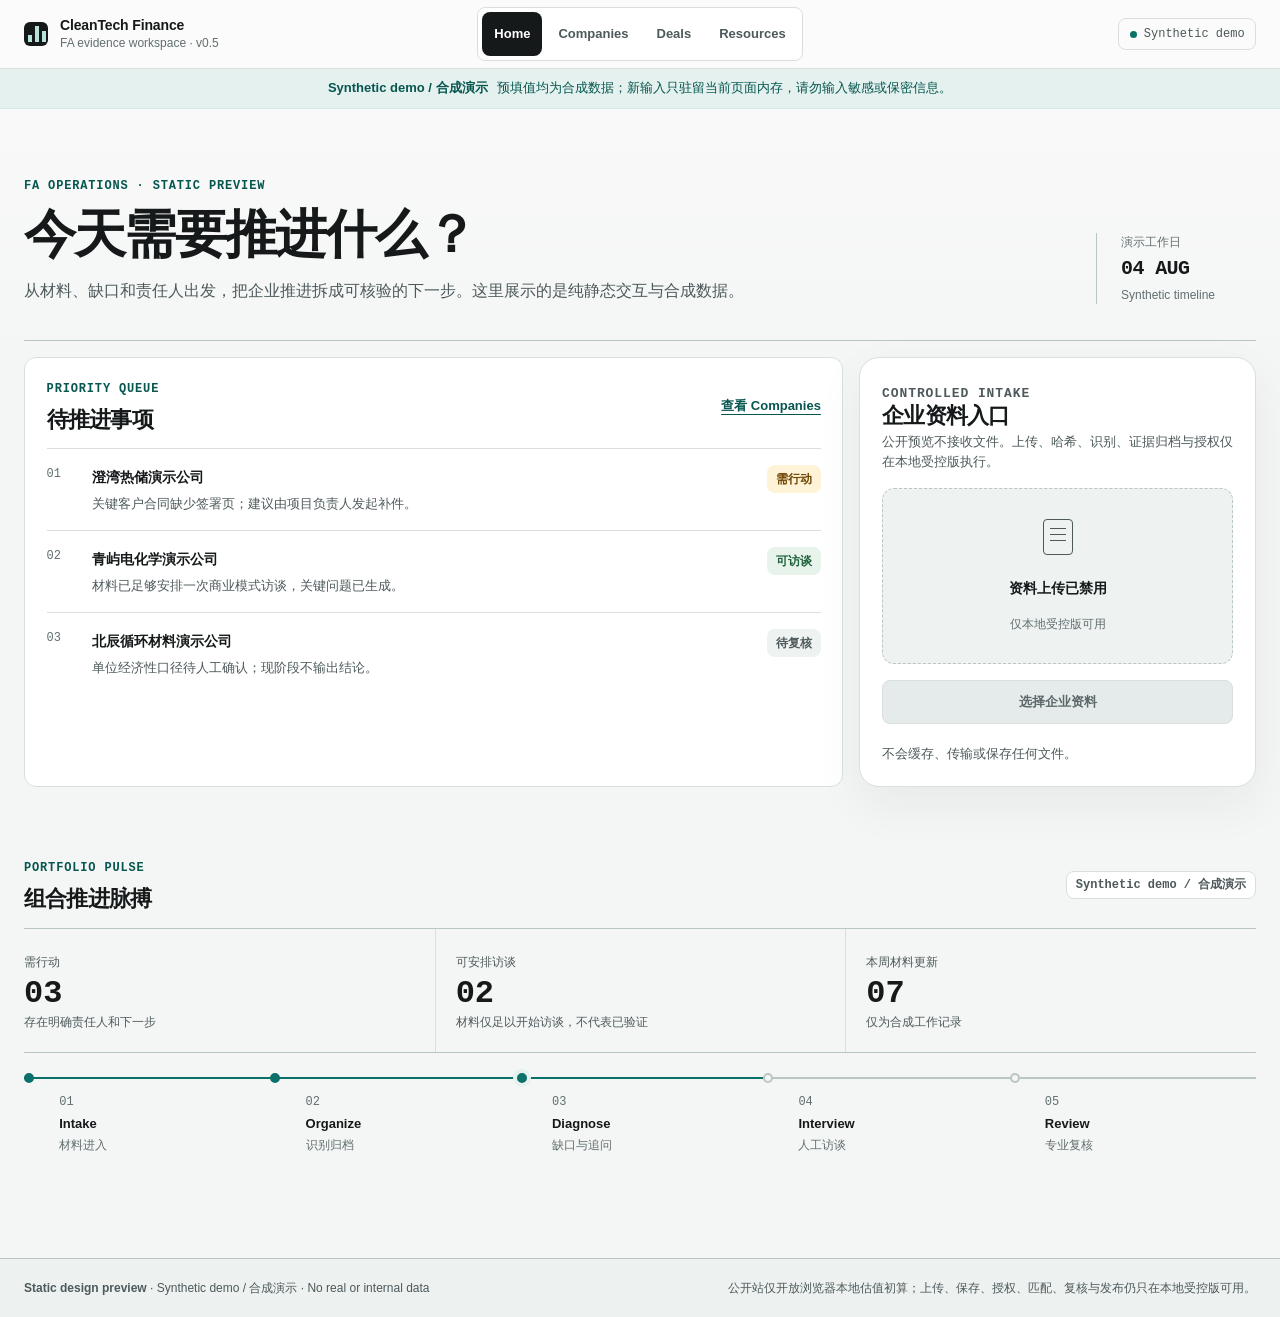
<file: public-preview/index.html>
<!doctype html>
<html lang="zh-CN">
  <head>
    <meta charset="utf-8">
    <meta name="viewport" content="width=device-width, initial-scale=1">
    <meta name="robots" content="noindex,nofollow,noarchive,nosnippet,noimageindex">
    <meta name="color-scheme" content="light">
    <meta
      name="description"
      content="CleanTech Finance 静态设计预览。页面仅包含 Synthetic demo / 合成演示数据。"
    >
    <title>CleanTech Finance · Synthetic demo</title>
    <link rel="icon" href="data:,">
    <link rel="stylesheet" href="styles.css?v=20260804-1">
    <script src="valuation-calculator.js?v=20260804-1" defer></script>
    <script src="app.js?v=20260804-1" defer></script>
  </head>
  <body>
    <a class="skip-link" href="#main-content">跳到主要内容</a>

    <header class="app-header">
      <div class="header-inner">
        <a class="brand" href="#home" data-view-link="home" aria-label="CleanTech Finance 首页">
          <span class="brand-mark" aria-hidden="true"><i></i><i></i><i></i></span>
          <span class="brand-copy">
            <strong>CleanTech Finance</strong>
            <small>FA evidence workspace · v0.5</small>
          </span>
        </a>

        <nav class="global-nav" aria-label="主导航">
          <a href="#home" data-view-link="home">Home</a>
          <a href="#companies" data-view-link="companies">Companies</a>
          <a href="#deals" data-view-link="deals">Deals</a>
          <a href="#resources" data-view-link="resources">Resources</a>
        </nav>

        <div class="demo-badge" title="页面不包含真实企业、交易、政策、课程或导师数据">
          <span aria-hidden="true"></span>
          Synthetic demo
        </div>
      </div>
    </header>

    <main id="main-content" tabindex="-1">
      <aside class="demo-disclosure" role="note" aria-label="演示数据说明">
        <strong>Synthetic demo / 合成演示</strong>
        <span>预填值均为合成数据；新输入只驻留当前页面内存，请勿输入敏感或保密信息。</span>
      </aside>

      <section class="app-view home-view" data-view="home" aria-labelledby="home-title">
        <div class="home-heading page-shell">
          <div>
            <p class="eyebrow">FA OPERATIONS · STATIC PREVIEW</p>
            <h1 id="home-title" tabindex="-1">今天需要推进什么？</h1>
            <p class="lede">
              从材料、缺口和责任人出发，把企业推进拆成可核验的下一步。这里展示的是纯静态交互与合成数据。
            </p>
          </div>
          <div class="date-block" aria-label="演示工作日">
            <span>演示工作日</span>
            <strong>04 AUG</strong>
            <small>Synthetic timeline</small>
          </div>
        </div>

        <div class="home-grid page-shell">
          <section class="priority-panel panel" aria-labelledby="priority-title">
            <div class="section-heading">
              <div>
                <p class="kicker">Priority queue</p>
                <h2 id="priority-title">待推进事项</h2>
              </div>
              <a class="text-link" href="#companies" data-view-link="companies">查看 Companies</a>
            </div>
            <ol class="priority-list">
              <li>
                <span class="priority-index">01</span>
                <div>
                  <strong>澄湾热储演示公司</strong>
                  <p>关键客户合同缺少签署页；建议由项目负责人发起补件。</p>
                </div>
                <span class="status-chip warning">需行动</span>
              </li>
              <li>
                <span class="priority-index">02</span>
                <div>
                  <strong>青屿电化学演示公司</strong>
                  <p>材料已足够安排一次商业模式访谈，关键问题已生成。</p>
                </div>
                <span class="status-chip ready">可访谈</span>
              </li>
              <li>
                <span class="priority-index">03</span>
                <div>
                  <strong>北辰循环材料演示公司</strong>
                  <p>单位经济性口径待人工确认；现阶段不输出结论。</p>
                </div>
                <span class="status-chip neutral">待复核</span>
              </li>
            </ol>
          </section>

          <section class="intake-panel panel" aria-labelledby="intake-title">
            <div>
              <p class="kicker">Controlled intake</p>
              <h2 id="intake-title">企业资料入口</h2>
              <p>公开预览不接收文件。上传、哈希、识别、证据归档与授权仅在本地受控版执行。</p>
            </div>
            <div class="disabled-drop" aria-disabled="true">
              <span class="file-glyph" aria-hidden="true"></span>
              <strong>资料上传已禁用</strong>
              <small>仅本地受控版可用</small>
            </div>
            <button class="primary-button" type="button" disabled>选择企业资料</button>
            <p class="safety-note">不会缓存、传输或保存任何文件。</p>
          </section>
        </div>

        <section class="operations-section page-shell" aria-labelledby="operations-title">
          <div class="section-heading">
            <div>
              <p class="kicker">Portfolio pulse</p>
              <h2 id="operations-title">组合推进脉搏</h2>
            </div>
            <span class="synthetic-label">Synthetic demo / 合成演示</span>
          </div>
          <div class="metric-grid">
            <article>
              <span>需行动</span>
              <strong>03</strong>
              <p>存在明确责任人和下一步</p>
            </article>
            <article>
              <span>可安排访谈</span>
              <strong>02</strong>
              <p>材料仅足以开始访谈，不代表已验证</p>
            </article>
            <article>
              <span>本周材料更新</span>
              <strong>07</strong>
              <p>仅为合成工作记录</p>
            </article>
          </div>
          <ol class="workflow-rail" aria-label="企业推进工作流">
            <li class="is-active"><span>01</span><strong>Intake</strong><small>材料进入</small></li>
            <li class="is-active"><span>02</span><strong>Organize</strong><small>识别归档</small></li>
            <li class="is-current"><span>03</span><strong>Diagnose</strong><small>缺口与追问</small></li>
            <li><span>04</span><strong>Interview</strong><small>人工访谈</small></li>
            <li><span>05</span><strong>Review</strong><small>专业复核</small></li>
          </ol>
        </section>
      </section>

      <section class="app-view" data-view="companies" aria-labelledby="companies-title" hidden>
        <div class="page-shell product-page">
          <header class="page-heading">
            <div>
              <p class="eyebrow">PORTFOLIO OPERATIONS</p>
              <h1 id="companies-title" tabindex="-1">Companies</h1>
              <p>按“需行动、负责人、下一步”推进企业，不用汇总分数替代专业判断。</p>
            </div>
            <button class="primary-button" type="button" disabled>添加企业</button>
          </header>

          <div class="compact-metrics" aria-label="企业组合概览">
            <article><span>需行动</span><strong>3</strong><small>有明确缺口</small></article>
            <article><span>可访谈</span><strong>2</strong><small>仅表示材料够开始</small></article>
            <article><span>本周更新</span><strong>4</strong><small>合成记录</small></article>
          </div>

          <section class="portfolio-panel panel" aria-labelledby="company-list-title">
            <div class="section-heading portfolio-toolbar">
              <div>
                <p class="kicker">Decision queue</p>
                <h2 id="company-list-title">企业推进清单</h2>
              </div>
              <div class="filter-controls" role="search" aria-label="筛选企业">
                <label>
                  <span>搜索</span>
                  <input id="company-search" type="search" autocomplete="off" placeholder="企业或下一步">
                </label>
                <label>
                  <span>状态</span>
                  <select id="company-status">
                    <option value="all">全部状态</option>
                    <option value="action">需行动</option>
                    <option value="interview">可访谈</option>
                    <option value="review">待复核</option>
                    <option value="organized">已整理</option>
                  </select>
                </label>
              </div>
            </div>

            <p class="filter-summary" id="company-filter-summary" role="status" aria-live="polite"></p>
            <div class="table-wrap" tabindex="0" aria-describedby="company-table-help">
              <p class="visually-hidden" id="company-table-help">窄屏设备上企业记录会转换为纵向卡片。</p>
              <table class="company-table">
                <caption>合成演示企业推进记录</caption>
                <thead>
                  <tr>
                    <th scope="col">企业</th>
                    <th scope="col">状态</th>
                    <th scope="col">关键需求</th>
                    <th scope="col">负责人</th>
                    <th scope="col">更新</th>
                    <th scope="col">下一步</th>
                  </tr>
                </thead>
                <tbody id="company-table-body"></tbody>
              </table>
            </div>
            <div class="empty-state" id="company-empty" hidden>
              <strong>没有符合条件的合成企业</strong>
              <p>调整搜索词或状态筛选。</p>
            </div>
          </section>

          <section class="company-inspector panel" id="company-inspector" aria-labelledby="company-inspector-title" aria-live="polite">
            <div class="section-heading">
              <div>
                <p class="kicker">Selected company</p>
                <h2 id="company-inspector-title">选择一条企业记录</h2>
              </div>
              <span class="synthetic-label">Synthetic demo / 合成演示</span>
            </div>
            <p id="company-inspector-copy">查看当前缺口、证据边界和建议动作。此处不会写入或保存更改。</p>
            <dl class="inspector-grid" id="company-inspector-grid"></dl>
          </section>
        </div>
      </section>

      <section class="app-view" data-view="deals" aria-labelledby="deals-title" hidden>
        <div class="page-shell product-page deals-page">
          <header class="page-heading">
            <div>
              <p class="eyebrow">TRANSACTION WORKSPACE</p>
              <h1 id="deals-title" tabindex="-1">Deals</h1>
              <p>阶段、估值、复核与审计分开推进；四类 readiness 独立呈现，绝不合并为总分。</p>
            </div>
            <button class="primary-button" type="button" disabled>新建交易</button>
          </header>

          <div class="deal-layout">
            <aside class="deal-index panel" aria-labelledby="deal-index-title">
              <div class="section-heading compact-heading">
                <div>
                  <p class="kicker">Deal index</p>
                  <h2 id="deal-index-title">交易清单</h2>
                </div>
                <span>2 条</span>
              </div>
              <label class="stacked-field">
                <span>搜索交易</span>
                <input id="deal-search" type="search" autocomplete="off" placeholder="标的或负责人">
              </label>
              <div class="deal-list" id="deal-list" aria-live="polite"></div>
            </aside>

            <section class="deal-workbench panel" aria-labelledby="deal-record-title">
              <header class="deal-record-heading">
                <div>
                  <span class="synthetic-label">Synthetic demo / 合成演示</span>
                  <h2 id="deal-record-title">澄湾热储演示交易</h2>
                  <p id="deal-record-meta">买方演示主体 · 负责人：项目经理 A · 更新于 2 小时前</p>
                </div>
                <span class="status-chip warning" id="deal-stage-chip">初步接触</span>
              </header>

              <section class="readiness-section" aria-labelledby="readiness-title">
                <div class="section-heading compact-heading">
                  <div>
                    <p class="kicker">Independent readiness</p>
                    <h3 id="readiness-title">四项独立准备状态</h3>
                  </div>
                  <span class="no-score">不加权 · 不汇总 · 无总分</span>
                </div>
                <div class="readiness-grid" id="readiness-grid"></div>
              </section>

              <div class="deal-tabs" role="tablist" aria-label="交易工作区">
                <button type="button" role="tab" id="deal-tab-overview" aria-controls="deal-panel-overview" aria-selected="true" tabindex="0" data-deal-tab="overview">Overview</button>
                <button type="button" role="tab" id="deal-tab-stage" aria-controls="deal-panel-stage" aria-selected="false" tabindex="-1" data-deal-tab="stage">Stage</button>
                <button type="button" role="tab" id="deal-tab-valuation" aria-controls="deal-panel-valuation" aria-selected="false" tabindex="-1" data-deal-tab="valuation">Valuation</button>
                <button type="button" role="tab" id="deal-tab-review" aria-controls="deal-panel-review" aria-selected="false" tabindex="-1" data-deal-tab="review">Review</button>
                <button type="button" role="tab" id="deal-tab-audit" aria-controls="deal-panel-audit" aria-selected="false" tabindex="-1" data-deal-tab="audit">Audit</button>
              </div>

              <div class="deal-panel" role="tabpanel" id="deal-panel-overview" aria-labelledby="deal-tab-overview" data-deal-panel="overview" tabindex="0">
                <div class="overview-grid">
                  <section>
                    <p class="kicker">Next action</p>
                    <h3>补齐客户合同签署页</h3>
                    <p>当前文件只能证明合同草案存在，不能证明双方已完成签署。</p>
                    <dl class="detail-list">
                      <div><dt>负责人</dt><dd>项目经理 A</dd></div>
                      <div><dt>截止</dt><dd>演示日 + 3 天</dd></div>
                      <div><dt>影响范围</dt><dd>商业与财务准备状态</dd></div>
                    </dl>
                  </section>
                  <section>
                    <p class="kicker">Evidence boundary</p>
                    <h3>现有材料能说明什么</h3>
                    <ul class="plain-list">
                      <li>管理层提供过客户合作表述。</li>
                      <li>存在一份未签署的合同草案。</li>
                      <li>不能据此确认收入、回款或客户承诺。</li>
                    </ul>
                  </section>
                </div>
              </div>

              <div class="deal-panel" role="tabpanel" id="deal-panel-stage" aria-labelledby="deal-tab-stage" data-deal-panel="stage" tabindex="0" hidden>
                <div class="panel-intro">
                  <div><p class="kicker">Human-confirmed stage</p><h3>初步接触</h3></div>
                  <p>阶段必须由交易负责人确认，系统不根据材料自动推进。</p>
                </div>
                <ol class="stage-list">
                  <li class="complete"><span>01</span><div><strong>委托与边界</strong><small>合成委托范围已记录</small></div></li>
                  <li class="current"><span>02</span><div><strong>初步接触</strong><small>当前人工确认阶段</small></div></li>
                  <li><span>03</span><div><strong>材料交换与尽调</strong><small>尚未进入</small></div></li>
                  <li><span>04</span><div><strong>条款与谈判</strong><small>尚未进入</small></div></li>
                  <li><span>05</span><div><strong>签约与交割</strong><small>尚未进入</small></div></li>
                </ol>
                <button class="secondary-button" type="button" disabled>确认阶段变更</button>
                <p class="safety-note">阶段变更仅在本地受控版可用。</p>
              </div>

              <div class="deal-panel" role="tabpanel" id="deal-panel-valuation" aria-labelledby="deal-tab-valuation" data-deal-panel="valuation" tabindex="0" hidden>
                <div class="panel-intro">
                  <div>
                    <p class="kicker">Browser-local valuation</p>
                    <h3>先把重复算数交给工作站</h3>
                  </div>
                  <span class="status-chip ready">本机计算 · 不上传</span>
                </div>

                <form class="valuation-calculator" id="valuation-calculator-form">
                  <section class="valuation-inputs" aria-labelledby="valuation-inputs-title">
                    <header class="calculator-section-heading">
                      <div>
                        <span class="section-index">01</span>
                        <div>
                          <h4 id="valuation-inputs-title">输入假设</h4>
                          <p>合成示例已预填。金额和股数使用同一数量级。</p>
                        </div>
                      </div>
                      <div class="unit-controls">
                        <label for="valuation-currency">币种</label>
                        <select id="valuation-currency">
                          <option value="CNY">CNY</option>
                          <option value="USD">USD</option>
                          <option value="EUR">EUR</option>
                        </select>
                        <label for="valuation-unit">单位</label>
                        <select id="valuation-unit">
                          <option value="million">百万</option>
                          <option value="billion">十亿</option>
                        </select>
                      </div>
                    </header>

                    <fieldset class="calculator-fieldset">
                      <legend>FCFF forecast</legend>
                      <p class="field-help">未来五年企业自由现金流；允许显性期为负，但第 5 年必须大于 0。</p>
                      <div class="forecast-input-grid">
                        <label><span>Year 1</span><input id="valuation-fcff-1" type="number" inputmode="decimal" step="any" value="4.2" required></label>
                        <label><span>Year 2</span><input id="valuation-fcff-2" type="number" inputmode="decimal" step="any" value="6.3" required></label>
                        <label><span>Year 3</span><input id="valuation-fcff-3" type="number" inputmode="decimal" step="any" value="8.9" required></label>
                        <label><span>Year 4</span><input id="valuation-fcff-4" type="number" inputmode="decimal" step="any" value="11.8" required></label>
                        <label><span>Year 5</span><input id="valuation-fcff-5" type="number" inputmode="decimal" step="any" value="14.6" required></label>
                      </div>
                    </fieldset>

                    <div class="calculator-fieldsets-row">
                      <fieldset class="calculator-fieldset">
                        <legend>Discounting</legend>
                        <div class="compact-input-grid">
                          <label><span>WACC</span><span class="input-with-suffix"><input id="valuation-wacc" type="number" inputmode="decimal" min="0.0001" max="99" step="any" value="11.5" required><i>%</i></span></label>
                          <label><span>Terminal growth</span><span class="input-with-suffix"><input id="valuation-terminal-growth" type="number" inputmode="decimal" min="-99" max="99" step="0.1" value="2.5" required><i>%</i></span></label>
                          <label><span>折现时点</span><select id="valuation-discount-convention"><option value="period_end">Period-end</option><option value="mid_year">Mid-year</option></select></label>
                        </div>
                      </fieldset>

                      <fieldset class="calculator-fieldset">
                        <legend>EV → Equity bridge</legend>
                        <p class="field-help">简化桥接；未覆盖非经营资产、租赁、养老金等专业重分类项目。</p>
                        <div class="compact-input-grid bridge-input-grid">
                          <label><span>现金及类现金</span><input id="valuation-cash" type="number" inputmode="decimal" min="0" step="any" value="12.0" required></label>
                          <label><span>债务类项目</span><input id="valuation-debt" type="number" inputmode="decimal" min="0" step="any" value="24.5" required></label>
                          <label><span>其他债权及少数股东权益</span><input id="valuation-other-claims" type="number" inputmode="decimal" min="0" step="any" value="1.5" required></label>
                          <label><span>完全摊薄股数</span><input id="valuation-diluted-shares" type="number" inputmode="decimal" min="0.000001" step="any" value="18.0"></label>
                        </div>
                      </fieldset>
                    </div>

                    <details class="comps-cross-check">
                      <summary>自填倍数交叉检查 <span>Illustrative · 独立方法，不与 DCF 加权</span></summary>
                      <div class="comps-controls">
                        <label class="check-control"><input id="valuation-comps-enabled" type="checkbox"><span>同时运行交叉检查</span></label>
                        <label><span>口径</span><select id="valuation-comps-metric"><option value="EV/EBITDA">EV / EBITDA</option><option value="EV/Revenue">EV / Revenue</option></select></label>
                        <label><span>目标 LTM 指标</span><input id="valuation-comps-target" type="number" inputmode="decimal" min="0.000001" step="any" value="13.2"></label>
                        <label><span>低位</span><span class="input-with-suffix"><input id="valuation-comps-low" type="number" inputmode="decimal" min="0.000001" step="any" value="7.0"><i>×</i></span></label>
                        <label><span>中位</span><span class="input-with-suffix"><input id="valuation-comps-base" type="number" inputmode="decimal" min="0.000001" step="any" value="8.5"><i>×</i></span></label>
                        <label><span>高位</span><span class="input-with-suffix"><input id="valuation-comps-high" type="number" inputmode="decimal" min="0.000001" step="any" value="10.0"><i>×</i></span></label>
                      </div>
                    </details>

                    <div class="calculator-actions">
                      <button class="primary-button" id="run-valuation-calculator" type="button">运行初步估值</button>
                      <button class="secondary-button" id="reset-valuation-calculator" type="button">恢复合成示例</button>
                      <span>仅在当前浏览器内计算，不发送、不保存。</span>
                    </div>
                    <div class="calculator-error" id="valuation-calculator-error" role="alert" hidden></div>
                  </section>

                  <section class="valuation-output" id="valuation-output" aria-labelledby="valuation-output-title" aria-live="polite" hidden>
                    <header class="calculator-section-heading output-heading">
                      <div>
                        <span class="section-index">02</span>
                        <div>
                          <h4 id="valuation-output-title">初算结果</h4>
                          <p>Calculation integrity 与 decision readiness 分开呈现。</p>
                        </div>
                      </div>
                      <div class="valuation-status-pair">
                        <span id="valuation-integrity-status">完整性：待运行</span>
                        <span id="valuation-readiness-status">可用性：待运行</span>
                      </div>
                    </header>

                    <div class="valuation-result-grid">
                      <article><span>DCF enterprise value</span><strong id="valuation-dcf-ev">—</strong><small>永续增长法</small></article>
                      <article><span>DCF equity value</span><strong id="valuation-dcf-equity">—</strong><small>完成 EV → Equity 桥接</small></article>
                      <article><span>DCF value / share</span><strong id="valuation-dcf-per-share">—</strong><small>仅在股数口径一致时有效</small></article>
                      <article><span>Terminal value / EV</span><strong id="valuation-terminal-share">—</strong><small>高于 75% 将触发提示</small></article>
                    </div>

                    <section class="comps-result" id="valuation-comps-result" aria-labelledby="valuation-comps-result-title">
                      <div>
                        <span>Illustrative multiple cross-check</span>
                        <h5 id="valuation-comps-result-title">—</h5>
                        <p id="valuation-comps-result-copy">运行后显示独立的市场参考区间。</p>
                      </div>
                      <dl>
                        <div><dt>Low EV</dt><dd id="valuation-comps-low-output">—</dd></div>
                        <div><dt>Base EV</dt><dd id="valuation-comps-base-output">—</dd></div>
                        <div><dt>High EV</dt><dd id="valuation-comps-high-output">—</dd></div>
                      </dl>
                    </section>

                    <section class="sensitivity-section" aria-labelledby="valuation-sensitivity-title">
                      <div class="sensitivity-heading">
                        <div><span>Control range</span><h5 id="valuation-sensitivity-title">WACC × Terminal growth</h5></div>
                        <p>单元格显示企业价值；— 表示 WACC ≤ g，禁止计算。</p>
                      </div>
                      <div class="sensitivity-scroll" tabindex="0" aria-label="估值敏感性表，可横向滚动">
                        <table class="sensitivity-table">
                          <caption>WACC 与终值增长率变化下的 DCF 企业价值敏感性</caption>
                          <thead><tr id="valuation-sensitivity-head"></tr></thead>
                          <tbody id="valuation-sensitivity-body"></tbody>
                        </table>
                      </div>
                    </section>

                    <section class="valuation-warnings" aria-labelledby="valuation-warnings-title">
                      <h5 id="valuation-warnings-title">复核提示</h5>
                      <ul id="valuation-warning-list"></ul>
                    </section>
                  </section>
                </form>

                <div class="boundary-callout">
                  <strong>这是什么，不是什么</strong>
                  <p>这是用于减轻重复算数的 screen-grade 初算，不是投资意见、正式估值意见或事实认定。正式工作流仍需来源、版本哈希、三情景、人工复核与批准。</p>
                </div>
              </div>

              <div class="deal-panel" role="tabpanel" id="deal-panel-review" aria-labelledby="deal-tab-review" data-deal-panel="review" tabindex="0" hidden>
                <div class="panel-intro">
                  <div><p class="kicker">Human review</p><h3>复核门禁</h3></div>
                  <span class="status-chip neutral">2 项待处理</span>
                </div>
                <ul class="review-list">
                  <li><span class="review-state done">已记录</span><div><strong>主体与交易范围</strong><p>合成工作区已记录边界。</p></div></li>
                  <li><span class="review-state pending">待复核</span><div><strong>关键财务口径</strong><p>单位经济性口径需由专业人员确认。</p></div></li>
                  <li><span class="review-state pending">待补件</span><div><strong>客户合同证据</strong><p>缺少签署页与回款证据。</p></div></li>
                </ul>
                <button class="primary-button" type="button" disabled>提交人工复核</button>
              </div>

              <div class="deal-panel" role="tabpanel" id="deal-panel-audit" aria-labelledby="deal-tab-audit" data-deal-panel="audit" tabindex="0" hidden>
                <div class="panel-intro">
                  <div><p class="kicker">Audit trail</p><h3>合成审计记录</h3></div>
                  <span class="synthetic-label">只读演示</span>
                </div>
                <ol class="audit-list">
                  <li><time datetime="2026-08-04T09:30:00+08:00">09:30</time><div><strong>交易工作区建立</strong><p>Actor: Demo operator · 合成事件</p></div></li>
                  <li><time datetime="2026-08-04T10:15:00+08:00">10:15</time><div><strong>阶段由人工确认</strong><p>从“委托与边界”进入“初步接触”。</p></div></li>
                  <li><time datetime="2026-08-04T11:05:00+08:00">11:05</time><div><strong>关键缺口登记</strong><p>客户合同签署页待补充。</p></div></li>
                </ol>
              </div>
            </section>
          </div>
        </div>
      </section>

      <section class="app-view" data-view="resources" aria-labelledby="resources-title" hidden>
        <div class="page-shell product-page resources-page">
          <header class="page-heading">
            <div>
              <p class="eyebrow">REFERENCE DIRECTORY</p>
              <h1 id="resources-title" tabindex="-1">Resources</h1>
              <p>政策、课程和导师分开管理；本页全部为合成目录，不提供真实匹配或官方政策结论。</p>
            </div>
            <button class="secondary-button" type="button" disabled>导入资源目录</button>
          </header>

          <div class="resource-boundary" role="note">
            <strong>政策数据说明</strong>
            <p>政策条目仅为界面结构样例，不对应任何真实文件、机构或有效政策。正式使用必须回到官方原文逐条核验。</p>
          </div>

          <section class="resource-panel panel" aria-labelledby="resource-directory-title">
            <div class="section-heading resource-toolbar">
              <div>
                <p class="kicker">Curated directory</p>
                <h2 id="resource-directory-title">资源目录</h2>
              </div>
              <div class="filter-controls" role="search" aria-label="筛选资源">
                <label>
                  <span>搜索</span>
                  <input id="resource-search" type="search" autocomplete="off" placeholder="名称或适用场景">
                </label>
              </div>
            </div>

            <div class="resource-tabs" role="tablist" aria-label="资源类型">
              <button type="button" role="tab" aria-selected="true" tabindex="0" data-resource-kind="policy">政策说明 <span>2</span></button>
              <button type="button" role="tab" aria-selected="false" tabindex="-1" data-resource-kind="course">课程 <span>2</span></button>
              <button type="button" role="tab" aria-selected="false" tabindex="-1" data-resource-kind="mentor">导师 <span>2</span></button>
            </div>
            <p class="filter-summary" id="resource-filter-summary" role="status" aria-live="polite"></p>
            <ul class="resource-list" id="resource-list"></ul>
            <div class="empty-state" id="resource-empty" hidden>
              <strong>没有符合条件的合成资源</strong>
              <p>调整搜索词或切换资源类型。</p>
            </div>
          </section>
        </div>
      </section>
    </main>

    <footer class="app-footer">
      <div class="page-shell">
        <p><strong>Static design preview</strong> · Synthetic demo / 合成演示 · No real or internal data</p>
        <p>公开站仅开放浏览器本地估值初算；上传、保存、授权、匹配、复核与发布仍只在本地受控版可用。</p>
      </div>
    </footer>

    <div class="live-region visually-hidden" id="live-region" role="status" aria-live="polite"></div>
    <noscript>
      <div class="noscript-banner">此静态预览需要 JavaScript 才能切换视图；页面仍不会发起任何网络请求。</div>
    </noscript>
  </body>
</html>
</file>
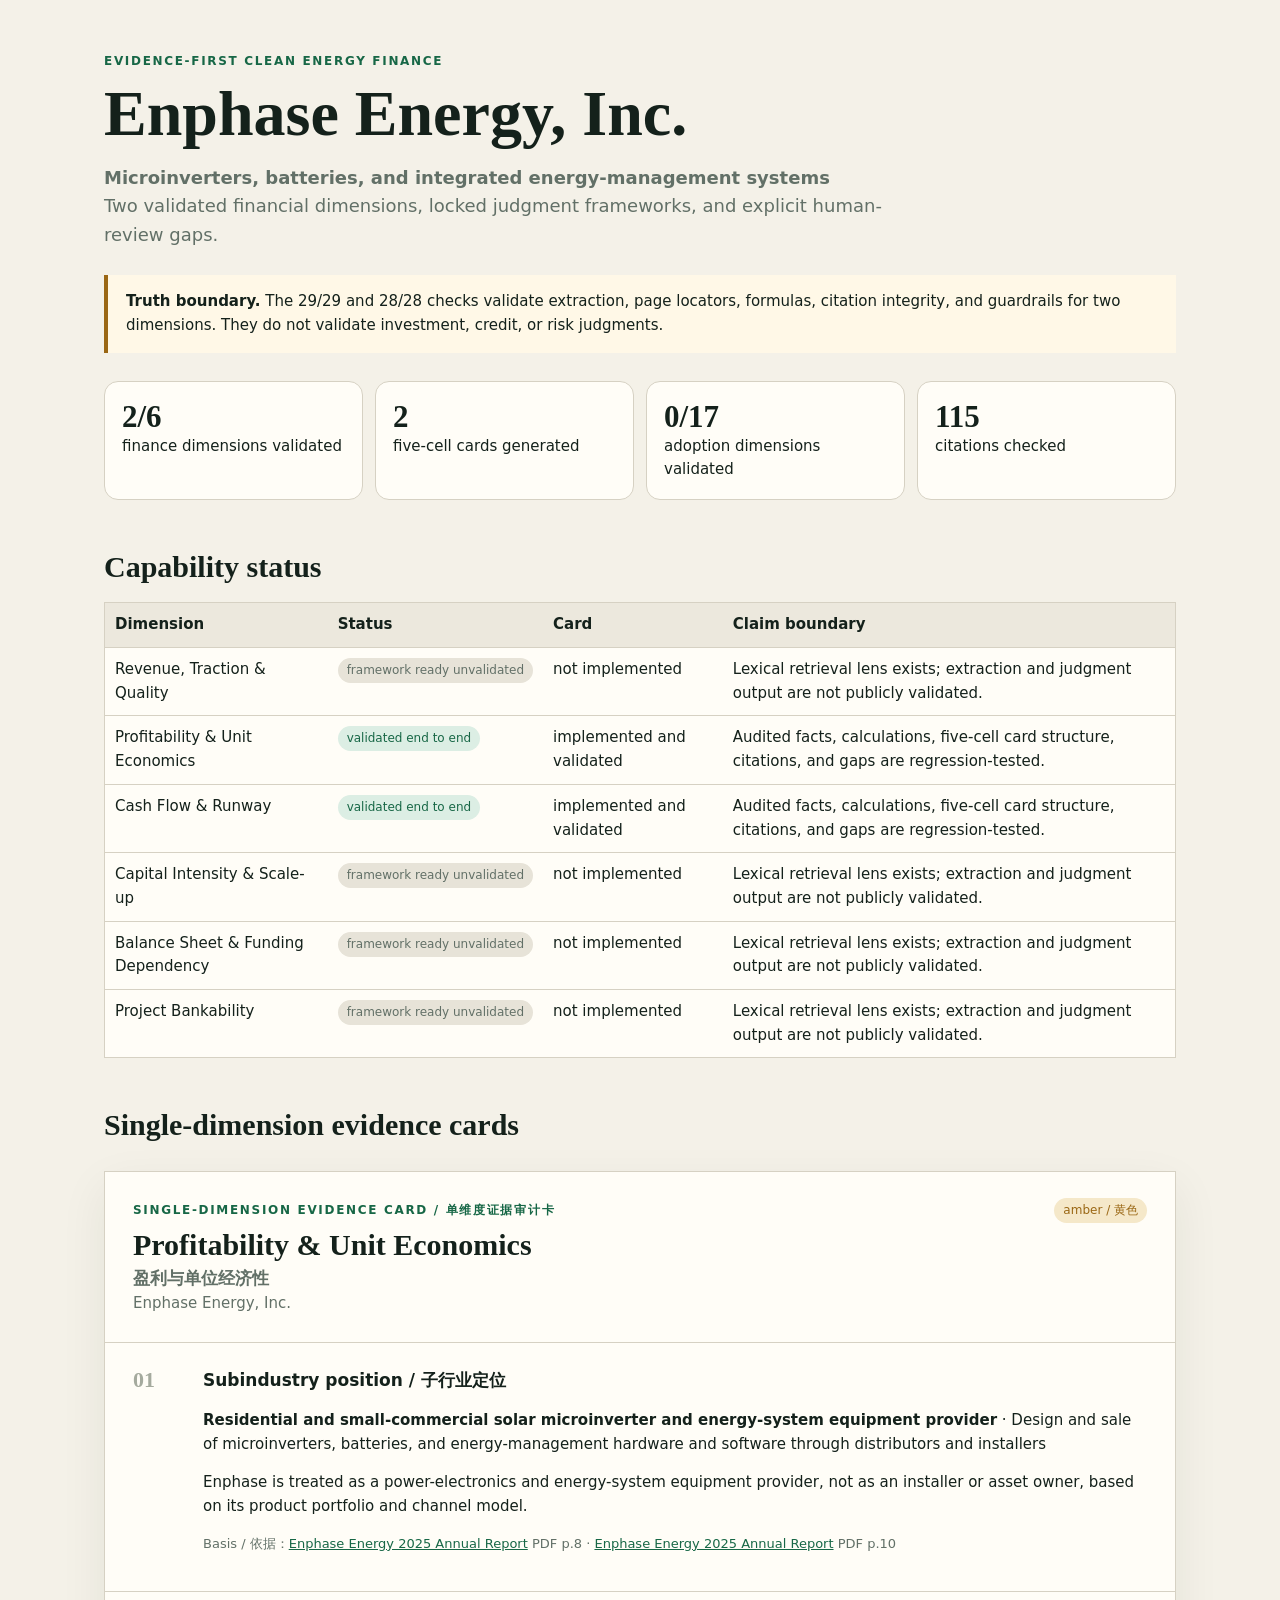
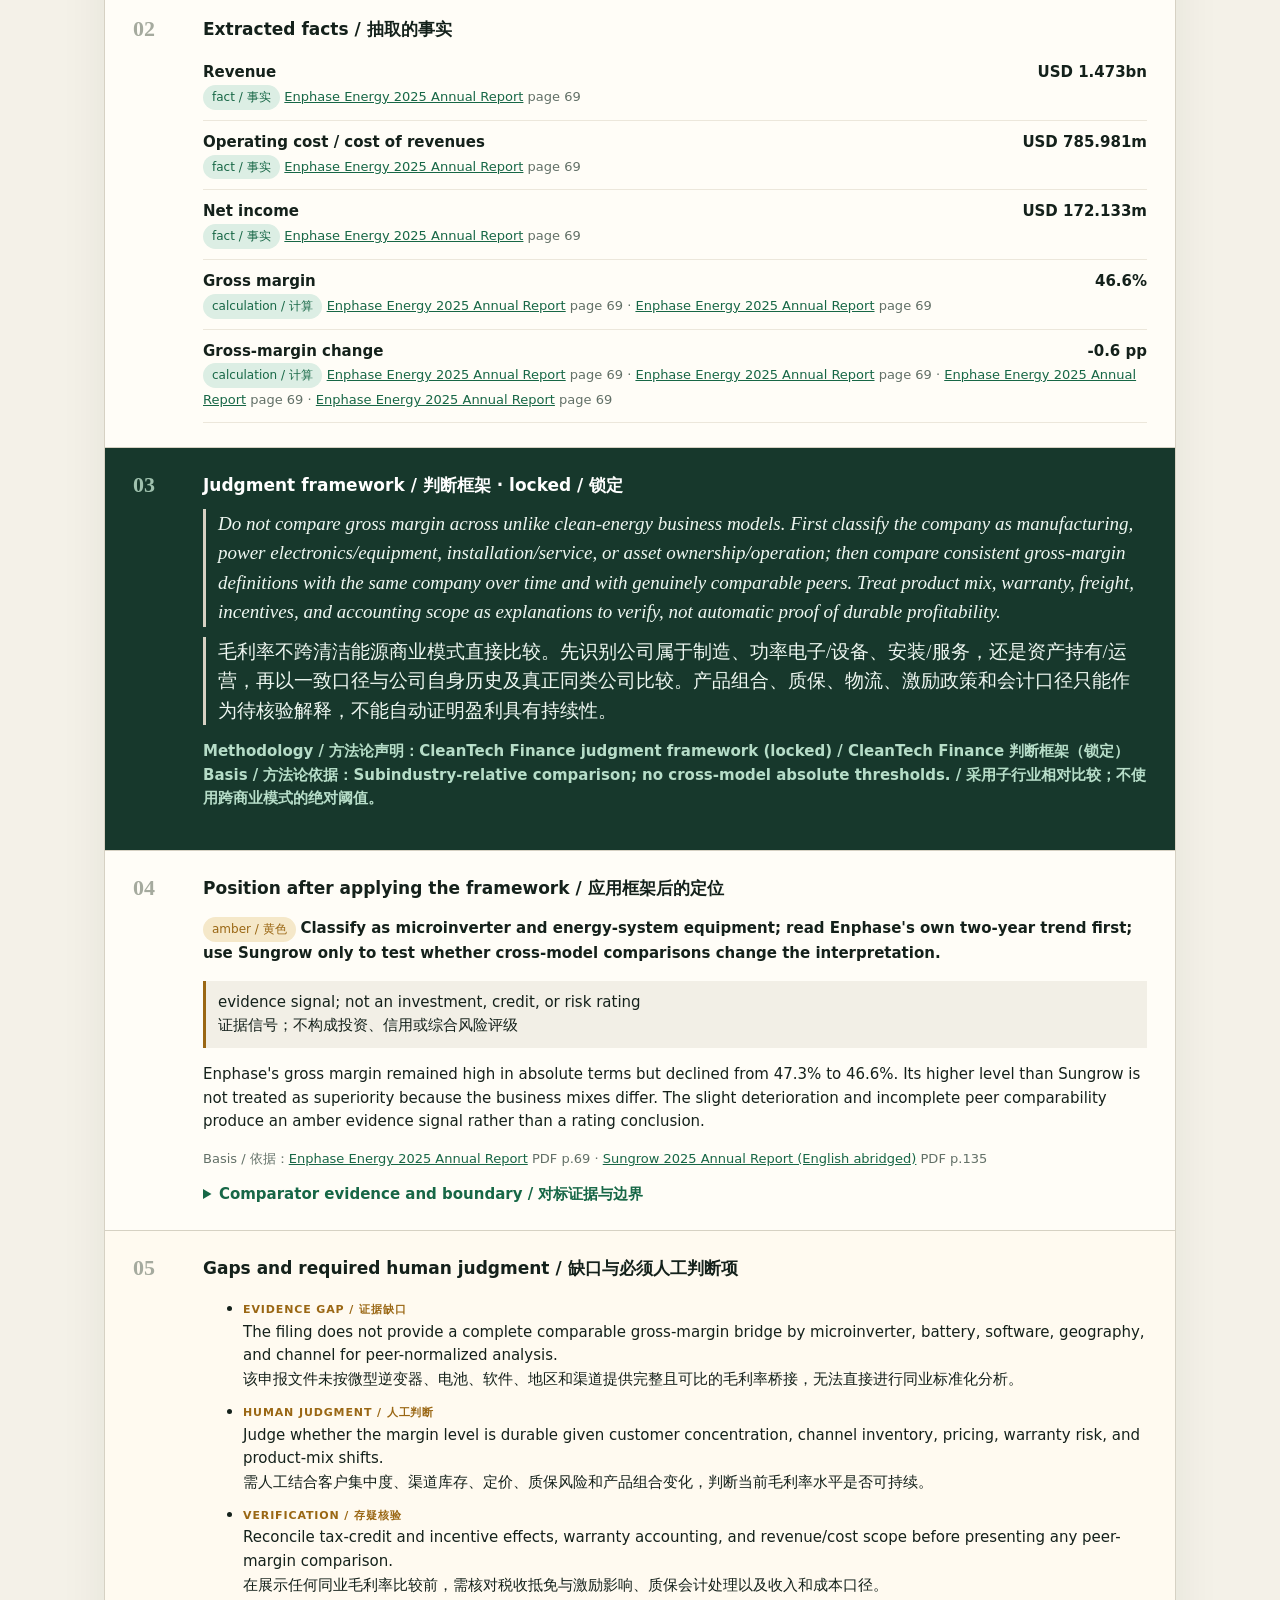
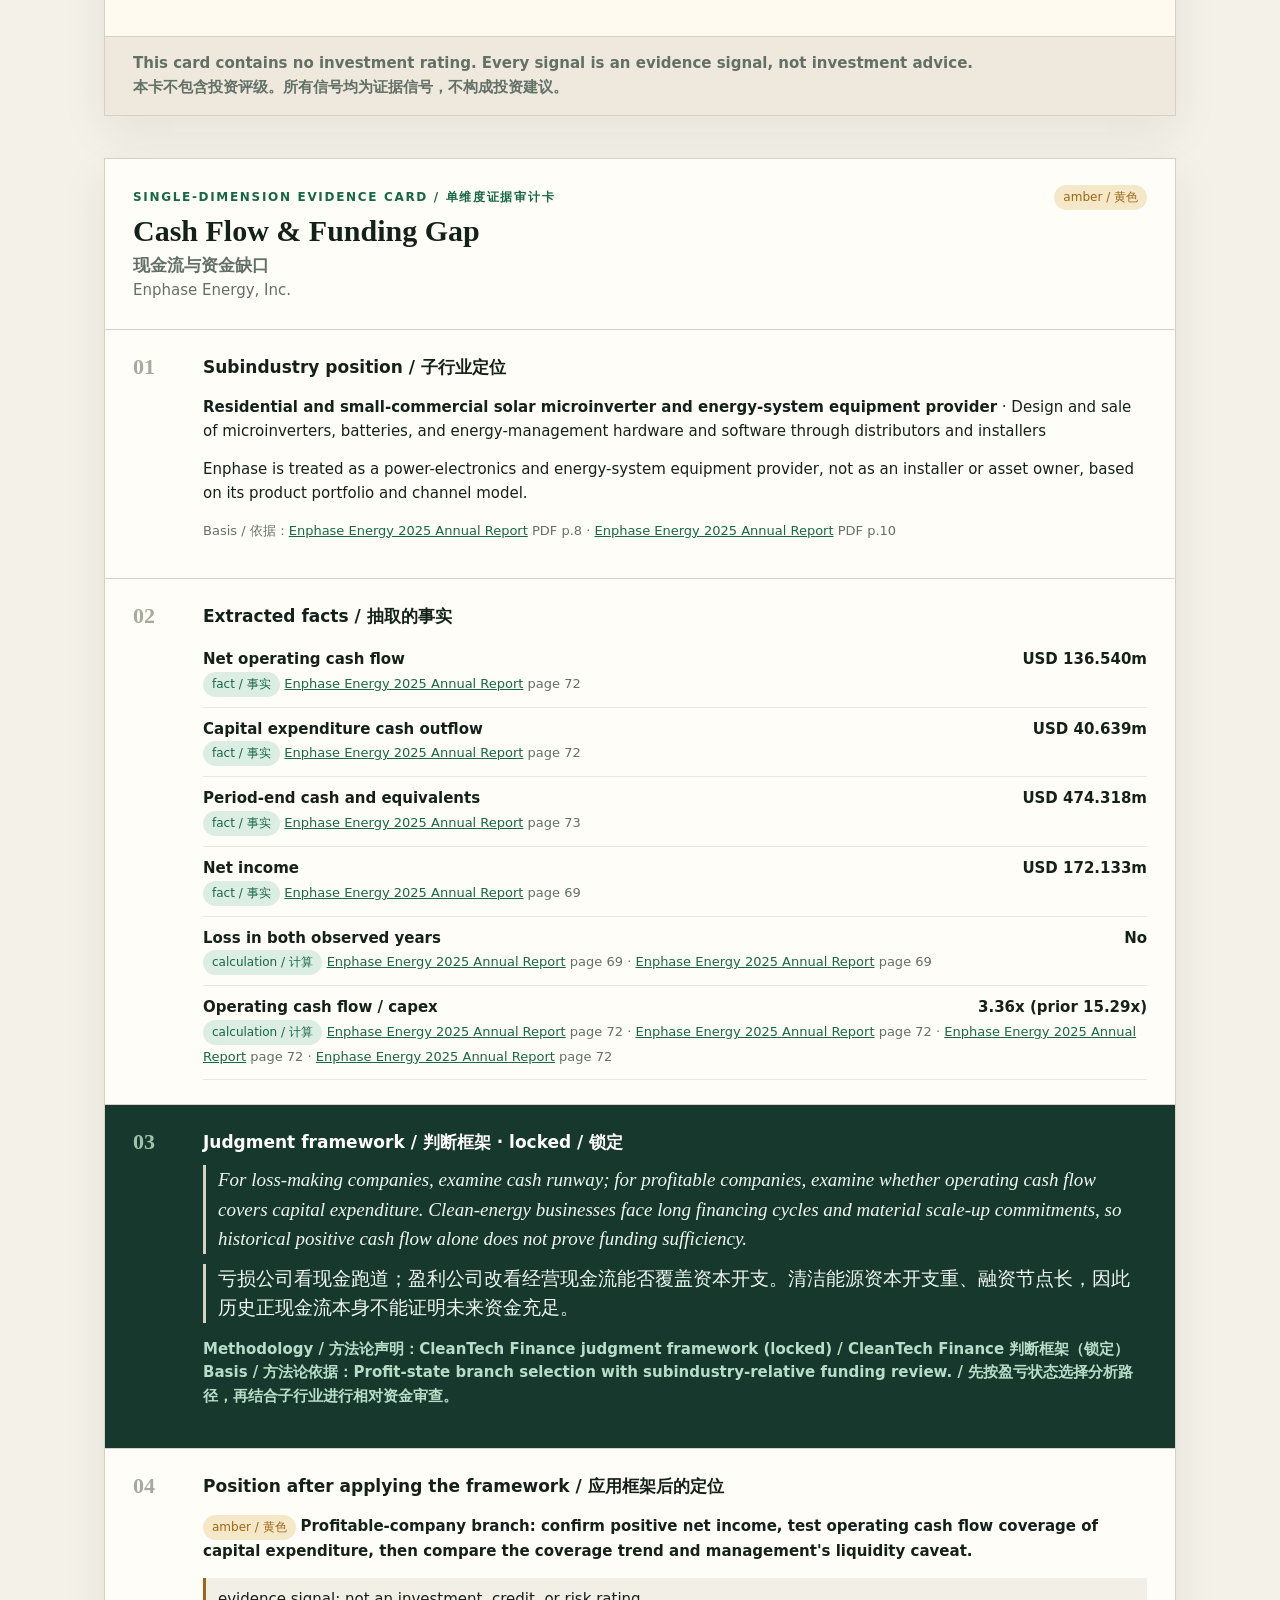
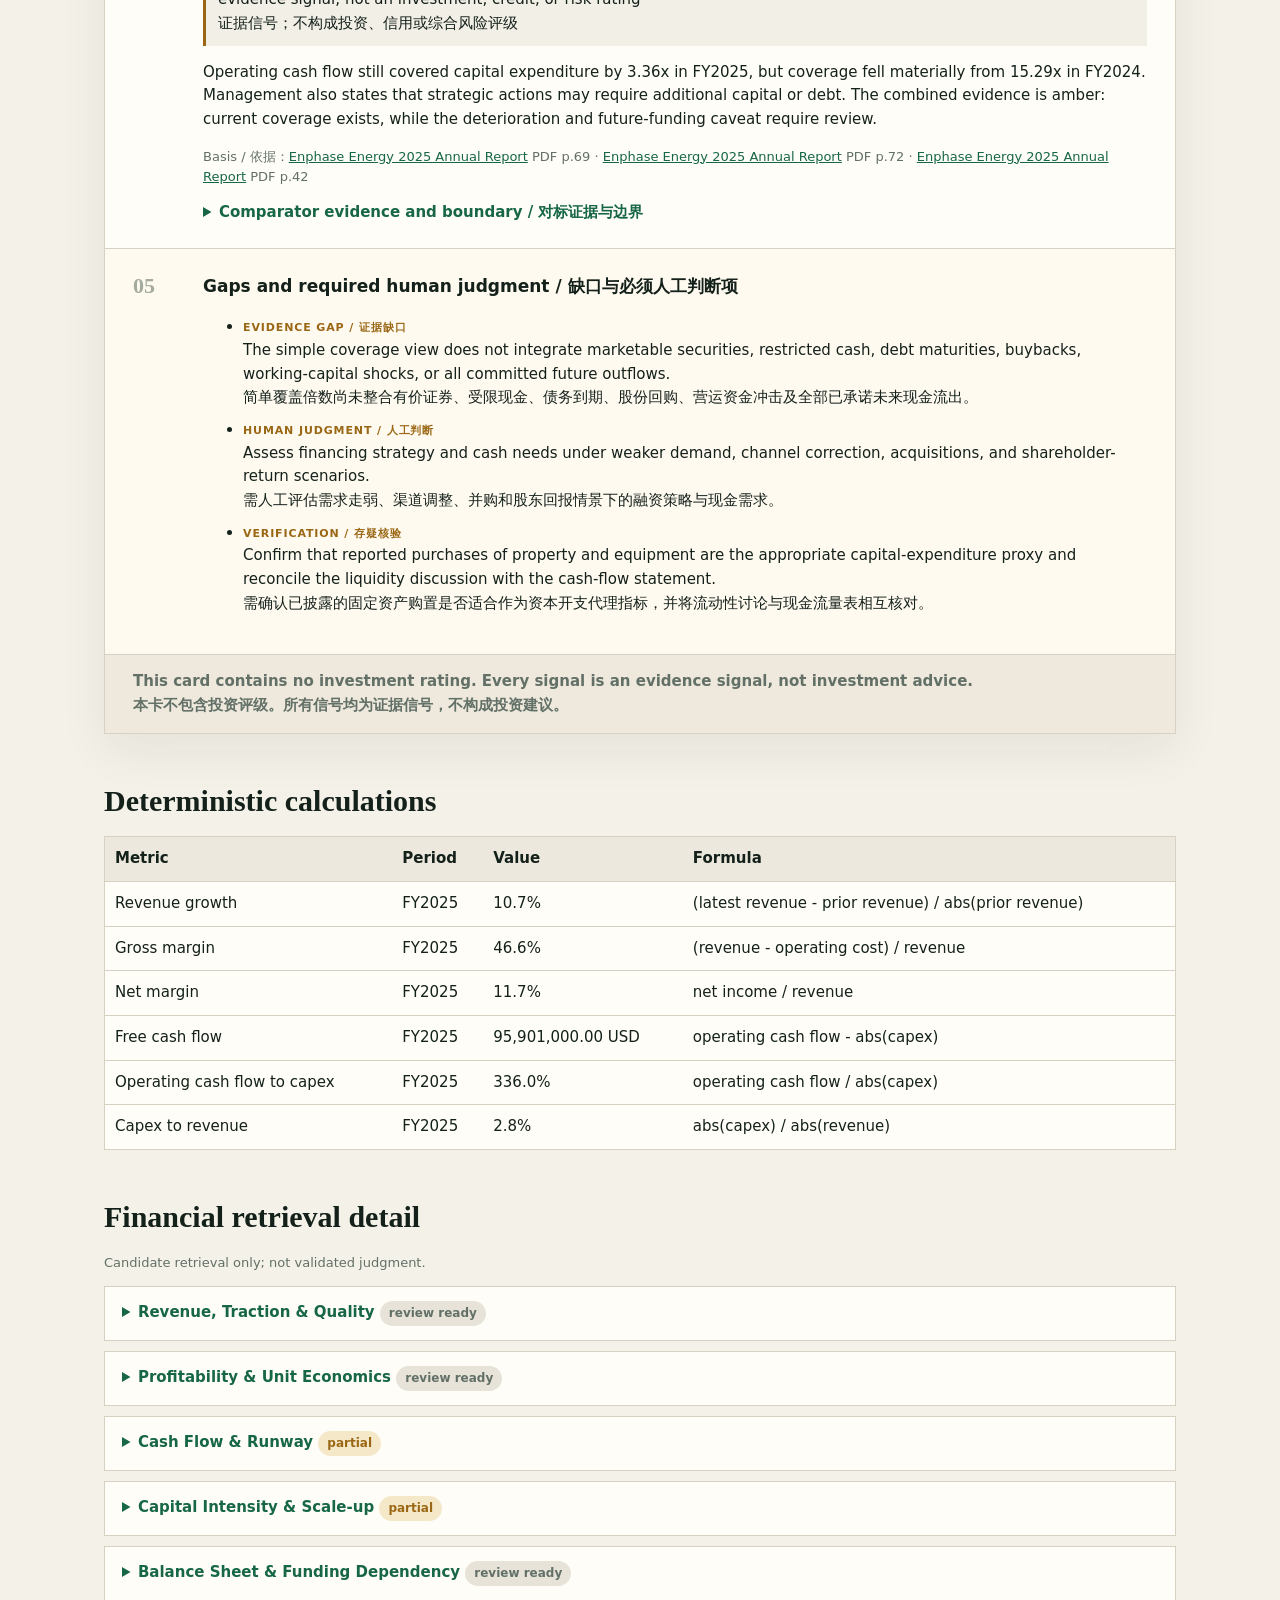
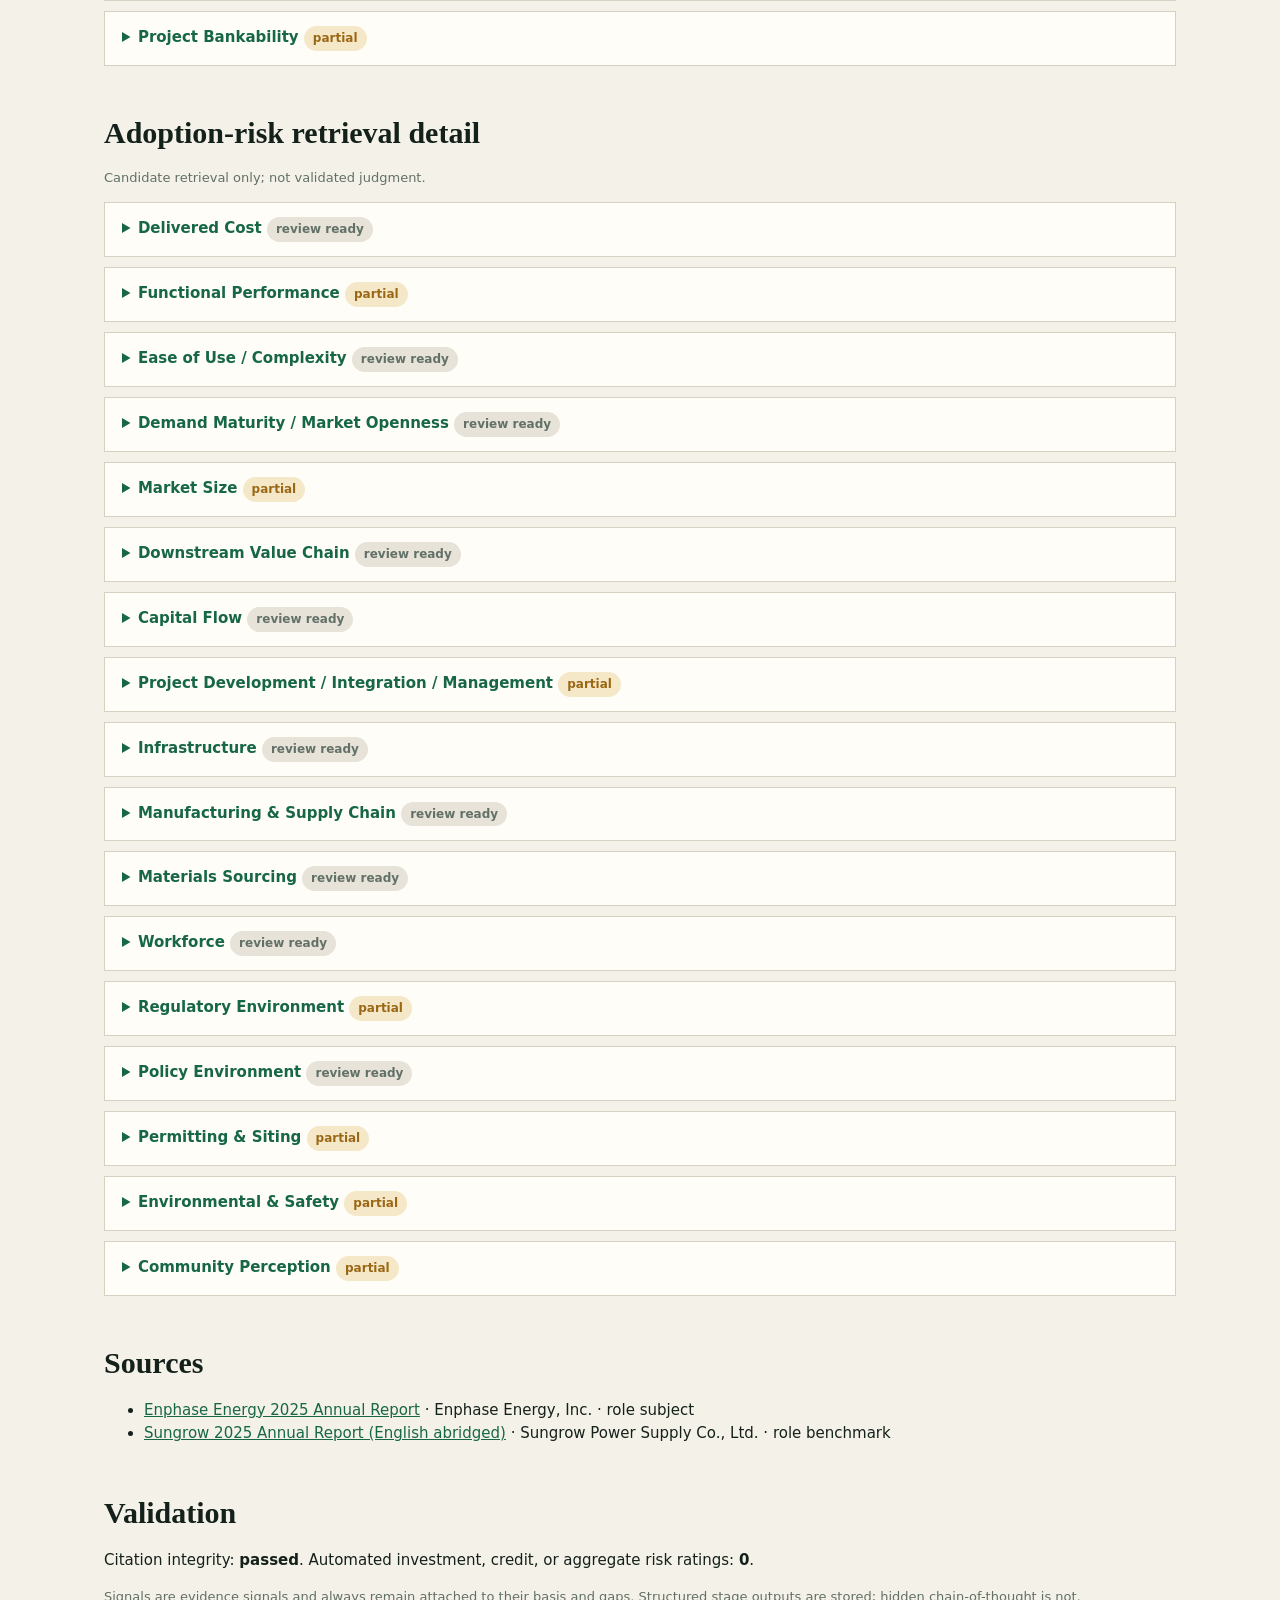
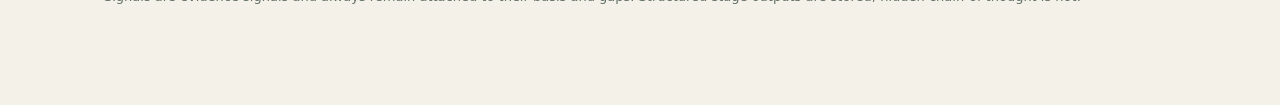
<file: outputs/release-gate-v0.2.1/enphase/report.html>
<!doctype html><html lang="en"><head><meta charset="utf-8"><meta name="viewport" content="width=device-width,initial-scale=1">
<title>Enphase Energy, Inc. — CleanTech Finance Evidence Audit</title><style>
:root{--ink:#14211b;--muted:#627067;--paper:#f4f1e8;--panel:#fffdf7;--green:#176746;--amber:#9a6714;--red:#a33d33;--line:#d6d1c3;--deep:#17382c}
*{box-sizing:border-box}body{margin:0;background:var(--paper);color:var(--ink);font:15px/1.58 system-ui,-apple-system,Segoe UI,sans-serif}
main{max-width:1120px;min-width:0;margin:auto;padding:52px 24px 84px}h1{font:700 clamp(36px,6vw,64px)/1.02 Georgia,serif;margin:.15em 0;max-width:900px}
h2{font:700 30px/1.15 Georgia,serif;margin:50px 0 18px}h3{margin:0 0 8px;font-size:17px}a{color:var(--green)}
.eyebrow,.kicker{letter-spacing:.14em;text-transform:uppercase;color:var(--green);font-weight:800;font-size:12px}.lede{font-size:18px;color:var(--muted);max-width:800px}
.notice{border-left:4px solid var(--amber);background:#fff8e7;padding:15px 18px;margin:26px 0}.stats{display:grid;grid-template-columns:repeat(4,1fr);gap:12px;margin:28px 0}
.stat{background:var(--panel);border:1px solid var(--line);border-radius:14px;padding:17px}.stat strong{display:block;font:700 31px Georgia,serif}
.badge{display:inline-block;border-radius:999px;padding:3px 9px;background:#e7e3d8;color:var(--muted);font-size:12px;white-space:nowrap}
.badge.green,.badge.validated_end_to_end,.badge.fact,.badge.calculation{background:#dceee4;color:var(--green)}.badge.amber,.badge.partial{background:#f5e8c9;color:var(--amber)}
.badge.red,.badge.gap{background:#f1d9d5;color:var(--red)}.meta{font-size:13px;color:var(--muted)}table{width:100%;border-collapse:collapse;background:var(--panel);border:1px solid var(--line)}
th,td{padding:10px;border-bottom:1px solid var(--line);text-align:left;vertical-align:top}th{background:#ece8dd}.dimension-card{margin:28px 0 42px;border:1px solid var(--line);background:var(--panel);box-shadow:0 16px 45px rgba(28,38,31,.07)}
.dimension-head{display:flex;justify-content:space-between;gap:20px;padding:26px 28px;border-bottom:1px solid var(--line);align-items:flex-start}.dimension-head h2{margin:6px 0 2px}.dimension-head p{margin:0;color:var(--muted)}
.cell{display:grid;grid-template-columns:52px 1fr;gap:18px;padding:24px 28px;border-bottom:1px solid var(--line)}.cell-no{font:700 22px Georgia,serif;color:#a5aa9e}.framework{background:var(--deep);color:#fff}
.framework .cell-no,.framework .meta{color:#9fc1ae}.framework blockquote{font:italic 19px/1.55 Georgia,serif;margin:10px 0;color:#eef7f1}.framework blockquote.zh{font-style:normal}.methodology{font-weight:700;color:#b6ddc8}.fact-list{list-style:none;padding:0;margin:0}.fact-list li{padding:10px 0;border-bottom:1px solid #ece7db}
.fact-list li>div:first-child{display:flex;justify-content:space-between;gap:18px}.fact-value{font-variant-numeric:tabular-nums;font-weight:700}.gaps{background:#fffaf0}.gaps li{margin:8px 0}.gap-kind{display:inline-block;min-width:130px;color:var(--amber);font-weight:800;text-transform:uppercase;font-size:11px;letter-spacing:.08em}
.dimension-card footer{padding:15px 28px;background:#eee9dc;color:var(--muted);font-weight:700}.zh,.title-zh{display:block}.title-zh{font:600 .58em/1.35 system-ui,-apple-system,Segoe UI,sans-serif;margin-top:5px;color:var(--muted)}.framework .title-zh{color:#b6ddc8}.signal-note{padding:10px 12px;background:#f2efe6;border-left:3px solid var(--amber)}.gap-text{display:block}.retrieval{background:var(--panel);border:1px solid var(--line);padding:14px 17px;margin:10px 0}.retrieval summary{cursor:pointer;font-weight:700}
blockquote{border-left:3px solid var(--line);padding-left:12px;color:var(--muted)}details summary{cursor:pointer;color:var(--green);font-weight:700}
section,details,li,blockquote{min-width:0}a,blockquote,.retrieval li{overflow-wrap:anywhere;word-break:break-word}
@media(max-width:760px){.stats{grid-template-columns:1fr 1fr}.cell{grid-template-columns:28px 1fr;gap:10px;padding:20px 14px}.cell-no{font-size:18px}.framework blockquote{font-size:16px;line-height:1.48}.dimension-head{padding:22px 16px}.fact-list li>div:first-child{display:block}table{display:block;max-width:100%;overflow-x:auto;font-size:12px}}
</style></head><body><main>
<div class="eyebrow">Evidence-first clean energy finance</div><h1>Enphase Energy, Inc.</h1>
<p class="lede"><strong>Microinverters, batteries, and integrated energy-management systems</strong><br>Two validated financial dimensions, locked judgment frameworks, and explicit human-review gaps.</p>
<div class="notice"><strong>Truth boundary.</strong> The 29/29 and 28/28 checks validate extraction, page locators, formulas, citation integrity, and guardrails for two dimensions. They do not validate investment, credit, or risk judgments.</div>
<div class="stats"><div class="stat"><strong>2/6</strong>finance dimensions validated</div>
<div class="stat"><strong>2</strong>five-cell cards generated</div>
<div class="stat"><strong>0/17</strong>adoption dimensions validated</div>
<div class="stat"><strong>115</strong>citations checked</div></div>
<section><h2>Capability status</h2><table><thead><tr><th>Dimension</th><th>Status</th><th>Card</th><th>Claim boundary</th></tr></thead><tbody><tr><td>Revenue, Traction &amp; Quality</td><td><span class="badge framework_ready_unvalidated">framework ready unvalidated</span></td><td>not implemented</td><td>Lexical retrieval lens exists; extraction and judgment output are not publicly validated.</td></tr><tr><td>Profitability &amp; Unit Economics</td><td><span class="badge validated_end_to_end">validated end to end</span></td><td>implemented and validated</td><td>Audited facts, calculations, five-cell card structure, citations, and gaps are regression-tested.</td></tr><tr><td>Cash Flow &amp; Runway</td><td><span class="badge validated_end_to_end">validated end to end</span></td><td>implemented and validated</td><td>Audited facts, calculations, five-cell card structure, citations, and gaps are regression-tested.</td></tr><tr><td>Capital Intensity &amp; Scale-up</td><td><span class="badge framework_ready_unvalidated">framework ready unvalidated</span></td><td>not implemented</td><td>Lexical retrieval lens exists; extraction and judgment output are not publicly validated.</td></tr><tr><td>Balance Sheet &amp; Funding Dependency</td><td><span class="badge framework_ready_unvalidated">framework ready unvalidated</span></td><td>not implemented</td><td>Lexical retrieval lens exists; extraction and judgment output are not publicly validated.</td></tr><tr><td>Project Bankability</td><td><span class="badge framework_ready_unvalidated">framework ready unvalidated</span></td><td>not implemented</td><td>Lexical retrieval lens exists; extraction and judgment output are not publicly validated.</td></tr></tbody></table></section>
<section><h2>Single-dimension evidence cards</h2>
<article class="dimension-card">
  <header class="dimension-head"><div><span class="kicker">Single-dimension evidence card / 单维度证据审计卡</span>
    <h2>Profitability &amp; Unit Economics<span class="title-zh">盈利与单位经济性</span></h2><p>Enphase Energy, Inc.</p></div>
    <span class="badge amber">amber / 黄色</span></header>
  <section class="cell"><div class="cell-no">01</div><div><h3>Subindustry position / 子行业定位</h3>
    <p><strong>Residential and small-commercial solar microinverter and energy-system equipment provider</strong> · Design and sale of microinverters, batteries, and energy-management hardware and software through distributors and installers</p>
    <p>Enphase is treated as a power-electronics and energy-system equipment provider, not as an installer or asset owner, based on its product portfolio and channel model.</p><p class="meta">Basis / 依据：<a href='https://www.sec.gov/Archives/edgar/data/1463101/000146310126000030/annualreport2025.pdf'>Enphase Energy 2025 Annual Report</a> <span class='meta'>PDF p.8</span> · <a href='https://www.sec.gov/Archives/edgar/data/1463101/000146310126000030/annualreport2025.pdf'>Enphase Energy 2025 Annual Report</a> <span class='meta'>PDF p.10</span></p></div></section>
  <section class="cell"><div class="cell-no">02</div><div><h3>Extracted facts / 抽取的事实</h3>
    <ul class="fact-list"><li><div><strong>Revenue</strong><span class='fact-value'>USD 1.473bn</span></div><div><span class="badge fact">fact / 事实</span> <span class='meta'><a href='https://www.sec.gov/Archives/edgar/data/1463101/000146310126000030/annualreport2025.pdf'>Enphase Energy 2025 Annual Report</a> <span class='meta'>page 69</span></span></div></li><li><div><strong>Operating cost / cost of revenues</strong><span class='fact-value'>USD 785.981m</span></div><div><span class="badge fact">fact / 事实</span> <span class='meta'><a href='https://www.sec.gov/Archives/edgar/data/1463101/000146310126000030/annualreport2025.pdf'>Enphase Energy 2025 Annual Report</a> <span class='meta'>page 69</span></span></div></li><li><div><strong>Net income</strong><span class='fact-value'>USD 172.133m</span></div><div><span class="badge fact">fact / 事实</span> <span class='meta'><a href='https://www.sec.gov/Archives/edgar/data/1463101/000146310126000030/annualreport2025.pdf'>Enphase Energy 2025 Annual Report</a> <span class='meta'>page 69</span></span></div></li><li><div><strong>Gross margin</strong><span class='fact-value'>46.6%</span></div><div><span class="badge calculation">calculation / 计算</span> <span class='meta'><a href='https://www.sec.gov/Archives/edgar/data/1463101/000146310126000030/annualreport2025.pdf'>Enphase Energy 2025 Annual Report</a> <span class='meta'>page 69</span> · <a href='https://www.sec.gov/Archives/edgar/data/1463101/000146310126000030/annualreport2025.pdf'>Enphase Energy 2025 Annual Report</a> <span class='meta'>page 69</span></span></div></li><li><div><strong>Gross-margin change</strong><span class='fact-value'>-0.6 pp</span></div><div><span class="badge calculation">calculation / 计算</span> <span class='meta'><a href='https://www.sec.gov/Archives/edgar/data/1463101/000146310126000030/annualreport2025.pdf'>Enphase Energy 2025 Annual Report</a> <span class='meta'>page 69</span> · <a href='https://www.sec.gov/Archives/edgar/data/1463101/000146310126000030/annualreport2025.pdf'>Enphase Energy 2025 Annual Report</a> <span class='meta'>page 69</span> · <a href='https://www.sec.gov/Archives/edgar/data/1463101/000146310126000030/annualreport2025.pdf'>Enphase Energy 2025 Annual Report</a> <span class='meta'>page 69</span> · <a href='https://www.sec.gov/Archives/edgar/data/1463101/000146310126000030/annualreport2025.pdf'>Enphase Energy 2025 Annual Report</a> <span class='meta'>page 69</span></span></div></li></ul></div></section>
  <section class="cell framework"><div class="cell-no">03</div><div><h3>Judgment framework / 判断框架 · locked / 锁定</h3>
    <blockquote>Do not compare gross margin across unlike clean-energy business models. First classify the company as manufacturing, power electronics/equipment, installation/service, or asset ownership/operation; then compare consistent gross-margin definitions with the same company over time and with genuinely comparable peers. Treat product mix, warranty, freight, incentives, and accounting scope as explanations to verify, not automatic proof of durable profitability.</blockquote>
    <blockquote class="zh">毛利率不跨清洁能源商业模式直接比较。先识别公司属于制造、功率电子/设备、安装/服务，还是资产持有/运营，再以一致口径与公司自身历史及真正同类公司比较。产品组合、质保、物流、激励政策和会计口径只能作为待核验解释，不能自动证明盈利具有持续性。</blockquote>
    <p class="methodology"><strong>Methodology / 方法论声明：</strong>CleanTech Finance judgment framework (locked) / CleanTech Finance 判断框架（锁定）<br>
    <strong>Basis / 方法论依据：</strong>Subindustry-relative comparison; no cross-model absolute thresholds. / 采用子行业相对比较；不使用跨商业模式的绝对阈值。</p></div></section>
  <section class="cell"><div class="cell-no">04</div><div><h3>Position after applying the framework / 应用框架后的定位</h3>
    <p><span class="badge amber">amber / 黄色</span> <strong>Classify as microinverter and energy-system equipment; read Enphase&#x27;s own two-year trend first; use Sungrow only to test whether cross-model comparisons change the interpretation.</strong></p>
    <p class="signal-note">evidence signal; not an investment, credit, or risk rating<span class="zh">证据信号；不构成投资、信用或综合风险评级</span></p>
    <p>Enphase&#x27;s gross margin remained high in absolute terms but declined from 47.3% to 46.6%. Its higher level than Sungrow is not treated as superiority because the business mixes differ. The slight deterioration and incomplete peer comparability produce an amber evidence signal rather than a rating conclusion.</p><p class="meta">Basis / 依据：<a href='https://www.sec.gov/Archives/edgar/data/1463101/000146310126000030/annualreport2025.pdf'>Enphase Energy 2025 Annual Report</a> <span class='meta'>PDF p.69</span> · <a href='https://static.cninfo.com.cn/finalpage/2026-06-08/1225358186.PDF'>Sungrow 2025 Annual Report (English abridged)</a> <span class='meta'>PDF p.135</span></p>
    <details><summary>Comparator evidence and boundary / 对标证据与边界</summary><p>Primary comparison is Enphase&#x27;s own FY2024 consolidated gross margin. Sungrow is used only as an adjacent power-electronics/equipment reference, not as a fully comparable peer or industry percentile.</p>
      <ul><li><strong>Enphase Energy</strong> · Gross margin · FY2025 · 46.6% · <a href='https://www.sec.gov/Archives/edgar/data/1463101/000146310126000030/annualreport2025.pdf'>Enphase Energy 2025 Annual Report</a> <span class='meta'>PDF p.69</span></li><li><strong>Enphase Energy</strong> · Gross margin · FY2024 · 47.3% · <a href='https://www.sec.gov/Archives/edgar/data/1463101/000146310126000030/annualreport2025.pdf'>Enphase Energy 2025 Annual Report</a> <span class='meta'>PDF p.69</span></li><li><strong>Sungrow</strong> · Gross margin · FY2025 · 31.8% · <a href='https://static.cninfo.com.cn/finalpage/2026-06-08/1225358186.PDF'>Sungrow 2025 Annual Report (English abridged)</a> <span class='meta'>PDF p.135</span></li></ul><p class="meta">Limitation / 对标限制：The adjacent comparison is not like-for-like because product mix, geography, channel economics, incentives, warranty exposure, and accounting scope differ. No public peer percentile was calculated; the card uses Enphase&#x27;s own trend as its primary comparator.</p></details>
  </div></section>
  <section class="cell gaps"><div class="cell-no">05</div><div><h3>Gaps and required human judgment / 缺口与必须人工判断项</h3>
    <ul><li><span class='gap-kind'>evidence gap / 证据缺口</span><span class='gap-text'>The filing does not provide a complete comparable gross-margin bridge by microinverter, battery, software, geography, and channel for peer-normalized analysis.<span class='zh'>该申报文件未按微型逆变器、电池、软件、地区和渠道提供完整且可比的毛利率桥接，无法直接进行同业标准化分析。</span></span></li><li><span class='gap-kind'>human judgment / 人工判断</span><span class='gap-text'>Judge whether the margin level is durable given customer concentration, channel inventory, pricing, warranty risk, and product-mix shifts.<span class='zh'>需人工结合客户集中度、渠道库存、定价、质保风险和产品组合变化，判断当前毛利率水平是否可持续。</span></span></li><li><span class='gap-kind'>verification / 存疑核验</span><span class='gap-text'>Reconcile tax-credit and incentive effects, warranty accounting, and revenue/cost scope before presenting any peer-margin comparison.<span class='zh'>在展示任何同业毛利率比较前，需核对税收抵免与激励影响、质保会计处理以及收入和成本口径。</span></span></li></ul></div></section>
  <footer>This card contains no investment rating. Every signal is an evidence signal, not investment advice.<span class="zh">本卡不包含投资评级。所有信号均为证据信号，不构成投资建议。</span></footer>
</article>
<article class="dimension-card">
  <header class="dimension-head"><div><span class="kicker">Single-dimension evidence card / 单维度证据审计卡</span>
    <h2>Cash Flow &amp; Funding Gap<span class="title-zh">现金流与资金缺口</span></h2><p>Enphase Energy, Inc.</p></div>
    <span class="badge amber">amber / 黄色</span></header>
  <section class="cell"><div class="cell-no">01</div><div><h3>Subindustry position / 子行业定位</h3>
    <p><strong>Residential and small-commercial solar microinverter and energy-system equipment provider</strong> · Design and sale of microinverters, batteries, and energy-management hardware and software through distributors and installers</p>
    <p>Enphase is treated as a power-electronics and energy-system equipment provider, not as an installer or asset owner, based on its product portfolio and channel model.</p><p class="meta">Basis / 依据：<a href='https://www.sec.gov/Archives/edgar/data/1463101/000146310126000030/annualreport2025.pdf'>Enphase Energy 2025 Annual Report</a> <span class='meta'>PDF p.8</span> · <a href='https://www.sec.gov/Archives/edgar/data/1463101/000146310126000030/annualreport2025.pdf'>Enphase Energy 2025 Annual Report</a> <span class='meta'>PDF p.10</span></p></div></section>
  <section class="cell"><div class="cell-no">02</div><div><h3>Extracted facts / 抽取的事实</h3>
    <ul class="fact-list"><li><div><strong>Net operating cash flow</strong><span class='fact-value'>USD 136.540m</span></div><div><span class="badge fact">fact / 事实</span> <span class='meta'><a href='https://www.sec.gov/Archives/edgar/data/1463101/000146310126000030/annualreport2025.pdf'>Enphase Energy 2025 Annual Report</a> <span class='meta'>page 72</span></span></div></li><li><div><strong>Capital expenditure cash outflow</strong><span class='fact-value'>USD 40.639m</span></div><div><span class="badge fact">fact / 事实</span> <span class='meta'><a href='https://www.sec.gov/Archives/edgar/data/1463101/000146310126000030/annualreport2025.pdf'>Enphase Energy 2025 Annual Report</a> <span class='meta'>page 72</span></span></div></li><li><div><strong>Period-end cash and equivalents</strong><span class='fact-value'>USD 474.318m</span></div><div><span class="badge fact">fact / 事实</span> <span class='meta'><a href='https://www.sec.gov/Archives/edgar/data/1463101/000146310126000030/annualreport2025.pdf'>Enphase Energy 2025 Annual Report</a> <span class='meta'>page 73</span></span></div></li><li><div><strong>Net income</strong><span class='fact-value'>USD 172.133m</span></div><div><span class="badge fact">fact / 事实</span> <span class='meta'><a href='https://www.sec.gov/Archives/edgar/data/1463101/000146310126000030/annualreport2025.pdf'>Enphase Energy 2025 Annual Report</a> <span class='meta'>page 69</span></span></div></li><li><div><strong>Loss in both observed years</strong><span class='fact-value'>No</span></div><div><span class="badge calculation">calculation / 计算</span> <span class='meta'><a href='https://www.sec.gov/Archives/edgar/data/1463101/000146310126000030/annualreport2025.pdf'>Enphase Energy 2025 Annual Report</a> <span class='meta'>page 69</span> · <a href='https://www.sec.gov/Archives/edgar/data/1463101/000146310126000030/annualreport2025.pdf'>Enphase Energy 2025 Annual Report</a> <span class='meta'>page 69</span></span></div></li><li><div><strong>Operating cash flow / capex</strong><span class='fact-value'>3.36x (prior 15.29x)</span></div><div><span class="badge calculation">calculation / 计算</span> <span class='meta'><a href='https://www.sec.gov/Archives/edgar/data/1463101/000146310126000030/annualreport2025.pdf'>Enphase Energy 2025 Annual Report</a> <span class='meta'>page 72</span> · <a href='https://www.sec.gov/Archives/edgar/data/1463101/000146310126000030/annualreport2025.pdf'>Enphase Energy 2025 Annual Report</a> <span class='meta'>page 72</span> · <a href='https://www.sec.gov/Archives/edgar/data/1463101/000146310126000030/annualreport2025.pdf'>Enphase Energy 2025 Annual Report</a> <span class='meta'>page 72</span> · <a href='https://www.sec.gov/Archives/edgar/data/1463101/000146310126000030/annualreport2025.pdf'>Enphase Energy 2025 Annual Report</a> <span class='meta'>page 72</span></span></div></li></ul></div></section>
  <section class="cell framework"><div class="cell-no">03</div><div><h3>Judgment framework / 判断框架 · locked / 锁定</h3>
    <blockquote>For loss-making companies, examine cash runway; for profitable companies, examine whether operating cash flow covers capital expenditure. Clean-energy businesses face long financing cycles and material scale-up commitments, so historical positive cash flow alone does not prove funding sufficiency.</blockquote>
    <blockquote class="zh">亏损公司看现金跑道；盈利公司改看经营现金流能否覆盖资本开支。清洁能源资本开支重、融资节点长，因此历史正现金流本身不能证明未来资金充足。</blockquote>
    <p class="methodology"><strong>Methodology / 方法论声明：</strong>CleanTech Finance judgment framework (locked) / CleanTech Finance 判断框架（锁定）<br>
    <strong>Basis / 方法论依据：</strong>Profit-state branch selection with subindustry-relative funding review. / 先按盈亏状态选择分析路径，再结合子行业进行相对资金审查。</p></div></section>
  <section class="cell"><div class="cell-no">04</div><div><h3>Position after applying the framework / 应用框架后的定位</h3>
    <p><span class="badge amber">amber / 黄色</span> <strong>Profitable-company branch: confirm positive net income, test operating cash flow coverage of capital expenditure, then compare the coverage trend and management&#x27;s liquidity caveat.</strong></p>
    <p class="signal-note">evidence signal; not an investment, credit, or risk rating<span class="zh">证据信号；不构成投资、信用或综合风险评级</span></p>
    <p>Operating cash flow still covered capital expenditure by 3.36x in FY2025, but coverage fell materially from 15.29x in FY2024. Management also states that strategic actions may require additional capital or debt. The combined evidence is amber: current coverage exists, while the deterioration and future-funding caveat require review.</p><p class="meta">Basis / 依据：<a href='https://www.sec.gov/Archives/edgar/data/1463101/000146310126000030/annualreport2025.pdf'>Enphase Energy 2025 Annual Report</a> <span class='meta'>PDF p.69</span> · <a href='https://www.sec.gov/Archives/edgar/data/1463101/000146310126000030/annualreport2025.pdf'>Enphase Energy 2025 Annual Report</a> <span class='meta'>PDF p.72</span> · <a href='https://www.sec.gov/Archives/edgar/data/1463101/000146310126000030/annualreport2025.pdf'>Enphase Energy 2025 Annual Report</a> <span class='meta'>PDF p.42</span></p>
    <details><summary>Comparator evidence and boundary / 对标证据与边界</summary><p>Because Enphase is profitable, the card follows the operating-cash-flow coverage branch. Its own FY2024 coverage is primary; Sungrow is adjacent equipment context only.</p>
      <ul><li><strong>Enphase Energy</strong> · Operating cash flow / capital expenditure · FY2025 · 3.36x · <a href='https://www.sec.gov/Archives/edgar/data/1463101/000146310126000030/annualreport2025.pdf'>Enphase Energy 2025 Annual Report</a> <span class='meta'>PDF p.72</span></li><li><strong>Enphase Energy</strong> · Operating cash flow / capital expenditure · FY2024 · 15.29x · <a href='https://www.sec.gov/Archives/edgar/data/1463101/000146310126000030/annualreport2025.pdf'>Enphase Energy 2025 Annual Report</a> <span class='meta'>PDF p.72</span></li><li><strong>Sungrow</strong> · Operating cash flow / capital expenditure · FY2025 · 5.62x · <a href='https://static.cninfo.com.cn/finalpage/2026-06-08/1225358186.PDF'>Sungrow 2025 Annual Report (English abridged)</a> <span class='meta'>PDF p.139</span></li></ul><p class="meta">Limitation / 对标限制：The coverage ratio is historical and does not by itself capture marketable securities, debt capacity, buybacks, future commitments, or stress scenarios. The Sungrow comparison is directional only because the companies have different capital intensity and operating footprints.</p></details>
  </div></section>
  <section class="cell gaps"><div class="cell-no">05</div><div><h3>Gaps and required human judgment / 缺口与必须人工判断项</h3>
    <ul><li><span class='gap-kind'>evidence gap / 证据缺口</span><span class='gap-text'>The simple coverage view does not integrate marketable securities, restricted cash, debt maturities, buybacks, working-capital shocks, or all committed future outflows.<span class='zh'>简单覆盖倍数尚未整合有价证券、受限现金、债务到期、股份回购、营运资金冲击及全部已承诺未来现金流出。</span></span></li><li><span class='gap-kind'>human judgment / 人工判断</span><span class='gap-text'>Assess financing strategy and cash needs under weaker demand, channel correction, acquisitions, and shareholder-return scenarios.<span class='zh'>需人工评估需求走弱、渠道调整、并购和股东回报情景下的融资策略与现金需求。</span></span></li><li><span class='gap-kind'>verification / 存疑核验</span><span class='gap-text'>Confirm that reported purchases of property and equipment are the appropriate capital-expenditure proxy and reconcile the liquidity discussion with the cash-flow statement.<span class='zh'>需确认已披露的固定资产购置是否适合作为资本开支代理指标，并将流动性讨论与现金流量表相互核对。</span></span></li></ul></div></section>
  <footer>This card contains no investment rating. Every signal is an evidence signal, not investment advice.<span class="zh">本卡不包含投资评级。所有信号均为证据信号，不构成投资建议。</span></footer>
</article></section>
<section><h2>Deterministic calculations</h2><table><thead><tr><th>Metric</th><th>Period</th><th>Value</th><th>Formula</th></tr></thead><tbody><tr><td>Revenue growth</td><td>FY2025</td><td>10.7%</td><td>(latest revenue - prior revenue) / abs(prior revenue)</td></tr><tr><td>Gross margin</td><td>FY2025</td><td>46.6%</td><td>(revenue - operating cost) / revenue</td></tr><tr><td>Net margin</td><td>FY2025</td><td>11.7%</td><td>net income / revenue</td></tr><tr><td>Free cash flow</td><td>FY2025</td><td>95,901,000.00 USD</td><td>operating cash flow - abs(capex)</td></tr><tr><td>Operating cash flow to capex</td><td>FY2025</td><td>336.0%</td><td>operating cash flow / abs(capex)</td></tr><tr><td>Capex to revenue</td><td>FY2025</td><td>2.8%</td><td>abs(capex) / abs(revenue)</td></tr></tbody></table></section>
<section><h2>Financial retrieval detail</h2><p class='meta'>Candidate retrieval only; not validated judgment.</p><details class='retrieval'><summary>Revenue, Traction &amp; Quality <span class="badge review_ready">review ready</span></summary><p>Enough high-quality candidate evidence was found for focused human review; no risk conclusion is automated.</p><ol><li><a href='https://www.sec.gov/Archives/edgar/data/1463101/000146310126000030/annualreport2025.pdf'>Enphase Energy 2025 Annual Report</a> <span class='meta'>page 85 · relevance 96.6</span><blockquote>…beginning of period $ 579,207 revenue recognized (233,246) increased due to billings 172,486 contract liabilities, end of period $ 518,447 remaining performance obligations estimated revenue expected to be recognized in future periods related to performance obligations that are unsatisfied or partially unsatisfied at the end of the reporting period were as follows: december 31, 2025 (in thousands) fiscal year: 2026…</blockquote></li><li><a href='https://www.sec.gov/Archives/edgar/data/1463101/000146310126000030/annualreport2025.pdf'>Enphase Energy 2025 Annual Report</a> <span class='meta'>page 60 · relevance 96.0</span><blockquote>…to the sale of monitoring hardware and services are capitalized and amortized over the period of the associated revenue. refer to note 3. “revenue recognition,” of the notes to consolidated financial statements included in part ii, item 8 of this annual report on form 10-k for additional information related to revenue recognition. inventory inventory is valued at the lower of cost or market. market is current replac…</blockquote></li><li><a href='https://www.sec.gov/Archives/edgar/data/1463101/000146310126000030/annualreport2025.pdf'>Enphase Energy 2025 Annual Report</a> <span class='meta'>page 75 · relevance 94.7</span><blockquote>…ardware and service are capitalized and amortized over the period of the associated revenue, which is 5 years to 7 years. refer to note 3. “revenue recognition,” for additional information related to revenue recognition. cost of revenues the company includes the following in cost of revenues: product costs, warranty, manufacturing and installation services personnel, logistics costs, freight costs, inventory write-do…</blockquote></li></ol></details><details class='retrieval'><summary>Profitability &amp; Unit Economics <span class="badge review_ready">review ready</span></summary><p>Enough high-quality candidate evidence was found for focused human review; no risk conclusion is automated.</p><ol><li><a href='https://www.sec.gov/Archives/edgar/data/1463101/000146310126000030/annualreport2025.pdf'>Enphase Energy 2025 Annual Report</a> <span class='meta'>page 60 · relevance 96.3</span><blockquote>…gnized as a reduction to the related cost of activities that generated the benefit. we recognized credits under the amptc as a reduction to cost of revenues in the consolidated statements of operations for the microinverters manufactured in the united states and sold to customers. such credit is also reflected as an increase to prepaid income tax within prepaid expenses and other current assets and reduction of incom…</blockquote></li><li><a href='https://www.sec.gov/Archives/edgar/data/1463101/000146310126000030/annualreport2025.pdf'>Enphase Energy 2025 Annual Report</a> <span class='meta'>page 95 · relevance 95.3</span><blockquote>…ompany implemented a restructuring plan (the “2023 restructuring plan”) designed to increase operational efficiencies and execution, reduce operating costs, and better align the company’s workforce and cost structure with current market conditions, and the company’s business needs, strategic priorities and ongoing commitment to profitable growth. the company completed its restructuring activities under the 2023 restr…</blockquote></li><li><a href='https://www.sec.gov/Archives/edgar/data/1463101/000146310126000030/annualreport2025.pdf'>Enphase Energy 2025 Annual Report</a> <span class='meta'>page 75 · relevance 94.8</span><blockquote>…ed revenue, which is 5 years to 7 years. refer to note 3. “revenue recognition,” for additional information related to revenue recognition. cost of revenues the company includes the following in cost of revenues: product costs, warranty, manufacturing and installation services personnel, logistics costs, freight costs, inventory write-downs, hosting services costs related to the company’s cloud-based services, credit…</blockquote></li></ol></details><details class='retrieval'><summary>Cash Flow &amp; Runway <span class="badge partial">partial</span></summary><p>Candidate evidence exists but needs corroboration, stronger sourcing, or closer reading.</p><ol><li><a href='https://www.sec.gov/Archives/edgar/data/1463101/000146310126000030/annualreport2025.pdf'>Enphase Energy 2025 Annual Report</a> <span class='meta'>page 58 · relevance 98.0</span><blockquote>other material cash requirements . as of december 31, 2025 , we had open purchase obligations of $252.3 million related to component inventory that we and our primary contract manufacturers procure on our behalf in accordance with our production forecast as well as other inventory related purchase commitments. the timing of purchases in future periods could differ materially from estimates presented above due to fluc…</blockquote></li><li><a href='https://www.sec.gov/Archives/edgar/data/1463101/000146310126000030/annualreport2025.pdf'>Enphase Energy 2025 Annual Report</a> <span class='meta'>page 72 · relevance 97.3</span><blockquote>enphase energy, inc. consolidated statements of cash flows (in thousands) cash flows from operating activities: net income $ 172,133 $ 102,658 $ 438,936 adjustments to reconcile net income to net cash provided by operating activities: depreciation and amortization 80,645 81,389 74,708 amortization (accretion) of investments purchased at a premium (discount) 1,047 (8,599) (15,561) provision for (recovery of) credit lo…</blockquote></li><li><a href='https://www.sec.gov/Archives/edgar/data/1463101/000146310126000030/annualreport2025.pdf'>Enphase Energy 2025 Annual Report</a> <span class='meta'>page 57 · relevance 97.0</span><blockquote>years ended december 31, change in 2025 2024 $ % (in thousands, except percentages) cash, cash equivalents and marketable securities $ 1,512,854 $ 1,717,596 $ (204,742) (12) % total debt $ 1,204,377 $ 1,302,380 $ (98,003) (8) % our cash, cash equivalents and marketable securities decreased by $204.7 million from december 31, 2024 to december 31, 2025, primarily due to repurchases of common stock pursuant to our share…</blockquote></li></ol></details><details class='retrieval'><summary>Capital Intensity &amp; Scale-up <span class="badge partial">partial</span></summary><p>Candidate evidence exists but needs corroboration, stronger sourcing, or closer reading.</p><ol><li><a href='https://www.sec.gov/Archives/edgar/data/1463101/000146310126000030/annualreport2025.pdf'>Enphase Energy 2025 Annual Report</a> <span class='meta'>page 77 · relevance 90.7</span><blockquote>…approximately normal profit margin. the company determines cost on a first-in first-out basis and include both the costs of acquisition and manufacturing in the company’s inventory costs. these costs include direct materials, direct labor, and indirect manufacturing costs, including depreciation and amortization. the capitalization of indirect costs is based on the normal utilization of the company’s manufacturing fa…</blockquote></li><li><a href='https://www.sec.gov/Archives/edgar/data/1463101/000146310126000030/annualreport2025.pdf'>Enphase Energy 2025 Annual Report</a> <span class='meta'>page 86 · relevance 90.6</span><blockquote>(1) in november 2025, the company commenced in-house manufacturing at the texas facility previously operated by salcomp manufacturing usa corp, resulting in higher raw materials and new work-in-process inventory. 5. property and equipment, net property and equipment, net, consist of the following: (years) (in thousands) equipment and machinery 3-10 $ 232,023 $ 207,300 furniture and fixtures 5-10 3,375 3,341 computer…</blockquote></li><li><a href='https://www.sec.gov/Archives/edgar/data/1463101/000146310126000030/annualreport2025.pdf'>Enphase Energy 2025 Annual Report</a> <span class='meta'>page 60 · relevance 89.7</span><blockquote>…ce for an approximately normal profit margin. we determine cost on a first-in first-out basis and include both the costs of acquisition and manufacturing in our inventory costs. these costs include direct materials, direct labor, and indirect manufacturing costs, including depreciation and amortization. the capitalization of indirect costs is based on the normal utilization of our manufacturing facility in texas. if…</blockquote></li></ol></details><details class='retrieval'><summary>Balance Sheet &amp; Funding Dependency <span class="badge review_ready">review ready</span></summary><p>Enough high-quality candidate evidence was found for focused human review; no risk conclusion is automated.</p><ol><li><a href='https://www.sec.gov/Archives/edgar/data/1463101/000146310126000030/annualreport2025.pdf'>Enphase Energy 2025 Annual Report</a> <span class='meta'>page 57 · relevance 95.8</span><blockquote>…e 14. “stockholders’ equity,” in part ii, item 8 of this annual report on form 10-k for more information on our repurchase of common stock. convertible notes . as of december 31, 2025 , our aggregate principal convertible notes obligations were $1,207.5 million , which primarily consisted of the notes due 2026 of $632.5 million and the notes due 2028 of $575.0 million. upon conversion of the notes due 2026 and notes…</blockquote></li><li><a href='https://www.sec.gov/Archives/edgar/data/1463101/000146310126000030/annualreport2025.pdf'>Enphase Energy 2025 Annual Report</a> <span class='meta'>page 99 · relevance 95.3</span><blockquote>as of december 31, 2025, the sales price of the company’s common stock was not greater than or equal to $370.33 (130% of the notes conversion price) for at least 20 trading days (whether consecutive or not) during a period of 30 consecutive trading days preceding the quarter-ended december 31, 2025. as a result, the notes due 2028 are not convertible at the holders’ option. accordingly, the company classified the net…</blockquote></li><li><a href='https://www.sec.gov/Archives/edgar/data/1463101/000146310126000030/annualreport2025.pdf'>Enphase Energy 2025 Annual Report</a> <span class='meta'>page 101 · relevance 95.3</span><blockquote>…lly, the company separately entered into privately-negotiated warrant transactions, including in connection with the issuance of additional notes due 2026 upon the initial purchasers’ exercise of their over- allotment option (the “ 2026 warrants”), whereby the company sold warrants to acquire approximately 2.1 million shares of the company’s common stock (subject to anti-dilution adjustments) at an initial strike pri…</blockquote></li></ol></details><details class='retrieval'><summary>Project Bankability <span class="badge partial">partial</span></summary><p>Candidate evidence exists but needs corroboration, stronger sourcing, or closer reading.</p><ol><li><a href='https://www.sec.gov/Archives/edgar/data/1463101/000146310126000030/annualreport2025.pdf'>Enphase Energy 2025 Annual Report</a> <span class='meta'>page 66 · relevance 94.2</span><blockquote>required in evaluating discount rates, performing audit procedures to evaluate whether the estimated return rates, repair or replacement costs and discount rate were appropriately determined as of december 31, 2025, required a high degree of auditor judgment and an increased extent of effort. how the critical audit matter was addressed in the audit our audit procedures related to the estimated warranty return rates,…</blockquote></li><li><a href='https://www.sec.gov/Archives/edgar/data/1463101/000146310126000030/annualreport2025.pdf'>Enphase Energy 2025 Annual Report</a> <span class='meta'>page 61 · relevance 92.7</span><blockquote>beginning in 2026. any modifications to the law or its effects arising, for example, through (i) technical guidance and regulations from the irs and u.s. treasury department, (ii) subsequent amendments to or interpretations of the law, and/or (iii) future laws or regulations rendering certain provisions of the ira less effective or ineffective, in whole or in part, could result in material adverse changes to the bene…</blockquote></li><li><a href='https://www.sec.gov/Archives/edgar/data/1463101/000146310126000030/annualreport2025.pdf'>Enphase Energy 2025 Annual Report</a> <span class='meta'>page 94 · relevance 92.3</span><blockquote>issuance of loan receivables the loan receivables represent financing arrangements provided to certain direct and indirect customers. these loan receivables have contractual maturities ranging from one to three years and are recorded on amortized cost basis. interest income is accrued and recognized based on the stated coupon rate, included in “other income (expense), net” in the consolidated statements of operations…</blockquote></li></ol></details></section><section><h2>Adoption-risk retrieval detail</h2><p class='meta'>Candidate retrieval only; not validated judgment.</p><details class='retrieval'><summary>Delivered Cost <span class="badge review_ready">review ready</span></summary><p>Enough high-quality candidate evidence was found for focused human review; no risk conclusion is automated.</p><ol><li><a href='https://www.sec.gov/Archives/edgar/data/1463101/000146310126000030/annualreport2025.pdf'>Enphase Energy 2025 Annual Report</a> <span class='meta'>page 8 · relevance 88.3</span><blockquote>…igher rated direct current (“dc”) modules while reducing costs per watt. • increase storage energy density and reduce installation time and cost per kwh . our engineering team is focused on increasing the energy density of our battery capacity, quality and reducing installation time and cost per kilowatt hour (“kwh”) to make solar-plus-storage resilient, sustainable and affordable for the masses. • focus on the homeo…</blockquote></li><li><a href='https://www.sec.gov/Archives/edgar/data/1463101/000146310126000030/annualreport2025.pdf'>Enphase Energy 2025 Annual Report</a> <span class='meta'>page 11 · relevance 83.1</span><blockquote>…that compete with our business. the principal areas in which we compete with other companies include: • product performance and features; • total cost of ownership; • breadth of product line; • local sales and distribution capabilities; • module compatibility and interoperability; • reliability and duration of product warranty; • technological expertise; • brand recognition; • customer service and support; • complian…</blockquote></li><li><a href='https://www.sec.gov/Archives/edgar/data/1463101/000146310126000030/annualreport2025.pdf'>Enphase Energy 2025 Annual Report</a> <span class='meta'>page 40 · relevance 77.1</span><blockquote>…ankruptcy or otherwise; • the impact of tariffs on the solar industry in general and our products in particular; • the amount and timing of operating costs and capital expenditures related to the maintenance and expansion of our business operations; • the impact of government-sponsored programs on our customers; • our ability to estimate future warranty obligations due to product failure rates, claim rates or replace…</blockquote></li></ol></details><details class='retrieval'><summary>Functional Performance <span class="badge partial">partial</span></summary><p>Candidate evidence exists but needs corroboration, stronger sourcing, or closer reading.</p><ol><li><a href='https://www.sec.gov/Archives/edgar/data/1463101/000146310126000030/annualreport2025.pdf'>Enphase Energy 2025 Annual Report</a> <span class='meta'>page 80 · relevance 71.1</span><blockquote>…sts, expected to be incurred to replace failed units over time (i.e., replacement cost). estimated return rates — the company’s quality and reliability department has primary responsibility to determine the estimated return rates for each generation of product. to establish initial return rate estimates for each generation of product, the company’s quality engineers use a combination of industry standard mean time be…</blockquote></li><li><a href='https://www.sec.gov/Archives/edgar/data/1463101/000146310126000030/annualreport2025.pdf'>Enphase Energy 2025 Annual Report</a> <span class='meta'>page 61 · relevance 62.0</span><blockquote>…d labor costs, expected to be incurred to replace failed units over time (i.e., replacement cost). estimated return rates — our quality and reliability department has primary responsibility to determine the estimated return rates for each generation of product. to establish initial return rate estimates for each generation of product, our quality engineers use a combination of industry standard mean time between fail…</blockquote></li><li><a href='https://www.sec.gov/Archives/edgar/data/1463101/000146310126000030/annualreport2025.pdf'>Enphase Energy 2025 Annual Report</a> <span class='meta'>page 90 · relevance 56.7</span><blockquote>…an increase in product replacement costs primarily for estimated additional tariff costs and $6.1 million related to continuing analysis of field performance data and diagnostic root-cause failure analysis primarily for prior generation products, partially offset by $7.3 million related to continuing analysis of field performance data and diagnostic root-cause failure analysis for enphase iq battery storage systems.…</blockquote></li></ol></details><details class='retrieval'><summary>Ease of Use / Complexity <span class="badge review_ready">review ready</span></summary><p>Enough high-quality candidate evidence was found for focused human review; no risk conclusion is automated.</p><ol><li><a href='https://www.sec.gov/Archives/edgar/data/1463101/000146310126000030/annualreport2025.pdf'>Enphase Energy 2025 Annual Report</a> <span class='meta'>page 11 · relevance 88.2</span><blockquote>…and features; • total cost of ownership; • breadth of product line; • local sales and distribution capabilities; • module compatibility and interoperability; • reliability and duration of product warranty; • technological expertise; • brand recognition; • customer service and support; • compliance with industry standards and certifications; • compliance with current and planned local electrical codes; • integration w…</blockquote></li><li><a href='https://www.sec.gov/Archives/edgar/data/1463101/000146310126000030/annualreport2025.pdf'>Enphase Energy 2025 Annual Report</a> <span class='meta'>page 8 · relevance 80.1</span><blockquote>…n order to pair with higher rated direct current (“dc”) modules while reducing costs per watt. • increase storage energy density and reduce installation time and cost per kwh . our engineering team is focused on increasing the energy density of our battery capacity, quality and reducing installation time and cost per kilowatt hour (“kwh”) to make solar-plus-storage resilient, sustainable and affordable for the masses…</blockquote></li><li><a href='https://www.sec.gov/Archives/edgar/data/1463101/000146310126000030/annualreport2025.pdf'>Enphase Energy 2025 Annual Report</a> <span class='meta'>page 23 · relevance 69.6</span><blockquote>we depend on solar distributors, installers and providers of solar financing to assist in selling our products to customers, and if they fail to perform at the expected level, or at all, our business, financial condition and results of our operations could be harmed. we primarily sell our solutions through solar distributors, as well as directly to solar equipment installers and developers of third-party solar financ…</blockquote></li></ol></details><details class='retrieval'><summary>Demand Maturity / Market Openness <span class="badge review_ready">review ready</span></summary><p>Enough high-quality candidate evidence was found for focused human review; no risk conclusion is automated.</p><ol><li><a href='https://www.sec.gov/Archives/edgar/data/1463101/000146310126000030/annualreport2025.pdf'>Enphase Energy 2025 Annual Report</a> <span class='meta'>page 22 · relevance 73.2</span><blockquote>negatively impact customer demand for our products or services, delay purchases or renewals, limit expansion opportunities with customers, limit our access to capital, or otherwise negatively impact our business and operations. ongoing tariff, trade restrictions and macroeconomic uncertainty has and may continue to contribute to volatility in the price of our common stock. we may fail to capture customers as we desig…</blockquote></li><li><a href='https://www.sec.gov/Archives/edgar/data/1463101/000146310126000030/annualreport2025.pdf'>Enphase Energy 2025 Annual Report</a> <span class='meta'>page 36 · relevance 69.9</span><blockquote>…more, we do not have long-term purchase commitments from our distributors, installers or end customers, and our sales are generally made by purchase orders that may be canceled, changed or deferred without notice to us or penalty. as a result, it is difficult to forecast future customer demand to plan our operations. if we overestimate demand for our products, or if purchase orders are canceled or shipments are delay…</blockquote></li><li><a href='https://www.sec.gov/Archives/edgar/data/1463101/000146310126000030/annualreport2025.pdf'>Enphase Energy 2025 Annual Report</a> <span class='meta'>page 12 · relevance 63.2</span><blockquote>…significant fire risks. further, due to their large size, string inverter installations can affect architectural aesthetics of the house or commercial building. several of our existing and potential competitors are significantly larger than us and may have greater financial, marketing, distribution and customer support resources and may have significantly broader brand recognition, especially in certain markets. in a…</blockquote></li></ol></details><details class='retrieval'><summary>Market Size <span class="badge partial">partial</span></summary><p>Candidate evidence exists but needs corroboration, stronger sourcing, or closer reading.</p><ol><li><a href='https://www.sec.gov/Archives/edgar/data/1463101/000146310126000030/annualreport2025.pdf'>Enphase Energy 2025 Annual Report</a> <span class='meta'>page 11 · relevance 67.6</span><blockquote>…that compete with our business. the principal areas in which we compete with other companies include: • product performance and features; • total cost of ownership; • breadth of product line; • local sales and distribution capabilities; • module compatibility and interoperability; • reliability and duration of product warranty; • technological expertise; • brand recognition; • customer service and support; • complian…</blockquote></li><li><a href='https://www.sec.gov/Archives/edgar/data/1463101/000146310126000030/annualreport2025.pdf'>Enphase Energy 2025 Annual Report</a> <span class='meta'>page 12 · relevance 61.6</span><blockquote>…and low maintenance requirements, as well as reduced fire risks. with traditional string inverters, owners often are unable to optimize the size or shape of their solar pv installations due to string design limitations. as such, they experience performance loss from shading and other obstructions, can face frequent system failures and lack the ability to effectively monitor the performance of their solar pv installat…</blockquote></li><li><a href='https://www.sec.gov/Archives/edgar/data/1463101/000146310126000030/annualreport2025.pdf'>Enphase Energy 2025 Annual Report</a> <span class='meta'>page 37 · relevance 59.7</span><blockquote>…elieve that a system owner’s decision to purchase a solar pv system is strongly influenced by the cost of electricity generated by solar pv installations relative to the retail price of electricity from the utility grid and the cost of other renewable energy sources, including electricity from solar pv installations using central inverters. decreases in the retail prices of electricity from the utility grid would mak…</blockquote></li></ol></details><details class='retrieval'><summary>Downstream Value Chain <span class="badge review_ready">review ready</span></summary><p>Enough high-quality candidate evidence was found for focused human review; no risk conclusion is automated.</p><ol><li><a href='https://www.sec.gov/Archives/edgar/data/1463101/000146310126000030/annualreport2025.pdf'>Enphase Energy 2025 Annual Report</a> <span class='meta'>page 7 · relevance 66.0</span><blockquote>…h virtually every solar panel made, and when paired with our smart technology, result in one of the industry’s best-performing clean energy systems. for the first time in the evolution of our centuries-old grid, people can get paid for the clean energy they produce and share with their communities, helping to build a new energy future that harnesses the sun. this clean, free, abundant source of energy can power our l…</blockquote></li><li><a href='https://www.sec.gov/Archives/edgar/data/1463101/000146310126000030/annualreport2025.pdf'>Enphase Energy 2025 Annual Report</a> <span class='meta'>page 15 · relevance 63.8</span><blockquote>…tate and local government bodies, as well as non-u.s. government bodies provide supportive policies and incentives to owners, distributors, system integrators and manufacturers of solar energy and battery storage systems to promote the use of these resources in the form of rebates, tax credits, lower vat rate and other financial incentives, such as system performance payments, payments for renewable energy credits as…</blockquote></li><li><a href='https://www.sec.gov/Archives/edgar/data/1463101/000146310126000030/annualreport2025.pdf'>Enphase Energy 2025 Annual Report</a> <span class='meta'>page 8 · relevance 63.8</span><blockquote>• increase power and efficiency and reduce cost per watt. our engineering team is focused on continuing to increase average power conversion efficiency and alternating current (“ac”) output power in order to pair with higher rated direct current (“dc”) modules while reducing costs per watt. • increase storage energy density and reduce installation time and cost per kwh . our engineering team is focused on increasing…</blockquote></li></ol></details><details class='retrieval'><summary>Capital Flow <span class="badge review_ready">review ready</span></summary><p>Enough high-quality candidate evidence was found for focused human review; no risk conclusion is automated.</p><ol><li><a href='https://www.sec.gov/Archives/edgar/data/1463101/000146310126000030/annualreport2025.pdf'>Enphase Energy 2025 Annual Report</a> <span class='meta'>page 58 · relevance 88.7</span><blockquote>…and information technology enhancements, including capitalized costs related to internal-use software, $9.8 million used in investment in a tax equity fund, $6.3 million used for an investment in debt security and $5.0 million used for investment in equity of a private company. for the year ended december 31, 2024, net cash provided by investing activities of $128.3 million was primarily from the sales and maturities…</blockquote></li><li><a href='https://www.sec.gov/Archives/edgar/data/1463101/000146310126000030/annualreport2025.pdf'>Enphase Energy 2025 Annual Report</a> <span class='meta'>page 72 · relevance 85.0</span><blockquote>…,639) (33,604) (110,401) investment in debt securities (6,300) — (15,000) investment in equity of private company (5,000) — — investment in tax equity fund (9,752) — — issuances of loan receivables (48,500) — — net cash provided by (used in) investing activities 106,792 128,267 (366,355) cash flows from financing activities: settlement of notes due 2025 (102,168) (7) — proceeds from issuances of common stock under em…</blockquote></li><li><a href='https://www.sec.gov/Archives/edgar/data/1463101/000146310126000030/annualreport2025.pdf'>Enphase Energy 2025 Annual Report</a> <span class='meta'>page 57 · relevance 81.3</span><blockquote>years ended december 31, change in 2025 2024 $ % (in thousands, except percentages) cash, cash equivalents and marketable securities $ 1,512,854 $ 1,717,596 $ (204,742) (12) % total debt $ 1,204,377 $ 1,302,380 $ (98,003) (8) % our cash, cash equivalents and marketable securities decreased by $204.7 million from december 31, 2024 to december 31, 2025, primarily due to repurchases of common stock pursuant to our share…</blockquote></li></ol></details><details class='retrieval'><summary>Project Development / Integration / Management <span class="badge partial">partial</span></summary><p>Candidate evidence exists but needs corroboration, stronger sourcing, or closer reading.</p><ol><li><a href='https://www.sec.gov/Archives/edgar/data/1463101/000146310126000030/annualreport2025.pdf'>Enphase Energy 2025 Annual Report</a> <span class='meta'>page 27 · relevance 52.8</span><blockquote>…aining qualified personnel in all areas of our business. in addition, integrating new employees into our team could prove disruptive to our operations, require substantial resources and management attention and ultimately prove unsuccessful. our failure to attract and retain qualified senior management and other key technical personnel could limit or delay our strategic efforts, which could have a material adverse ef…</blockquote></li><li><a href='https://www.sec.gov/Archives/edgar/data/1463101/000146310126000030/annualreport2025.pdf'>Enphase Energy 2025 Annual Report</a> <span class='meta'>page 25 · relevance 52.2</span><blockquote>we have in the past and may in the future experience delays, disruptions or quality control problems in our manufacturing operations. our product development, manufacturing and testing processes are complex and require significant technological and production process expertise. such processes involve a number of precise steps from design to production. any change in our processes could cause one or more production er…</blockquote></li><li><a href='https://www.sec.gov/Archives/edgar/data/1463101/000146310126000030/annualreport2025.pdf'>Enphase Energy 2025 Annual Report</a> <span class='meta'>page 23 · relevance 51.8</span><blockquote>…our competitors, which may reduce our sales. these customers may generally terminate their relationships with us at any time, or with short notice, and further may fail to devote the resources necessary to sell our products at the prices, in the volumes and within the time frames that we expect, or may focus their marketing and sales efforts on products of our competitors. in addition, participants in the solar indus…</blockquote></li></ol></details><details class='retrieval'><summary>Infrastructure <span class="badge review_ready">review ready</span></summary><p>Enough high-quality candidate evidence was found for focused human review; no risk conclusion is automated.</p><ol><li><a href='https://www.sec.gov/Archives/edgar/data/1463101/000146310126000030/annualreport2025.pdf'>Enphase Energy 2025 Annual Report</a> <span class='meta'>page 9 · relevance 66.6</span><blockquote>…y-dense, occupy 60% less wall space, and cost less than previous models. the iq meter collar simplifies whole-home backup by providing microgrid interconnection device functionality, while the iq ® combiner 6c further streamlines installation by consolidating interconnection equipment into one enclosure. together, these components are designed to simplify the entire backup installation process and enhance reliability…</blockquote></li><li><a href='https://www.sec.gov/Archives/edgar/data/1463101/000146310126000030/annualreport2025.pdf'>Enphase Energy 2025 Annual Report</a> <span class='meta'>page 37 · relevance 66.6</span><blockquote>a drop in the retail price of electricity derived from the utility grid or from alternative energy sources, or a change in utility pricing structures, may harm our business, financial condition and results of operations. we believe that a system owner’s decision to purchase a solar pv system is strongly influenced by the cost of electricity generated by solar pv installations relative to the retail price of electrici…</blockquote></li><li><a href='https://www.sec.gov/Archives/edgar/data/1463101/000146310126000030/annualreport2025.pdf'>Enphase Energy 2025 Annual Report</a> <span class='meta'>page 10 · relevance 57.1</span><blockquote>…e united states. we announced a new iq ® bidirectional ev charger architecture in september 2025, featuring vehicle-to- home and vehicle-to-grid capability. this charger is expected to connect to the dc port of the ev and lets homeowners charge their ev, power their home seamlessly during outages, and share energy with the grid – all managed through the enphase app. grid services or virtual power plants. grid service…</blockquote></li></ol></details><details class='retrieval'><summary>Manufacturing &amp; Supply Chain <span class="badge review_ready">review ready</span></summary><p>Enough high-quality candidate evidence was found for focused human review; no risk conclusion is automated.</p><ol><li><a href='https://www.sec.gov/Archives/edgar/data/1463101/000146310126000030/annualreport2025.pdf'>Enphase Energy 2025 Annual Report</a> <span class='meta'>page 25 · relevance 86.2</span><blockquote>…sign to production. any change in our processes could cause one or more production errors, requiring a temporary suspension or delay in our production line until the errors can be researched, identified and properly addressed and rectified. this may occur particularly as we introduce new products, modify our engineering and production techniques and expand our capacity. in addition, our failure to maintain appropriat…</blockquote></li><li><a href='https://www.sec.gov/Archives/edgar/data/1463101/000146310126000030/annualreport2025.pdf'>Enphase Energy 2025 Annual Report</a> <span class='meta'>page 22 · relevance 80.6</span><blockquote>…facturers were unable or unwilling to manufacture our products in required volumes and at high quality levels or renew existing terms under supply agreements, we would have to identify, qualify and select acceptable alternative contract manufacturers, which may not be available to us on favorable terms, if at all. an alternative contract manufacturer may not be available to us when needed or may not be in a position…</blockquote></li><li><a href='https://www.sec.gov/Archives/edgar/data/1463101/000146310126000030/annualreport2025.pdf'>Enphase Energy 2025 Annual Report</a> <span class='meta'>page 12 · relevance 75.4</span><blockquote>…ries with higher domestic content from the u.s.-based manufacturing facilities in south carolina and texas, where we have added several new production lines across the two sites. moving manufacturing to the united states allows us to benefit from certain incentives under the ira, improve service to our customers by reducing delivery times, diversifying our supply chain and supporting solar projects to qualify for the…</blockquote></li></ol></details><details class='retrieval'><summary>Materials Sourcing <span class="badge review_ready">review ready</span></summary><p>Enough high-quality candidate evidence was found for focused human review; no risk conclusion is automated.</p><ol><li><a href='https://www.sec.gov/Archives/edgar/data/1463101/000146310126000030/annualreport2025.pdf'>Enphase Energy 2025 Annual Report</a> <span class='meta'>page 22 · relevance 77.8</span><blockquote>…cts. prices for such services are agreed to by the parties on a quarterly basis, and we are obligated to purchase manufactured products and raw materials that cannot be resold upon the termination of the related agreement. as of december 31, 2025 , our related purchase obligations (including amounts related to component inventory procured by our primary contract manufacturers on our behalf) were approximately $252.3…</blockquote></li><li><a href='https://www.sec.gov/Archives/edgar/data/1463101/000146310126000030/annualreport2025.pdf'>Enphase Energy 2025 Annual Report</a> <span class='meta'>page 13 · relevance 64.7</span><blockquote>implementing inspection procedures for raw materials and finished products, and evaluating supplier performance. they also oversee the handling of customer complaints and ensure adherence to applicable laws as well as international and national standards. customer service we continue to cultivate an organizational focus on customer satisfaction and are committed to providing a best-in-class customer experience. we ma…</blockquote></li><li><a href='https://www.sec.gov/Archives/edgar/data/1463101/000146310126000030/annualreport2025.pdf'>Enphase Energy 2025 Annual Report</a> <span class='meta'>page 35 · relevance 62.4</span><blockquote>…replacement costs and warranty claim rates, as well as changes in the discount rates; • loss of cost savings due to changes in component or raw material pricing or charges incurred due to inventory holding periods if product demand is not correctly anticipated; • introduction of new products; • ordering patterns from our distributors; • price reductions on older products to sell remaining inventory; • component short…</blockquote></li></ol></details><details class='retrieval'><summary>Workforce <span class="badge review_ready">review ready</span></summary><p>Enough high-quality candidate evidence was found for focused human review; no risk conclusion is automated.</p><ol><li><a href='https://www.sec.gov/Archives/edgar/data/1463101/000146310126000030/annualreport2025.pdf'>Enphase Energy 2025 Annual Report</a> <span class='meta'>page 16 · relevance 89.7</span><blockquote>…na and 35 in other countries. none of our employees are represented by a labor union; however, our employees in france are represented by a collective bargaining agreement. we have not experienced any employment-related work stoppages, and we consider our relations with our employees to be good. culture supporting our purpose of “advancing a sustainable future for all,” all employees are expected to uphold the follow…</blockquote></li><li><a href='https://www.sec.gov/Archives/edgar/data/1463101/000146310126000030/annualreport2025.pdf'>Enphase Energy 2025 Annual Report</a> <span class='meta'>page 17 · relevance 66.1</span><blockquote>objectives through various employee engagement and talent development efforts. our employee engagement efforts include our quarterly all-employee town hall meetings, through which we aim to keep our employees well- informed and to increase transparency, and employee engagement events, through which we foster teamwork, networking, and enhance our workplace culture. we have established relationships with top universiti…</blockquote></li><li><a href='https://www.sec.gov/Archives/edgar/data/1463101/000146310126000030/annualreport2025.pdf'>Enphase Energy 2025 Annual Report</a> <span class='meta'>page 55 · relevance 57.4</span><blockquote>research and development years ended december 31, change in 2025 2024 $ % (in thousands, except percentages) research and development $ 189,075 $ 201,315 $ (12,240) (6) % percentage of net revenues 13 % 15 % research and development expense decreased by $12.2 million , or 6%, in the year ended december 31, 2025, as compared to the same period in 2024. the decrease was primarily due to actions in connection with the r…</blockquote></li></ol></details><details class='retrieval'><summary>Regulatory Environment <span class="badge partial">partial</span></summary><p>Candidate evidence exists but needs corroboration, stronger sourcing, or closer reading.</p><ol><li><a href='https://www.sec.gov/Archives/edgar/data/1463101/000146310126000030/annualreport2025.pdf'>Enphase Energy 2025 Annual Report</a> <span class='meta'>page 11 · relevance 56.6</span><blockquote>competition the markets for our products are highly competitive and we compete with central and string inverter manufacturers, storage system manufacturers and new technologies that compete with our business. the principal areas in which we compete with other companies include: • product performance and features; • total cost of ownership; • breadth of product line; • local sales and distribution capabilities; • modu…</blockquote></li><li><a href='https://www.sec.gov/Archives/edgar/data/1463101/000146310126000030/annualreport2025.pdf'>Enphase Energy 2025 Annual Report</a> <span class='meta'>page 32 · relevance 56.6</span><blockquote>…ffect our business and our ability to gain market acceptance for our products or services. in addition, we incorporate open source software code in our proprietary software. use of open source software can lead to greater risks than use of third-party commercial software, since open source licensors generally do not provide warranties or controls with respect to origin, functionality or other features of the software…</blockquote></li><li><a href='https://www.sec.gov/Archives/edgar/data/1463101/000146310126000030/annualreport2025.pdf'>Enphase Energy 2025 Annual Report</a> <span class='meta'>page 18 · relevance 52.0</span><blockquote>…orage systems expired on december 31, 2025. in addition, the obbba imposes new timing requirements for eligibility under section 48e of the code, which governs itcs for leased solar and storage systems. specifically, solar-only projects that do not commence construction within 12 months of the obbba’s enactment must be placed in service by december 31, 2027 in order to remain eligible for the credit. energy storage p…</blockquote></li></ol></details><details class='retrieval'><summary>Policy Environment <span class="badge review_ready">review ready</span></summary><p>Enough high-quality candidate evidence was found for focused human review; no risk conclusion is automated.</p><ol><li><a href='https://www.sec.gov/Archives/edgar/data/1463101/000146310126000030/annualreport2025.pdf'>Enphase Energy 2025 Annual Report</a> <span class='meta'>page 15 · relevance 94.7</span><blockquote>government incentives u.s. federal, state and local government bodies, as well as non-u.s. government bodies provide supportive policies and incentives to owners, distributors, system integrators and manufacturers of solar energy and battery storage systems to promote the use of these resources in the form of rebates, tax credits, lower vat rate and other financial incentives, such as system performance payments, pay…</blockquote></li><li><a href='https://www.sec.gov/Archives/edgar/data/1463101/000146310126000030/annualreport2025.pdf'>Enphase Energy 2025 Annual Report</a> <span class='meta'>page 50 · relevance 92.9</span><blockquote>…rs per quarter. beginning in the second half of 2024, we began shipping residential and commercial microinverters and batteries with higher domestic content from u.s. manufacturing facilities, which are expected to help certain solar and battery projects qualify for the domestic content bonus tax credit. the domestic content bonus tax credit is only available to commercial asset owners, which includes commercial busi…</blockquote></li><li><a href='https://www.sec.gov/Archives/edgar/data/1463101/000146310126000030/annualreport2025.pdf'>Enphase Energy 2025 Annual Report</a> <span class='meta'>page 18 · relevance 80.6</span><blockquote>…in key markets. for example, the ira and subsequent legislation, including the obbba, introduced significant changes to itc eligibility and domestic content requirements. the section 25d credit for residential solar and storage systems expired on december 31, 2025. in addition, the obbba imposes new timing requirements for eligibility under section 48e of the code, which governs itcs for leased solar and storage syst…</blockquote></li></ol></details><details class='retrieval'><summary>Permitting &amp; Siting <span class="badge partial">partial</span></summary><p>Candidate evidence exists but needs corroboration, stronger sourcing, or closer reading.</p><ol><li><a href='https://www.sec.gov/Archives/edgar/data/1463101/000146310126000030/annualreport2025.pdf'>Enphase Energy 2025 Annual Report</a> <span class='meta'>page 44 · relevance 56.8</span><blockquote>• authorizing our board of directors to issue, without stockholder approval, preferred stock rights senior to those of common stock, which could be used to significantly dilute the ownership of a hostile acquiror; • prohibiting stockholder action by written consent, which forces stockholder action to be taken at an annual or special meeting of our stockholders; • requiring the affirmative vote of holders of at least…</blockquote></li><li><a href='https://www.sec.gov/Archives/edgar/data/1463101/000146310126000030/annualreport2025.pdf'>Enphase Energy 2025 Annual Report</a> <span class='meta'>page 59 · relevance 53.6</span><blockquote>…reasonably could have been used, or changes in the accounting estimates that are reasonably likely to occur periodically, could materially impact the consolidated financial statements. we believe the following critical accounting policies reflect the more significant estimates and assumptions used in the preparation of our consolidated financial statements. revenue recognition we generate revenue from the sale of ou…</blockquote></li><li><a href='https://www.sec.gov/Archives/edgar/data/1463101/000146310126000030/annualreport2025.pdf'>Enphase Energy 2025 Annual Report</a> <span class='meta'>page 22 · relevance 53.5</span><blockquote>negatively impact customer demand for our products or services, delay purchases or renewals, limit expansion opportunities with customers, limit our access to capital, or otherwise negatively impact our business and operations. ongoing tariff, trade restrictions and macroeconomic uncertainty has and may continue to contribute to volatility in the price of our common stock. we may fail to capture customers as we desig…</blockquote></li></ol></details><details class='retrieval'><summary>Environmental &amp; Safety <span class="badge partial">partial</span></summary><p>Candidate evidence exists but needs corroboration, stronger sourcing, or closer reading.</p><ol><li><a href='https://www.sec.gov/Archives/edgar/data/1463101/000146310126000030/annualreport2025.pdf'>Enphase Energy 2025 Annual Report</a> <span class='meta'>page 80 · relevance 74.1</span><blockquote>chargers is 1 to 5 years depending on the product. on a quarterly basis, the company employs a consistent, systematic and rational methodology to assess the adequacy of its warranty liability. this assessment includes updating all key estimates and assumptions for each generation of product, based on historical results, trends and the most current data available as of the filing date. the key estimates and assumption…</blockquote></li><li><a href='https://www.sec.gov/Archives/edgar/data/1463101/000146310126000030/annualreport2025.pdf'>Enphase Energy 2025 Annual Report</a> <span class='meta'>page 61 · relevance 67.4</span><blockquote>…s effects arising, for example, through (i) technical guidance and regulations from the irs and u.s. treasury department, (ii) subsequent amendments to or interpretations of the law, and/or (iii) future laws or regulations rendering certain provisions of the ira less effective or ineffective, in whole or in part, could result in material adverse changes to the benefits we have recognized and expect to recognize. fair…</blockquote></li><li><a href='https://www.sec.gov/Archives/edgar/data/1463101/000146310126000030/annualreport2025.pdf'>Enphase Energy 2025 Annual Report</a> <span class='meta'>page 44 · relevance 57.8</span><blockquote>…tial data, including personal information, proprietary, and valuable data (collectively “confidential data”). accordingly, we maintain risk assessment processes designed to identify cybersecurity threats relating to such information technology and confidential data, and assess potential material impact to our business that may result from such threats. based on our assessment, we implement and maintain risk managemen…</blockquote></li></ol></details><details class='retrieval'><summary>Community Perception <span class="badge partial">partial</span></summary><p>Candidate evidence exists but needs corroboration, stronger sourcing, or closer reading.</p><ol><li><a href='https://www.sec.gov/Archives/edgar/data/1463101/000146310126000030/annualreport2025.pdf'>Enphase Energy 2025 Annual Report</a> <span class='meta'>page 13 · relevance 65.9</span><blockquote>…onal focus on customer satisfaction and are committed to providing a best-in-class customer experience. we maintain high levels of customer engagement through our global customer support group, the enphase community and the enphase app. we continue to provide 24/7 support for installers and enphase system owners worldwide through phone, online chat and email channels. we invest in ongoing training for our customer se…</blockquote></li><li><a href='https://www.sec.gov/Archives/edgar/data/1463101/000146310126000030/annualreport2025.pdf'>Enphase Energy 2025 Annual Report</a> <span class='meta'>page 118 · relevance 64.7</span><blockquote>…fees and services” and “pre-approval policies and procedures” in the proposal entitled “ratification of selection of independent registered public accounting firm” in our proxy statement. part iv item 15. exhibits and financial statement schedules consolidated financial statements the information concerning our consolidated financial statements, and report of independent registered public accounting firm required by…</blockquote></li><li><a href='https://www.sec.gov/Archives/edgar/data/1463101/000146310126000030/annualreport2025.pdf'>Enphase Energy 2025 Annual Report</a> <span class='meta'>page 119 · relevance 64.0</span><blockquote>10.7# flextronics manufacturing services agreement by and between enphase energy, inc. and flextronics industrial, ltd., dated march 1, 2009, as amended. 10-k 001-35480 10.7 2/10/2025 10.8# amendment to flextronics manufacturing services agreement by and between enphase energy, inc. and flextronics industrial, ltd., dated august 22, 2018. 10-k 001-35480 10.8 2/13/2023 10.9 amendment no. 2 to flextronics manufacturing…</blockquote></li></ol></details></section><section><h2>Sources</h2><ul><li><a href='https://www.sec.gov/Archives/edgar/data/1463101/000146310126000030/annualreport2025.pdf'>Enphase Energy 2025 Annual Report</a> · Enphase Energy, Inc. · role subject</li><li><a href='https://static.cninfo.com.cn/finalpage/2026-06-08/1225358186.PDF'>Sungrow 2025 Annual Report (English abridged)</a> · Sungrow Power Supply Co., Ltd. · role benchmark</li></ul></section>
<section><h2>Validation</h2><p>Citation integrity: <strong>passed</strong>. Automated investment, credit, or aggregate risk ratings: <strong>0</strong>.</p>
<p class="meta">Signals are evidence signals and always remain attached to their basis and gaps. Structured stage outputs are stored; hidden chain-of-thought is not.</p></section>
</main></body></html>
</file>
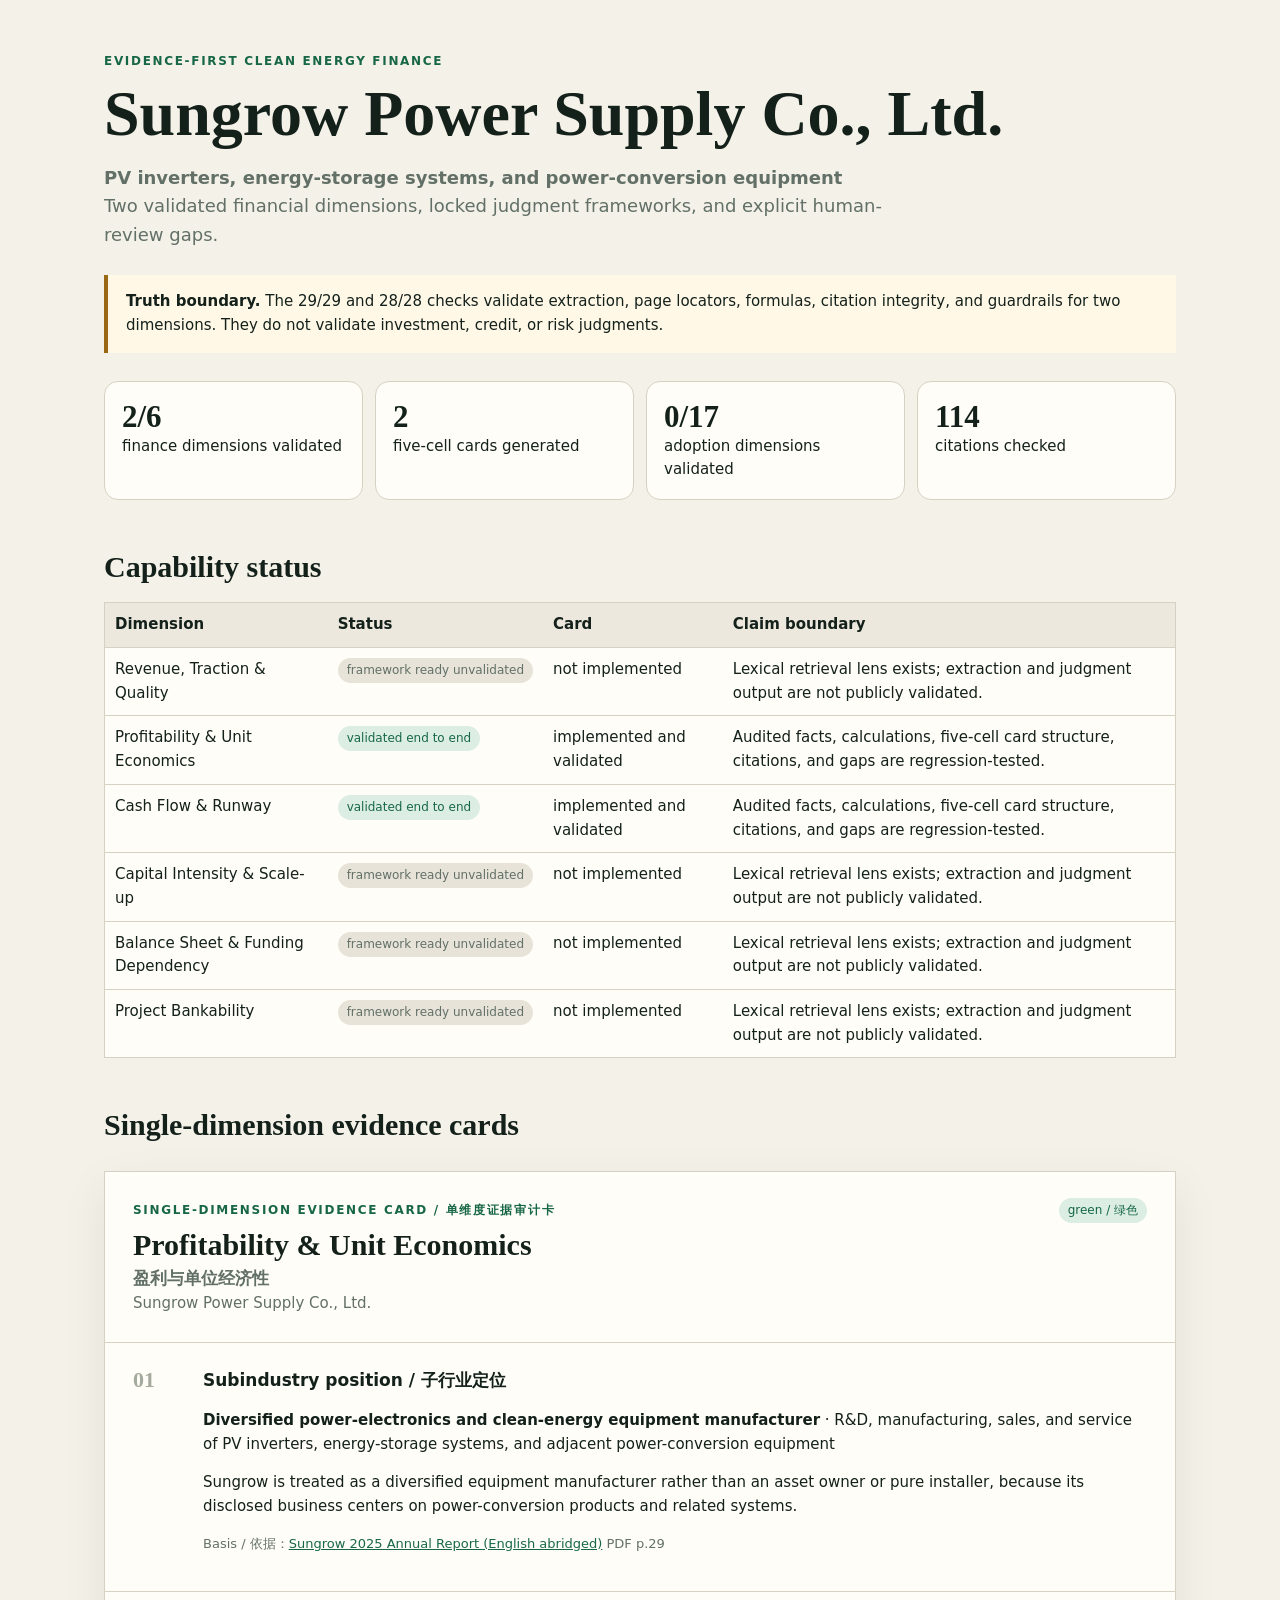
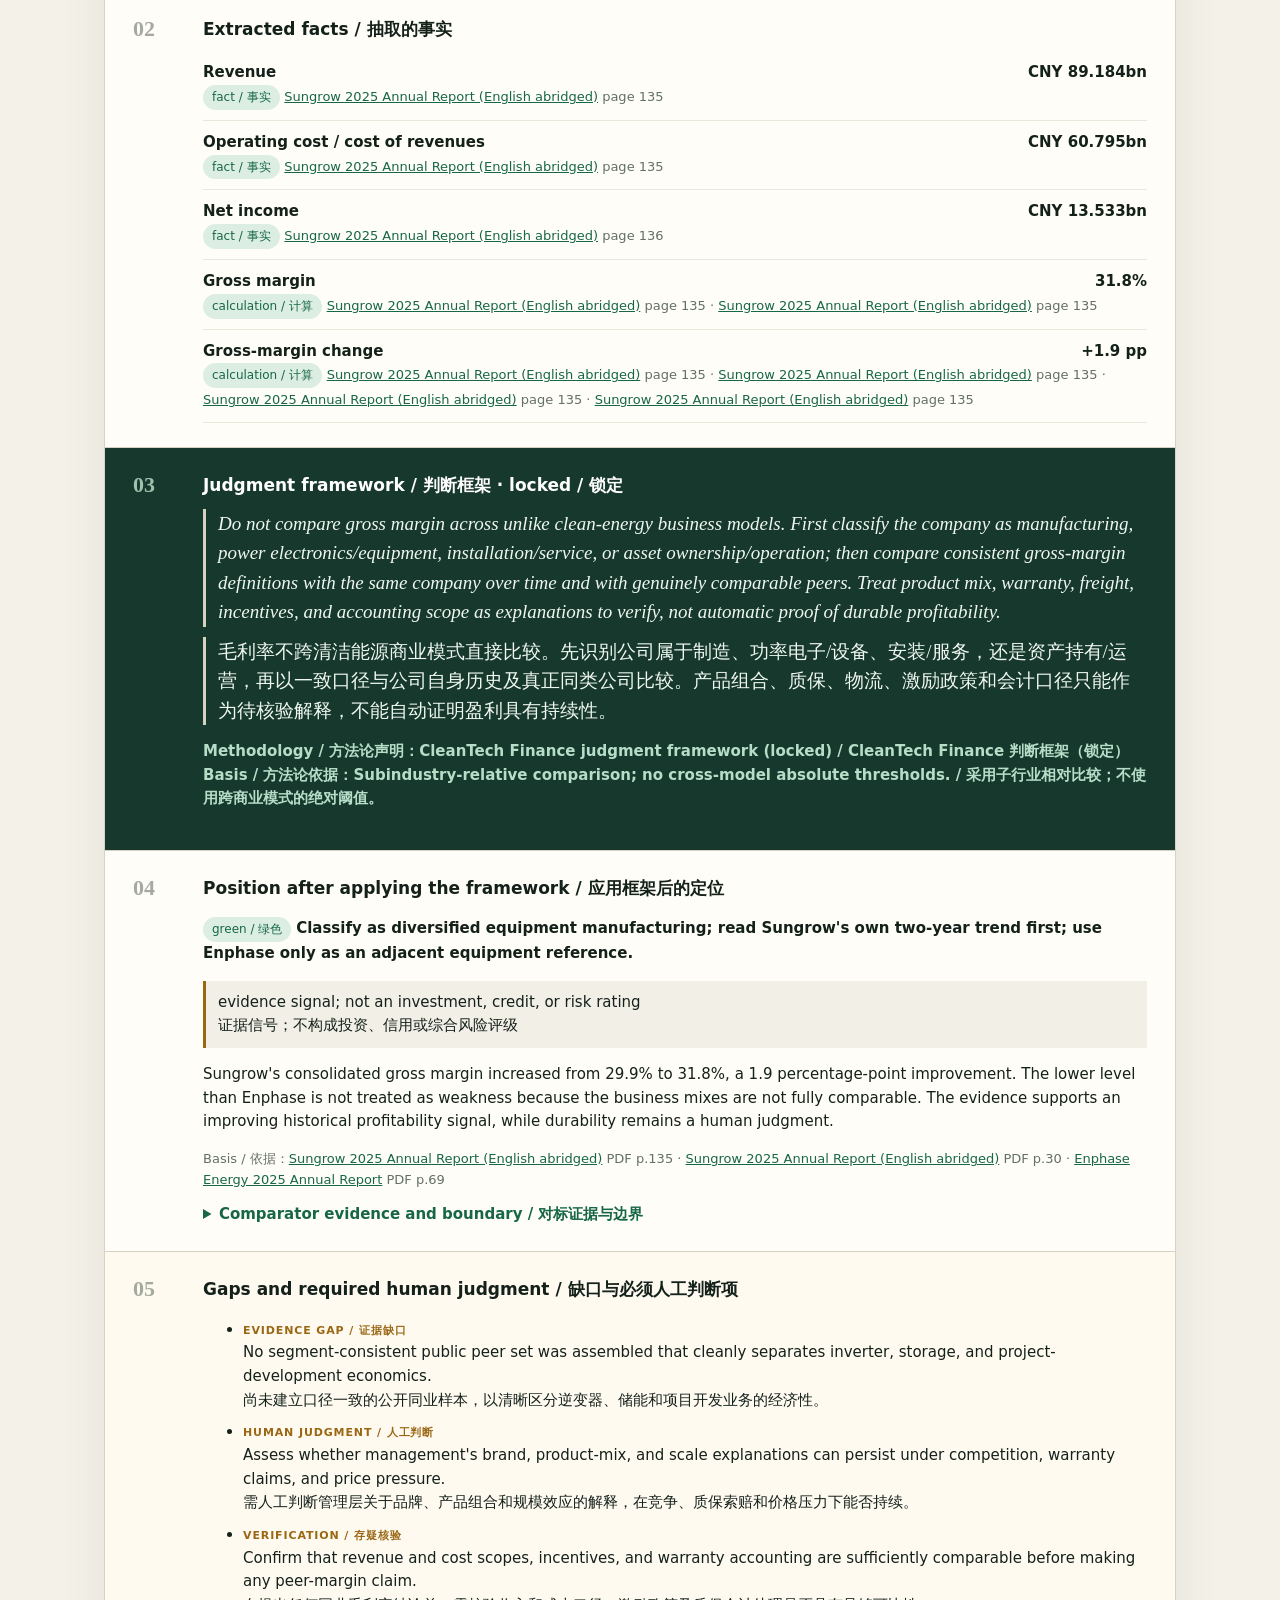
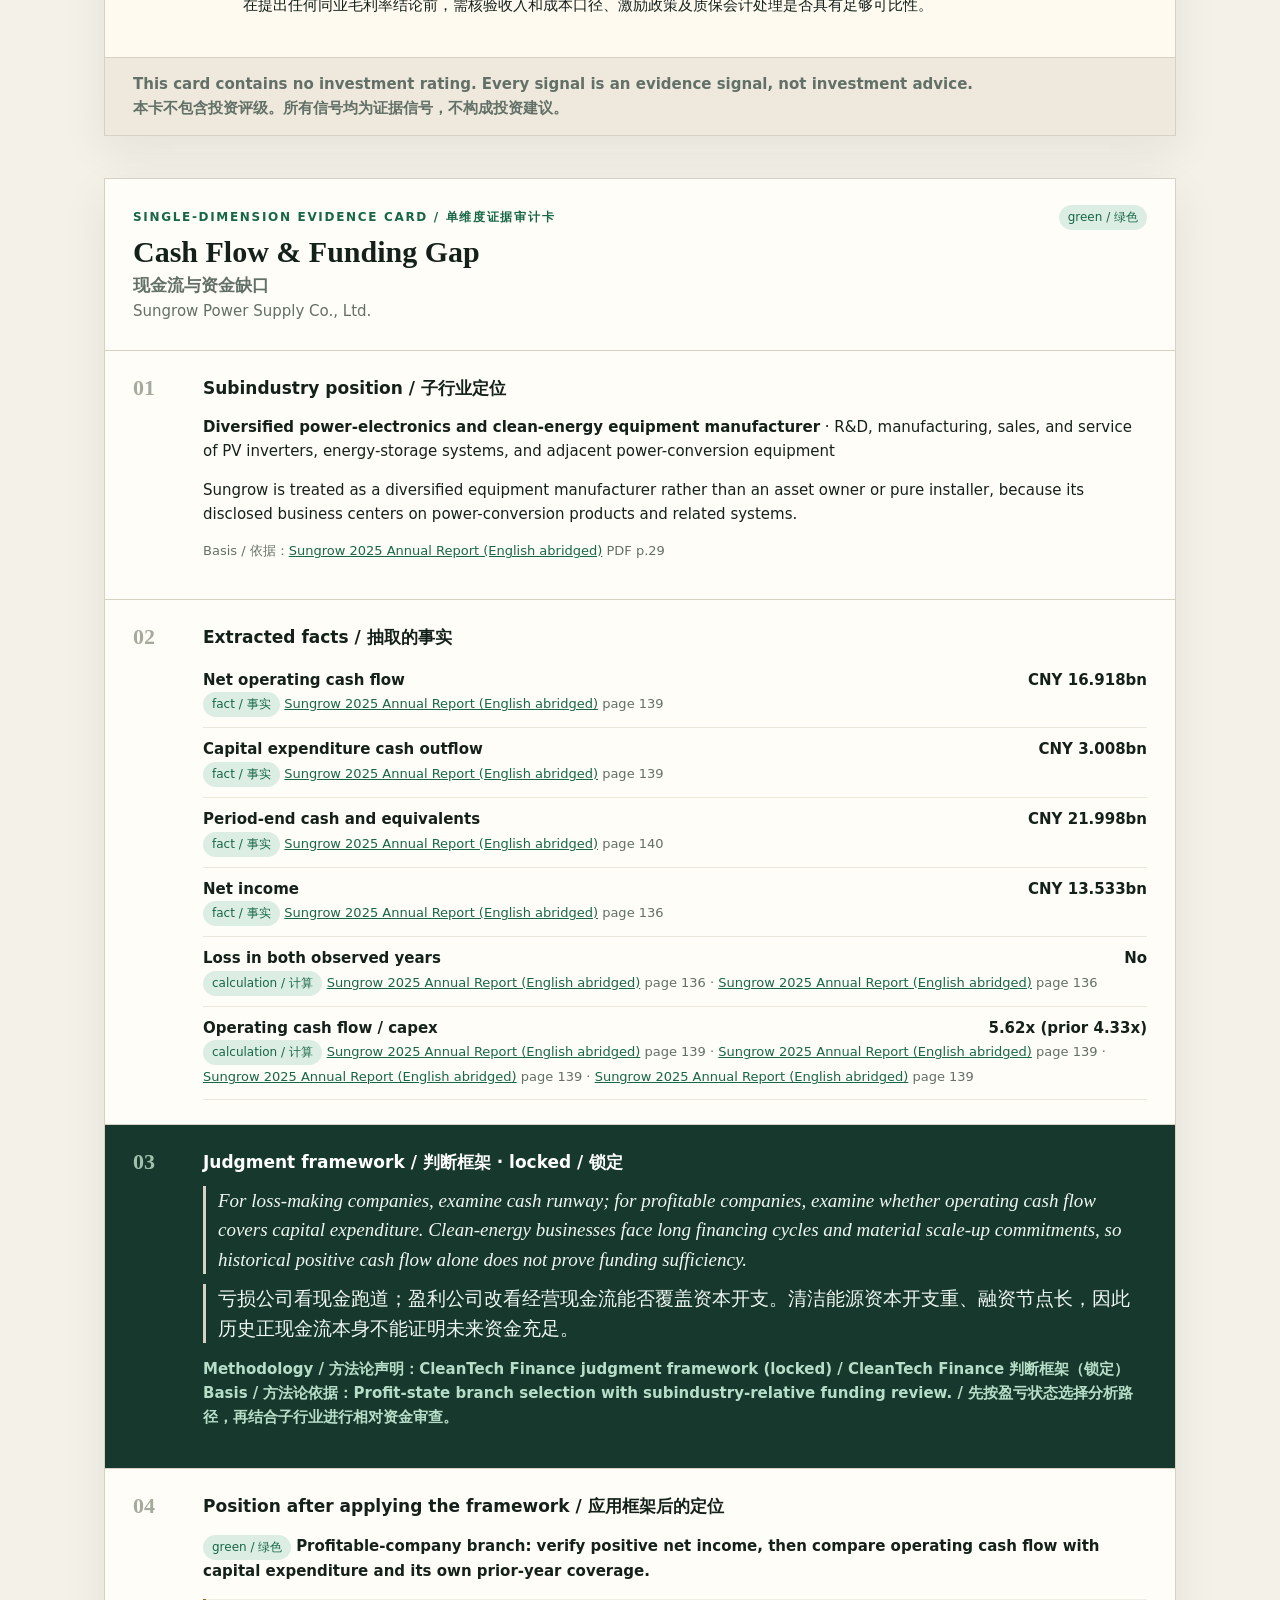
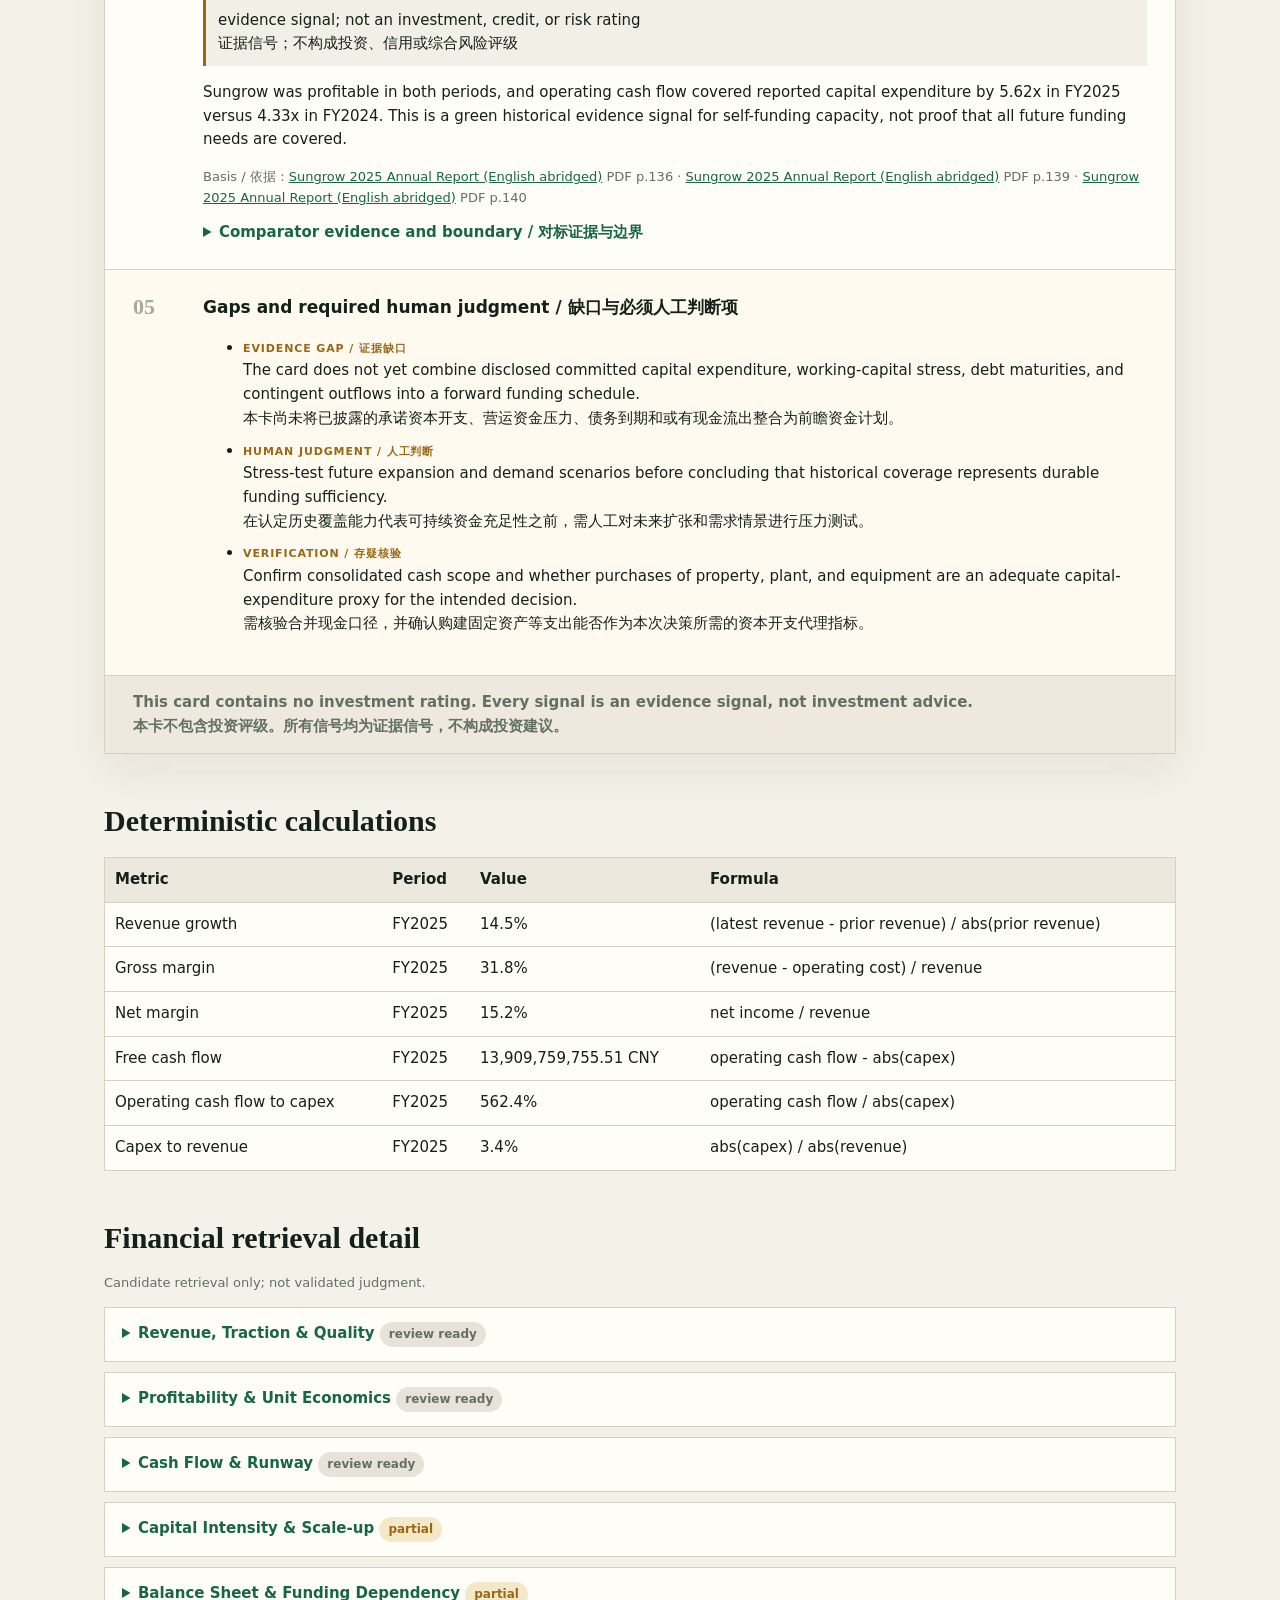
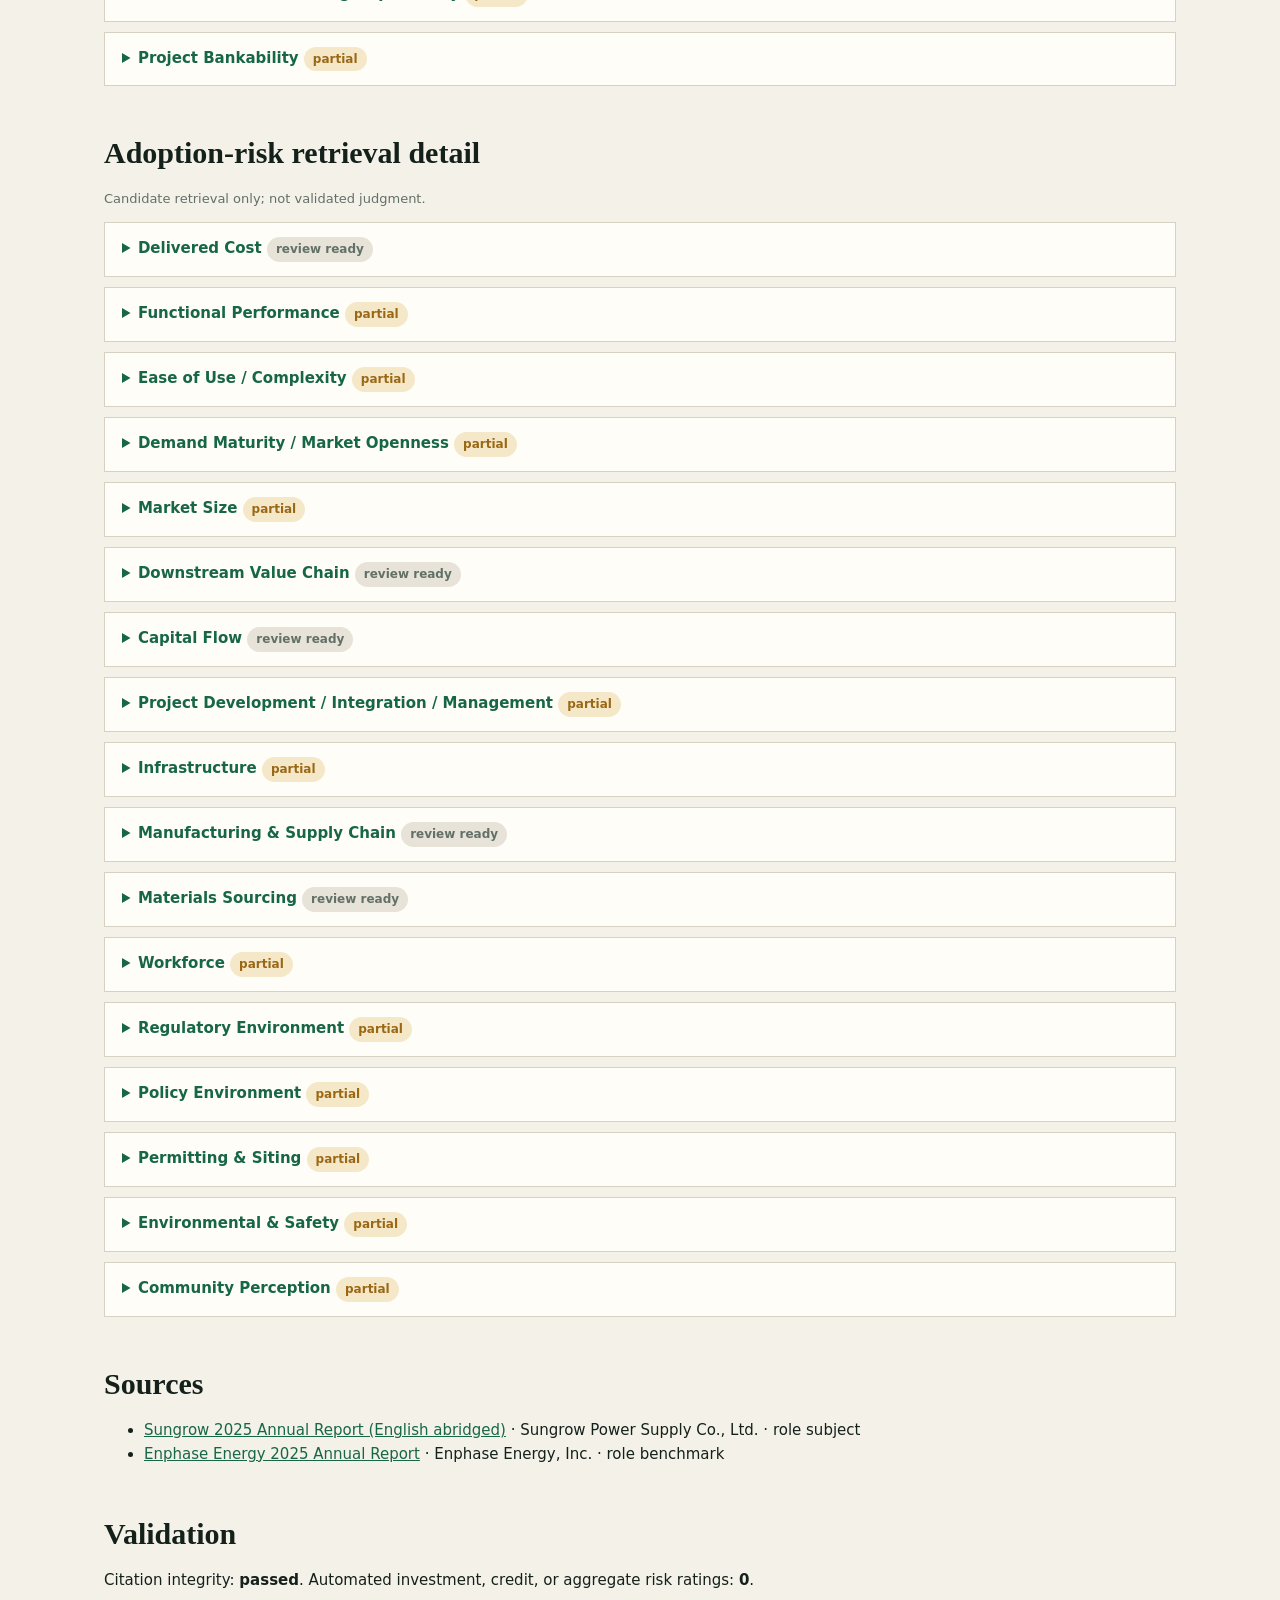
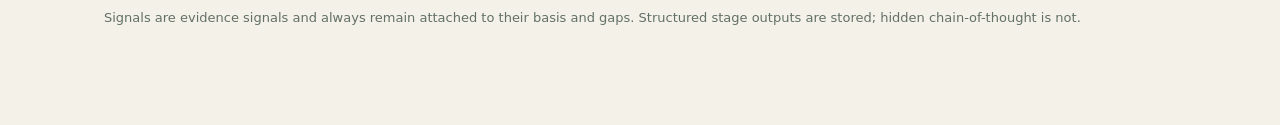
<file: outputs/release-gate-v0.2.1/sungrow/report.html>
<!doctype html><html lang="en"><head><meta charset="utf-8"><meta name="viewport" content="width=device-width,initial-scale=1">
<title>Sungrow Power Supply Co., Ltd. — CleanTech Finance Evidence Audit</title><style>
:root{--ink:#14211b;--muted:#627067;--paper:#f4f1e8;--panel:#fffdf7;--green:#176746;--amber:#9a6714;--red:#a33d33;--line:#d6d1c3;--deep:#17382c}
*{box-sizing:border-box}body{margin:0;background:var(--paper);color:var(--ink);font:15px/1.58 system-ui,-apple-system,Segoe UI,sans-serif}
main{max-width:1120px;min-width:0;margin:auto;padding:52px 24px 84px}h1{font:700 clamp(36px,6vw,64px)/1.02 Georgia,serif;margin:.15em 0;max-width:900px}
h2{font:700 30px/1.15 Georgia,serif;margin:50px 0 18px}h3{margin:0 0 8px;font-size:17px}a{color:var(--green)}
.eyebrow,.kicker{letter-spacing:.14em;text-transform:uppercase;color:var(--green);font-weight:800;font-size:12px}.lede{font-size:18px;color:var(--muted);max-width:800px}
.notice{border-left:4px solid var(--amber);background:#fff8e7;padding:15px 18px;margin:26px 0}.stats{display:grid;grid-template-columns:repeat(4,1fr);gap:12px;margin:28px 0}
.stat{background:var(--panel);border:1px solid var(--line);border-radius:14px;padding:17px}.stat strong{display:block;font:700 31px Georgia,serif}
.badge{display:inline-block;border-radius:999px;padding:3px 9px;background:#e7e3d8;color:var(--muted);font-size:12px;white-space:nowrap}
.badge.green,.badge.validated_end_to_end,.badge.fact,.badge.calculation{background:#dceee4;color:var(--green)}.badge.amber,.badge.partial{background:#f5e8c9;color:var(--amber)}
.badge.red,.badge.gap{background:#f1d9d5;color:var(--red)}.meta{font-size:13px;color:var(--muted)}table{width:100%;border-collapse:collapse;background:var(--panel);border:1px solid var(--line)}
th,td{padding:10px;border-bottom:1px solid var(--line);text-align:left;vertical-align:top}th{background:#ece8dd}.dimension-card{margin:28px 0 42px;border:1px solid var(--line);background:var(--panel);box-shadow:0 16px 45px rgba(28,38,31,.07)}
.dimension-head{display:flex;justify-content:space-between;gap:20px;padding:26px 28px;border-bottom:1px solid var(--line);align-items:flex-start}.dimension-head h2{margin:6px 0 2px}.dimension-head p{margin:0;color:var(--muted)}
.cell{display:grid;grid-template-columns:52px 1fr;gap:18px;padding:24px 28px;border-bottom:1px solid var(--line)}.cell-no{font:700 22px Georgia,serif;color:#a5aa9e}.framework{background:var(--deep);color:#fff}
.framework .cell-no,.framework .meta{color:#9fc1ae}.framework blockquote{font:italic 19px/1.55 Georgia,serif;margin:10px 0;color:#eef7f1}.framework blockquote.zh{font-style:normal}.methodology{font-weight:700;color:#b6ddc8}.fact-list{list-style:none;padding:0;margin:0}.fact-list li{padding:10px 0;border-bottom:1px solid #ece7db}
.fact-list li>div:first-child{display:flex;justify-content:space-between;gap:18px}.fact-value{font-variant-numeric:tabular-nums;font-weight:700}.gaps{background:#fffaf0}.gaps li{margin:8px 0}.gap-kind{display:inline-block;min-width:130px;color:var(--amber);font-weight:800;text-transform:uppercase;font-size:11px;letter-spacing:.08em}
.dimension-card footer{padding:15px 28px;background:#eee9dc;color:var(--muted);font-weight:700}.zh,.title-zh{display:block}.title-zh{font:600 .58em/1.35 system-ui,-apple-system,Segoe UI,sans-serif;margin-top:5px;color:var(--muted)}.framework .title-zh{color:#b6ddc8}.signal-note{padding:10px 12px;background:#f2efe6;border-left:3px solid var(--amber)}.gap-text{display:block}.retrieval{background:var(--panel);border:1px solid var(--line);padding:14px 17px;margin:10px 0}.retrieval summary{cursor:pointer;font-weight:700}
blockquote{border-left:3px solid var(--line);padding-left:12px;color:var(--muted)}details summary{cursor:pointer;color:var(--green);font-weight:700}
section,details,li,blockquote{min-width:0}a,blockquote,.retrieval li{overflow-wrap:anywhere;word-break:break-word}
@media(max-width:760px){.stats{grid-template-columns:1fr 1fr}.cell{grid-template-columns:28px 1fr;gap:10px;padding:20px 14px}.cell-no{font-size:18px}.framework blockquote{font-size:16px;line-height:1.48}.dimension-head{padding:22px 16px}.fact-list li>div:first-child{display:block}table{display:block;max-width:100%;overflow-x:auto;font-size:12px}}
</style></head><body><main>
<div class="eyebrow">Evidence-first clean energy finance</div><h1>Sungrow Power Supply Co., Ltd.</h1>
<p class="lede"><strong>PV inverters, energy-storage systems, and power-conversion equipment</strong><br>Two validated financial dimensions, locked judgment frameworks, and explicit human-review gaps.</p>
<div class="notice"><strong>Truth boundary.</strong> The 29/29 and 28/28 checks validate extraction, page locators, formulas, citation integrity, and guardrails for two dimensions. They do not validate investment, credit, or risk judgments.</div>
<div class="stats"><div class="stat"><strong>2/6</strong>finance dimensions validated</div>
<div class="stat"><strong>2</strong>five-cell cards generated</div>
<div class="stat"><strong>0/17</strong>adoption dimensions validated</div>
<div class="stat"><strong>114</strong>citations checked</div></div>
<section><h2>Capability status</h2><table><thead><tr><th>Dimension</th><th>Status</th><th>Card</th><th>Claim boundary</th></tr></thead><tbody><tr><td>Revenue, Traction &amp; Quality</td><td><span class="badge framework_ready_unvalidated">framework ready unvalidated</span></td><td>not implemented</td><td>Lexical retrieval lens exists; extraction and judgment output are not publicly validated.</td></tr><tr><td>Profitability &amp; Unit Economics</td><td><span class="badge validated_end_to_end">validated end to end</span></td><td>implemented and validated</td><td>Audited facts, calculations, five-cell card structure, citations, and gaps are regression-tested.</td></tr><tr><td>Cash Flow &amp; Runway</td><td><span class="badge validated_end_to_end">validated end to end</span></td><td>implemented and validated</td><td>Audited facts, calculations, five-cell card structure, citations, and gaps are regression-tested.</td></tr><tr><td>Capital Intensity &amp; Scale-up</td><td><span class="badge framework_ready_unvalidated">framework ready unvalidated</span></td><td>not implemented</td><td>Lexical retrieval lens exists; extraction and judgment output are not publicly validated.</td></tr><tr><td>Balance Sheet &amp; Funding Dependency</td><td><span class="badge framework_ready_unvalidated">framework ready unvalidated</span></td><td>not implemented</td><td>Lexical retrieval lens exists; extraction and judgment output are not publicly validated.</td></tr><tr><td>Project Bankability</td><td><span class="badge framework_ready_unvalidated">framework ready unvalidated</span></td><td>not implemented</td><td>Lexical retrieval lens exists; extraction and judgment output are not publicly validated.</td></tr></tbody></table></section>
<section><h2>Single-dimension evidence cards</h2>
<article class="dimension-card">
  <header class="dimension-head"><div><span class="kicker">Single-dimension evidence card / 单维度证据审计卡</span>
    <h2>Profitability &amp; Unit Economics<span class="title-zh">盈利与单位经济性</span></h2><p>Sungrow Power Supply Co., Ltd.</p></div>
    <span class="badge green">green / 绿色</span></header>
  <section class="cell"><div class="cell-no">01</div><div><h3>Subindustry position / 子行业定位</h3>
    <p><strong>Diversified power-electronics and clean-energy equipment manufacturer</strong> · R&amp;D, manufacturing, sales, and service of PV inverters, energy-storage systems, and adjacent power-conversion equipment</p>
    <p>Sungrow is treated as a diversified equipment manufacturer rather than an asset owner or pure installer, because its disclosed business centers on power-conversion products and related systems.</p><p class="meta">Basis / 依据：<a href='https://static.cninfo.com.cn/finalpage/2026-06-08/1225358186.PDF'>Sungrow 2025 Annual Report (English abridged)</a> <span class='meta'>PDF p.29</span></p></div></section>
  <section class="cell"><div class="cell-no">02</div><div><h3>Extracted facts / 抽取的事实</h3>
    <ul class="fact-list"><li><div><strong>Revenue</strong><span class='fact-value'>CNY 89.184bn</span></div><div><span class="badge fact">fact / 事实</span> <span class='meta'><a href='https://static.cninfo.com.cn/finalpage/2026-06-08/1225358186.PDF'>Sungrow 2025 Annual Report (English abridged)</a> <span class='meta'>page 135</span></span></div></li><li><div><strong>Operating cost / cost of revenues</strong><span class='fact-value'>CNY 60.795bn</span></div><div><span class="badge fact">fact / 事实</span> <span class='meta'><a href='https://static.cninfo.com.cn/finalpage/2026-06-08/1225358186.PDF'>Sungrow 2025 Annual Report (English abridged)</a> <span class='meta'>page 135</span></span></div></li><li><div><strong>Net income</strong><span class='fact-value'>CNY 13.533bn</span></div><div><span class="badge fact">fact / 事实</span> <span class='meta'><a href='https://static.cninfo.com.cn/finalpage/2026-06-08/1225358186.PDF'>Sungrow 2025 Annual Report (English abridged)</a> <span class='meta'>page 136</span></span></div></li><li><div><strong>Gross margin</strong><span class='fact-value'>31.8%</span></div><div><span class="badge calculation">calculation / 计算</span> <span class='meta'><a href='https://static.cninfo.com.cn/finalpage/2026-06-08/1225358186.PDF'>Sungrow 2025 Annual Report (English abridged)</a> <span class='meta'>page 135</span> · <a href='https://static.cninfo.com.cn/finalpage/2026-06-08/1225358186.PDF'>Sungrow 2025 Annual Report (English abridged)</a> <span class='meta'>page 135</span></span></div></li><li><div><strong>Gross-margin change</strong><span class='fact-value'>+1.9 pp</span></div><div><span class="badge calculation">calculation / 计算</span> <span class='meta'><a href='https://static.cninfo.com.cn/finalpage/2026-06-08/1225358186.PDF'>Sungrow 2025 Annual Report (English abridged)</a> <span class='meta'>page 135</span> · <a href='https://static.cninfo.com.cn/finalpage/2026-06-08/1225358186.PDF'>Sungrow 2025 Annual Report (English abridged)</a> <span class='meta'>page 135</span> · <a href='https://static.cninfo.com.cn/finalpage/2026-06-08/1225358186.PDF'>Sungrow 2025 Annual Report (English abridged)</a> <span class='meta'>page 135</span> · <a href='https://static.cninfo.com.cn/finalpage/2026-06-08/1225358186.PDF'>Sungrow 2025 Annual Report (English abridged)</a> <span class='meta'>page 135</span></span></div></li></ul></div></section>
  <section class="cell framework"><div class="cell-no">03</div><div><h3>Judgment framework / 判断框架 · locked / 锁定</h3>
    <blockquote>Do not compare gross margin across unlike clean-energy business models. First classify the company as manufacturing, power electronics/equipment, installation/service, or asset ownership/operation; then compare consistent gross-margin definitions with the same company over time and with genuinely comparable peers. Treat product mix, warranty, freight, incentives, and accounting scope as explanations to verify, not automatic proof of durable profitability.</blockquote>
    <blockquote class="zh">毛利率不跨清洁能源商业模式直接比较。先识别公司属于制造、功率电子/设备、安装/服务，还是资产持有/运营，再以一致口径与公司自身历史及真正同类公司比较。产品组合、质保、物流、激励政策和会计口径只能作为待核验解释，不能自动证明盈利具有持续性。</blockquote>
    <p class="methodology"><strong>Methodology / 方法论声明：</strong>CleanTech Finance judgment framework (locked) / CleanTech Finance 判断框架（锁定）<br>
    <strong>Basis / 方法论依据：</strong>Subindustry-relative comparison; no cross-model absolute thresholds. / 采用子行业相对比较；不使用跨商业模式的绝对阈值。</p></div></section>
  <section class="cell"><div class="cell-no">04</div><div><h3>Position after applying the framework / 应用框架后的定位</h3>
    <p><span class="badge green">green / 绿色</span> <strong>Classify as diversified equipment manufacturing; read Sungrow&#x27;s own two-year trend first; use Enphase only as an adjacent equipment reference.</strong></p>
    <p class="signal-note">evidence signal; not an investment, credit, or risk rating<span class="zh">证据信号；不构成投资、信用或综合风险评级</span></p>
    <p>Sungrow&#x27;s consolidated gross margin increased from 29.9% to 31.8%, a 1.9 percentage-point improvement. The lower level than Enphase is not treated as weakness because the business mixes are not fully comparable. The evidence supports an improving historical profitability signal, while durability remains a human judgment.</p><p class="meta">Basis / 依据：<a href='https://static.cninfo.com.cn/finalpage/2026-06-08/1225358186.PDF'>Sungrow 2025 Annual Report (English abridged)</a> <span class='meta'>PDF p.135</span> · <a href='https://static.cninfo.com.cn/finalpage/2026-06-08/1225358186.PDF'>Sungrow 2025 Annual Report (English abridged)</a> <span class='meta'>PDF p.30</span> · <a href='https://www.sec.gov/Archives/edgar/data/1463101/000146310126000030/annualreport2025.pdf'>Enphase Energy 2025 Annual Report</a> <span class='meta'>PDF p.69</span></p>
    <details><summary>Comparator evidence and boundary / 对标证据与边界</summary><p>Primary comparison is Sungrow&#x27;s own FY2024 consolidated gross margin. Enphase is used only as an adjacent inverter/equipment reference, not as a peer percentile or a like-for-like valuation benchmark.</p>
      <ul><li><strong>Sungrow</strong> · Gross margin · FY2025 · 31.8% · <a href='https://static.cninfo.com.cn/finalpage/2026-06-08/1225358186.PDF'>Sungrow 2025 Annual Report (English abridged)</a> <span class='meta'>PDF p.135</span></li><li><strong>Sungrow</strong> · Gross margin · FY2024 · 29.9% · <a href='https://static.cninfo.com.cn/finalpage/2026-06-08/1225358186.PDF'>Sungrow 2025 Annual Report (English abridged)</a> <span class='meta'>PDF p.135</span></li><li><strong>Enphase Energy</strong> · Gross margin · FY2025 · 46.6% · <a href='https://www.sec.gov/Archives/edgar/data/1463101/000146310126000030/annualreport2025.pdf'>Enphase Energy 2025 Annual Report</a> <span class='meta'>PDF p.69</span></li></ul><p class="meta">Limitation / 对标限制：Sungrow and Enphase differ in product mix, geography, route to market, incentives, warranty exposure, and accounting presentation. The comparison is an adjacent-company sense check, not a clean-energy industry percentile or a claim of full comparability.</p></details>
  </div></section>
  <section class="cell gaps"><div class="cell-no">05</div><div><h3>Gaps and required human judgment / 缺口与必须人工判断项</h3>
    <ul><li><span class='gap-kind'>evidence gap / 证据缺口</span><span class='gap-text'>No segment-consistent public peer set was assembled that cleanly separates inverter, storage, and project-development economics.<span class='zh'>尚未建立口径一致的公开同业样本，以清晰区分逆变器、储能和项目开发业务的经济性。</span></span></li><li><span class='gap-kind'>human judgment / 人工判断</span><span class='gap-text'>Assess whether management&#x27;s brand, product-mix, and scale explanations can persist under competition, warranty claims, and price pressure.<span class='zh'>需人工判断管理层关于品牌、产品组合和规模效应的解释，在竞争、质保索赔和价格压力下能否持续。</span></span></li><li><span class='gap-kind'>verification / 存疑核验</span><span class='gap-text'>Confirm that revenue and cost scopes, incentives, and warranty accounting are sufficiently comparable before making any peer-margin claim.<span class='zh'>在提出任何同业毛利率结论前，需核验收入和成本口径、激励政策及质保会计处理是否具有足够可比性。</span></span></li></ul></div></section>
  <footer>This card contains no investment rating. Every signal is an evidence signal, not investment advice.<span class="zh">本卡不包含投资评级。所有信号均为证据信号，不构成投资建议。</span></footer>
</article>
<article class="dimension-card">
  <header class="dimension-head"><div><span class="kicker">Single-dimension evidence card / 单维度证据审计卡</span>
    <h2>Cash Flow &amp; Funding Gap<span class="title-zh">现金流与资金缺口</span></h2><p>Sungrow Power Supply Co., Ltd.</p></div>
    <span class="badge green">green / 绿色</span></header>
  <section class="cell"><div class="cell-no">01</div><div><h3>Subindustry position / 子行业定位</h3>
    <p><strong>Diversified power-electronics and clean-energy equipment manufacturer</strong> · R&amp;D, manufacturing, sales, and service of PV inverters, energy-storage systems, and adjacent power-conversion equipment</p>
    <p>Sungrow is treated as a diversified equipment manufacturer rather than an asset owner or pure installer, because its disclosed business centers on power-conversion products and related systems.</p><p class="meta">Basis / 依据：<a href='https://static.cninfo.com.cn/finalpage/2026-06-08/1225358186.PDF'>Sungrow 2025 Annual Report (English abridged)</a> <span class='meta'>PDF p.29</span></p></div></section>
  <section class="cell"><div class="cell-no">02</div><div><h3>Extracted facts / 抽取的事实</h3>
    <ul class="fact-list"><li><div><strong>Net operating cash flow</strong><span class='fact-value'>CNY 16.918bn</span></div><div><span class="badge fact">fact / 事实</span> <span class='meta'><a href='https://static.cninfo.com.cn/finalpage/2026-06-08/1225358186.PDF'>Sungrow 2025 Annual Report (English abridged)</a> <span class='meta'>page 139</span></span></div></li><li><div><strong>Capital expenditure cash outflow</strong><span class='fact-value'>CNY 3.008bn</span></div><div><span class="badge fact">fact / 事实</span> <span class='meta'><a href='https://static.cninfo.com.cn/finalpage/2026-06-08/1225358186.PDF'>Sungrow 2025 Annual Report (English abridged)</a> <span class='meta'>page 139</span></span></div></li><li><div><strong>Period-end cash and equivalents</strong><span class='fact-value'>CNY 21.998bn</span></div><div><span class="badge fact">fact / 事实</span> <span class='meta'><a href='https://static.cninfo.com.cn/finalpage/2026-06-08/1225358186.PDF'>Sungrow 2025 Annual Report (English abridged)</a> <span class='meta'>page 140</span></span></div></li><li><div><strong>Net income</strong><span class='fact-value'>CNY 13.533bn</span></div><div><span class="badge fact">fact / 事实</span> <span class='meta'><a href='https://static.cninfo.com.cn/finalpage/2026-06-08/1225358186.PDF'>Sungrow 2025 Annual Report (English abridged)</a> <span class='meta'>page 136</span></span></div></li><li><div><strong>Loss in both observed years</strong><span class='fact-value'>No</span></div><div><span class="badge calculation">calculation / 计算</span> <span class='meta'><a href='https://static.cninfo.com.cn/finalpage/2026-06-08/1225358186.PDF'>Sungrow 2025 Annual Report (English abridged)</a> <span class='meta'>page 136</span> · <a href='https://static.cninfo.com.cn/finalpage/2026-06-08/1225358186.PDF'>Sungrow 2025 Annual Report (English abridged)</a> <span class='meta'>page 136</span></span></div></li><li><div><strong>Operating cash flow / capex</strong><span class='fact-value'>5.62x (prior 4.33x)</span></div><div><span class="badge calculation">calculation / 计算</span> <span class='meta'><a href='https://static.cninfo.com.cn/finalpage/2026-06-08/1225358186.PDF'>Sungrow 2025 Annual Report (English abridged)</a> <span class='meta'>page 139</span> · <a href='https://static.cninfo.com.cn/finalpage/2026-06-08/1225358186.PDF'>Sungrow 2025 Annual Report (English abridged)</a> <span class='meta'>page 139</span> · <a href='https://static.cninfo.com.cn/finalpage/2026-06-08/1225358186.PDF'>Sungrow 2025 Annual Report (English abridged)</a> <span class='meta'>page 139</span> · <a href='https://static.cninfo.com.cn/finalpage/2026-06-08/1225358186.PDF'>Sungrow 2025 Annual Report (English abridged)</a> <span class='meta'>page 139</span></span></div></li></ul></div></section>
  <section class="cell framework"><div class="cell-no">03</div><div><h3>Judgment framework / 判断框架 · locked / 锁定</h3>
    <blockquote>For loss-making companies, examine cash runway; for profitable companies, examine whether operating cash flow covers capital expenditure. Clean-energy businesses face long financing cycles and material scale-up commitments, so historical positive cash flow alone does not prove funding sufficiency.</blockquote>
    <blockquote class="zh">亏损公司看现金跑道；盈利公司改看经营现金流能否覆盖资本开支。清洁能源资本开支重、融资节点长，因此历史正现金流本身不能证明未来资金充足。</blockquote>
    <p class="methodology"><strong>Methodology / 方法论声明：</strong>CleanTech Finance judgment framework (locked) / CleanTech Finance 判断框架（锁定）<br>
    <strong>Basis / 方法论依据：</strong>Profit-state branch selection with subindustry-relative funding review. / 先按盈亏状态选择分析路径，再结合子行业进行相对资金审查。</p></div></section>
  <section class="cell"><div class="cell-no">04</div><div><h3>Position after applying the framework / 应用框架后的定位</h3>
    <p><span class="badge green">green / 绿色</span> <strong>Profitable-company branch: verify positive net income, then compare operating cash flow with capital expenditure and its own prior-year coverage.</strong></p>
    <p class="signal-note">evidence signal; not an investment, credit, or risk rating<span class="zh">证据信号；不构成投资、信用或综合风险评级</span></p>
    <p>Sungrow was profitable in both periods, and operating cash flow covered reported capital expenditure by 5.62x in FY2025 versus 4.33x in FY2024. This is a green historical evidence signal for self-funding capacity, not proof that all future funding needs are covered.</p><p class="meta">Basis / 依据：<a href='https://static.cninfo.com.cn/finalpage/2026-06-08/1225358186.PDF'>Sungrow 2025 Annual Report (English abridged)</a> <span class='meta'>PDF p.136</span> · <a href='https://static.cninfo.com.cn/finalpage/2026-06-08/1225358186.PDF'>Sungrow 2025 Annual Report (English abridged)</a> <span class='meta'>PDF p.139</span> · <a href='https://static.cninfo.com.cn/finalpage/2026-06-08/1225358186.PDF'>Sungrow 2025 Annual Report (English abridged)</a> <span class='meta'>PDF p.140</span></p>
    <details><summary>Comparator evidence and boundary / 对标证据与边界</summary><p>Because Sungrow is profitable, the primary test is operating cash flow relative to capital expenditure, using FY2024 as the first benchmark. Enphase supplies adjacent cash-conversion context only.</p>
      <ul><li><strong>Sungrow</strong> · Operating cash flow / capital expenditure · FY2025 · 5.62x · <a href='https://static.cninfo.com.cn/finalpage/2026-06-08/1225358186.PDF'>Sungrow 2025 Annual Report (English abridged)</a> <span class='meta'>PDF p.139</span></li><li><strong>Sungrow</strong> · Operating cash flow / capital expenditure · FY2024 · 4.33x · <a href='https://static.cninfo.com.cn/finalpage/2026-06-08/1225358186.PDF'>Sungrow 2025 Annual Report (English abridged)</a> <span class='meta'>PDF p.139</span></li><li><strong>Enphase Energy</strong> · Operating cash flow / capital expenditure · FY2025 · 3.36x · <a href='https://www.sec.gov/Archives/edgar/data/1463101/000146310126000030/annualreport2025.pdf'>Enphase Energy 2025 Annual Report</a> <span class='meta'>PDF p.72</span></li></ul><p class="meta">Limitation / 对标限制：Cash-flow coverage is historical and does not include every future factory, working-capital, acquisition, financing, or shareholder-return commitment. Sungrow and Enphase have different operating footprints and capital intensity, so the adjacent comparison is directional only.</p></details>
  </div></section>
  <section class="cell gaps"><div class="cell-no">05</div><div><h3>Gaps and required human judgment / 缺口与必须人工判断项</h3>
    <ul><li><span class='gap-kind'>evidence gap / 证据缺口</span><span class='gap-text'>The card does not yet combine disclosed committed capital expenditure, working-capital stress, debt maturities, and contingent outflows into a forward funding schedule.<span class='zh'>本卡尚未将已披露的承诺资本开支、营运资金压力、债务到期和或有现金流出整合为前瞻资金计划。</span></span></li><li><span class='gap-kind'>human judgment / 人工判断</span><span class='gap-text'>Stress-test future expansion and demand scenarios before concluding that historical coverage represents durable funding sufficiency.<span class='zh'>在认定历史覆盖能力代表可持续资金充足性之前，需人工对未来扩张和需求情景进行压力测试。</span></span></li><li><span class='gap-kind'>verification / 存疑核验</span><span class='gap-text'>Confirm consolidated cash scope and whether purchases of property, plant, and equipment are an adequate capital-expenditure proxy for the intended decision.<span class='zh'>需核验合并现金口径，并确认购建固定资产等支出能否作为本次决策所需的资本开支代理指标。</span></span></li></ul></div></section>
  <footer>This card contains no investment rating. Every signal is an evidence signal, not investment advice.<span class="zh">本卡不包含投资评级。所有信号均为证据信号，不构成投资建议。</span></footer>
</article></section>
<section><h2>Deterministic calculations</h2><table><thead><tr><th>Metric</th><th>Period</th><th>Value</th><th>Formula</th></tr></thead><tbody><tr><td>Revenue growth</td><td>FY2025</td><td>14.5%</td><td>(latest revenue - prior revenue) / abs(prior revenue)</td></tr><tr><td>Gross margin</td><td>FY2025</td><td>31.8%</td><td>(revenue - operating cost) / revenue</td></tr><tr><td>Net margin</td><td>FY2025</td><td>15.2%</td><td>net income / revenue</td></tr><tr><td>Free cash flow</td><td>FY2025</td><td>13,909,759,755.51 CNY</td><td>operating cash flow - abs(capex)</td></tr><tr><td>Operating cash flow to capex</td><td>FY2025</td><td>562.4%</td><td>operating cash flow / abs(capex)</td></tr><tr><td>Capex to revenue</td><td>FY2025</td><td>3.4%</td><td>abs(capex) / abs(revenue)</td></tr></tbody></table></section>
<section><h2>Financial retrieval detail</h2><p class='meta'>Candidate retrieval only; not validated judgment.</p><details class='retrieval'><summary>Revenue, Traction &amp; Quality <span class="badge review_ready">review ready</span></summary><p>Enough high-quality candidate evidence was found for focused human review; no risk conclusion is automated.</p><ol><li><a href='https://static.cninfo.com.cn/finalpage/2026-06-08/1225358186.PDF'>Sungrow 2025 Annual Report (English abridged)</a> <span class='meta'>page 129 · relevance 83.0</span><blockquote>…ionprocedures,and checked subsequentsettlementofreceivablestoevaluatethereasonablenessandsufficiencyofmanagement&#x27;sprovisionforbaddebts. ii. revenue recognition 1.descriptionofthematter as described in note &quot;v.27 revenue recognition principles and measurement methods&quot; and &quot;vii.50 revenue and cost ofsales&quot; in section viii of this report, the company recognized operating revenue of cny 89,184 million. since revenue is o…</blockquote></li><li><a href='https://static.cninfo.com.cn/finalpage/2026-06-08/1225358186.PDF'>Sungrow 2025 Annual Report (English abridged)</a> <span class='meta'>page 131 · relevance 82.7</span><blockquote>…ionalomissions,misrepresentations,ortheoverrideofinternalcontrol. (ii) obtain an understanding of internal control relevant to the audit in order to design audit procedures that are appropriate in the circumstances. (iii) evaluate the appropriateness of accounting policies used and the reasonableness of accounting estimates and related disclosuresmadebymanagement. (iv) conclude on the appropriateness of management&#x27;s…</blockquote></li><li><a href='https://static.cninfo.com.cn/finalpage/2026-06-08/1225358186.PDF'>Sungrow 2025 Annual Report (English abridged)</a> <span class='meta'>page 39 · relevance 67.0</span><blockquote>…edproject dbt 48.16 completed self-supplied othercentralizedprojectsintotal 581.50 - accountingtreatmentfordbtandepcmodels the construction contract between the company and the customer included the performance obligation for power station construction. since customer had control over the construction-in-progress during the contract performance, the company considered it a performance obligation within a certain peri…</blockquote></li></ol></details><details class='retrieval'><summary>Profitability &amp; Unit Economics <span class="badge review_ready">review ready</span></summary><p>Enough high-quality candidate evidence was found for focused human review; no risk conclusion is automated.</p><ol><li><a href='https://static.cninfo.com.cn/finalpage/2026-06-08/1225358186.PDF'>Sungrow 2025 Annual Report (English abridged)</a> <span class='meta'>page 40 · relevance 89.7</span><blockquote>…unt for more than 10% of the company&#x27;s operating income or operating profit applicable□notapplicable (incny) operatingincome operatingcost gross margin yoychanges inoperating income yoychangesin operatingcost yoychangesin grossmargin bysector pv 44,550,226,210.35 31,465,811,507.08 29.37% -7.00% -9.76% 2.16% energystorage 37,286,578,546.48 23,682,105,488.49 36.49% 49.39% 49.88% -0.20% byproduct pvinvertersand otherpo…</blockquote></li><li><a href='https://static.cninfo.com.cn/finalpage/2026-06-08/1225358186.PDF'>Sungrow 2025 Annual Report (English abridged)</a> <span class='meta'>page 30 · relevance 88.9</span><blockquote>…lobal market presence, further expandeditsleadingedge,andachievedsteadyperformancegrowth. during the reporting period, the company recorded operating revenue of cny 89.184 billion, a year-on-year increase of 14.55%; operating costs reached cny 60.795 billion, a year-on-year increase of 11.46%; the gross margin rose to 31.83%, a year-on-year increase of 1.89 percentage points, mainly driven by brand premium, product i…</blockquote></li><li><a href='https://static.cninfo.com.cn/finalpage/2026-06-08/1225358186.PDF'>Sungrow 2025 Annual Report (English abridged)</a> <span class='meta'>page 135 · relevance 85.8</span><blockquote>…14,146.28 70,638,254,270.25 3. consolidated income statement (incny) item 2025 2024 i.revenue 89,184,357,325.77 77,856,966,964.63 including:operatingrevenue 89,184,357,325.77 77,856,966,964.63 interestincome netearnedpremiums netfeeandcommissionrevenue ii.costofsales 72,065,223,064.69 63,363,036,029.28 including:operatingcosts 60,795,459,298.16 54,544,610,426.28 interestexpenses feesandcommissionexpenses surrenders n…</blockquote></li></ol></details><details class='retrieval'><summary>Cash Flow &amp; Runway <span class="badge review_ready">review ready</span></summary><p>Enough high-quality candidate evidence was found for focused human review; no risk conclusion is automated.</p><ol><li><a href='https://static.cninfo.com.cn/finalpage/2026-06-08/1225358186.PDF'>Sungrow 2025 Annual Report (English abridged)</a> <span class='meta'>page 139 · relevance 88.2</span><blockquote>…to operatingactivities 4,469,655,253.74 4,022,133,832.33 subtotalofcashoutflowsfromoperating activities 69,851,023,117.86 61,063,384,270.95 netcashflowsfromoperatingactivities 16,917,778,579.11 12,068,326,644.66 ii.cashflowsfrominvestingactivities cashreceivedfromdisposaland redemptionofinvestments 79,350,356,117.51 69,607,830,004.88 cashreceivedfromreturnson investments 503,246,608.44 404,412,407.86 netcashreceivedf…</blockquote></li><li><a href='https://static.cninfo.com.cn/finalpage/2026-06-08/1225358186.PDF'>Sungrow 2025 Annual Report (English abridged)</a> <span class='meta'>page 138 · relevance 84.9</span><blockquote>…othercomprehensiveincomearising fromthereclassificationoffinancial assets 4.provisionforcreditimpairmentin otherdebtinvestments 5.reserveforcashflowhedges 6.exchangedifferencesontranslating foreignoperations 7.others vi.totalcomprehensiveincomeforthe year 8,571,574,766.28 9,609,524,327.26 vii.earningspershare (1)basicearningspershare (2)dilutedearningspershare 5. consolidated statement of cash flows (incny) item 2025…</blockquote></li><li><a href='https://static.cninfo.com.cn/finalpage/2026-06-08/1225358186.PDF'>Sungrow 2025 Annual Report (English abridged)</a> <span class='meta'>page 46 · relevance 81.1</span><blockquote>…4,280,731,094.74 1,450,211,319.67 195.18% explanationonmaincontributorstothesignificantyoychangeinrelevantdata applicable □ notapplicable netcashflowfromoperatingactivitiesincreasedby40.18%year-on-year,mainlyduetoimprovedcollectionefficiency.; net cash flow from investing activities decreased by 69.86% year-on-year, mainly due to a significant increase in the recovery of wealthmanagementproducts; total cash outflow…</blockquote></li></ol></details><details class='retrieval'><summary>Capital Intensity &amp; Scale-up <span class="badge partial">partial</span></summary><p>Candidate evidence exists but needs corroboration, stronger sourcing, or closer reading.</p><ol><li><a href='https://static.cninfo.com.cn/finalpage/2026-06-08/1225358186.PDF'>Sungrow 2025 Annual Report (English abridged)</a> <span class='meta'>page 113 to page 114 · relevance 68.9</span><blockquote>…ort(fullcopy) 113 funds funds (2) period committedinvestmentprojects 2021 non-public offering october 22,2021 thenew energypower generation equipment manufacturing baseproject withanannual outputof100 gw production and construction no 241,787 240,343.09 26,174.34 227,507.4 105.11% june30, 2025 186,700.48 435,527.34 yes no supplement working capitalwith thesurlpusof raisedfund working capital replenishment no 25,123.0…</blockquote></li><li><a href='https://static.cninfo.com.cn/finalpage/2026-06-08/1225358186.PDF'>Sungrow 2025 Annual Report (English abridged)</a> <span class='meta'>page 19 · relevance 66.6</span><blockquote>…copy) 19 residentialbatterymgl060 a next-generation residential storage battery, pairedwiththemgrlseriesinverter,supports free and flexible expansion, allowing up to 8 inverters / 16 batteries to be connected in parallel, adapting to various scenarios from apartments to large residences and future expansion needs. using 314 ah large-format cells,itisdurablewithan8,000-cyclelifespan. itfeaturesdc/dcintelligentenergyre…</blockquote></li><li><a href='https://static.cninfo.com.cn/finalpage/2026-06-08/1225358186.PDF'>Sungrow 2025 Annual Report (English abridged)</a> <span class='meta'>page 115 · relevance 66.5</span><blockquote>…ted cny 243.14 million in fund-raising projects with self-raised funds, of which cny 143.83 million was for the new energy power generation equipment manufacturing base with an annual output of 100 gw, cny 94.74 million for the expansion of r&amp;d innovation center, andcny4.57millionfortheglobalmarketingservicesystemproject.atthe12thmeetingofthefourthboardofdirectors,the proposal on replacing self-raised funds previousl…</blockquote></li></ol></details><details class='retrieval'><summary>Balance Sheet &amp; Funding Dependency <span class="badge partial">partial</span></summary><p>Candidate evidence exists but needs corroboration, stronger sourcing, or closer reading.</p><ol><li><a href='https://static.cninfo.com.cn/finalpage/2026-06-08/1225358186.PDF'>Sungrow 2025 Annual Report (English abridged)</a> <span class='meta'>page 67 · relevance 56.1</span><blockquote>sungrowpowersupplyco.,ltd.2025annualreport(fullcopy) 67 profitdistributionandconversionofcapitalreserveintosharecapitalfortheyear numberofbonussharesper10shares(shares) 0 cashdividendper10shares(cny)(taxinclusive) 6.9 numberofsharestransferredfromcapitalreserveper10shares(shares) 0 equitybaseofthedistributionplan(shares) 0 cashdividendamount(cny)(taxinclusive) 1,416,448,050.09 cashdividendinotherways(suchassharebuyba…</blockquote></li><li><a href='https://static.cninfo.com.cn/finalpage/2026-06-08/1225358186.PDF'>Sungrow 2025 Annual Report (English abridged)</a> <span class='meta'>page 3 · relevance 52.1</span><blockquote>sungrowpowersupplyco.,ltd.2025annualreport(fullcopy) 3 2025 annual report section i important notes, contents and definitions the board of directors, directors and executives of the company hereby guarantee that the information presented in this annual report is truthful, accurate and integrate, free of any false records, misleading statements or material omissions, and assume individual and joint legal liabilities t…</blockquote></li><li><a href='https://static.cninfo.com.cn/finalpage/2026-06-08/1225358186.PDF'>Sungrow 2025 Annual Report (English abridged)</a> <span class='meta'>page 2 to page 3 · relevance 51.5</span><blockquote>…upply co., ltd. 2025 annual report march 2025 sungrowpowersupplyco.,ltd.2025annualreport(fullcopy) 3 2025 annual report section i important notes, contents and definitions the board of directors, directors and executives of the company hereby guarantee that the information presented in this annual report is truthful, accurate and integrate, free of any false records, misleading statements or material omissions, and a…</blockquote></li></ol></details><details class='retrieval'><summary>Project Bankability <span class="badge partial">partial</span></summary><p>Candidate evidence exists but needs corroboration, stronger sourcing, or closer reading.</p><ol><li><a href='https://static.cninfo.com.cn/finalpage/2026-06-08/1225358186.PDF'>Sungrow 2025 Annual Report (English abridged)</a> <span class='meta'>page 131 · relevance 81.8</span><blockquote>…powersupplyco.,ltd.2025annualreport(fullcopy) 131 asfraudmayinvolvecollusion,forgery,intentionalomissions,misrepresentations,ortheoverrideofinternalcontrol. (ii) obtain an understanding of internal control relevant to the audit in order to design audit procedures that are appropriate in the circumstances. (iii) evaluate the appropriateness of accounting policies used and the reasonableness of accounting estimates and…</blockquote></li><li><a href='https://static.cninfo.com.cn/finalpage/2026-06-08/1225358186.PDF'>Sungrow 2025 Annual Report (English abridged)</a> <span class='meta'>page 65 · relevance 65.4</span><blockquote>…efinanciallysupportedbytheparentcompanyandmajorsubsidiaries 0 professionalbackground professionsplit headcount production 6,120 sales 2,463 technical 7,625 financial 277 administration 2,521 total 19,006 educationalbackground educationlevel headcount doctor 166 master 4,742 bachelor 7,846 collegegraduateandbelow 6,252 total 19,006 2. remuneration policy competitive remuneration stimulates employees&#x27; enthusiasm and cr…</blockquote></li><li><a href='https://static.cninfo.com.cn/finalpage/2026-06-08/1225358186.PDF'>Sungrow 2025 Annual Report (English abridged)</a> <span class='meta'>page 92 · relevance 61.5</span><blockquote>sungrowpowersupplyco.,ltd.2025annualreport(fullcopy) 92 distributedprojectsand chargingstationprojects counter-guarantees ofthesame amountto sungrow renewablesby enteringinto counter-guarantee agreements. sungrow renewables requiresthatthe counter-guarantor haveactual performance capability. company&#x27;s2024 annual shareholders&#x27; meetinguntil thedatethe corresponding financing contractloans arefullyrepaid. thecompany’sgu…</blockquote></li></ol></details></section><section><h2>Adoption-risk retrieval detail</h2><p class='meta'>Candidate retrieval only; not validated judgment.</p><details class='retrieval'><summary>Delivered Cost <span class="badge review_ready">review ready</span></summary><p>Enough high-quality candidate evidence was found for focused human review; no risk conclusion is automated.</p><ol><li><a href='https://static.cninfo.com.cn/finalpage/2026-06-08/1225358186.PDF'>Sungrow 2025 Annual Report (English abridged)</a> <span class='meta'>page 40 · relevance 85.3</span><blockquote>…dels that account for more than 10% of the company&#x27;s operating income or operating profit applicable□notapplicable (incny) operatingincome operatingcost gross margin yoychanges inoperating income yoychangesin operatingcost yoychangesin grossmargin bysector pv 44,550,226,210.35 31,465,811,507.08 29.37% -7.00% -9.76% 2.16% energystorage 37,286,578,546.48 23,682,105,488.49 36.49% 49.39% 49.88% -0.20% byproduct pvinvert…</blockquote></li><li><a href='https://static.cninfo.com.cn/finalpage/2026-06-08/1225358186.PDF'>Sungrow 2025 Annual Report (English abridged)</a> <span class='meta'>page 27 · relevance 75.3</span><blockquote>…high efficiency &amp; reliability, grid friendliness, and ultimate user experience,&quot; sungrow charging provides charging solutions with optimal total cost of ownership throughout the lifecycle, connecting green energy with high charging returns. currently, its products have been sold in bulk to over 50 countries and regions worldwide, including europe, the middle east, asia-pacific, and australia, earningwidespreadacclai…</blockquote></li><li><a href='https://static.cninfo.com.cn/finalpage/2026-06-08/1225358186.PDF'>Sungrow 2025 Annual Report (English abridged)</a> <span class='meta'>page 15 · relevance 74.4</span><blockquote>…global mppt algorithm is standard, using full-curve scanning to accurately track the maximum power point, improving daytime efficiency and system powergeneration.theacoperatingvoltagerangeiswider than standard requirements, with adaptive adjustment to avoid repeated disconnection due to grid overvoltage or undervoltage, which would affect system power generation. with 2-3 mppt and more string inputs, it flexibly ada…</blockquote></li></ol></details><details class='retrieval'><summary>Functional Performance <span class="badge partial">partial</span></summary><p>Candidate evidence exists but needs corroboration, stronger sourcing, or closer reading.</p><ol><li><a href='https://static.cninfo.com.cn/finalpage/2026-06-08/1225358186.PDF'>Sungrow 2025 Annual Report (English abridged)</a> <span class='meta'>page 34 · relevance 75.7</span><blockquote>…e to develop and construct more power station products that deliver &quot;higher yield, greener impact&quot;, helping achieve higher power generation efficiencyandlowerlevelizedcostofelectricity,andleadingthehigh-qualitydevelopmentofthenewenergyindustry. d. wind power converter and transmission product during the reporting period, the company&#x27;s global shipments of wind power converters reached 63 gw, maintaining the no. 1 posi…</blockquote></li><li><a href='https://static.cninfo.com.cn/finalpage/2026-06-08/1225358186.PDF'>Sungrow 2025 Annual Report (English abridged)</a> <span class='meta'>page 32 · relevance 63.1</span><blockquote>…g county-level 100% &quot;pv + grid-forming storage&quot;isolatedgridpowersupplydemonstration.duringthereportingperiod,thecompanyalsocompletedthefull-capacitygrid connectionoftheworld&#x27;slargestgrid-formingenergystorageproject—thesaudi7.8gwhproject. to fill a gap in the industry, the company released the industry&#x27;s first battery cell management white paper, the bm²t battery management technologywhite paper, which deeply integrat…</blockquote></li><li><a href='https://static.cninfo.com.cn/finalpage/2026-06-08/1225358186.PDF'>Sungrow 2025 Annual Report (English abridged)</a> <span class='meta'>page 43 · relevance 61.1</span><blockquote>…port(fullcopy) 43 insufficient salt spray and sandstorm protection, and dc voltage derating above 4,000m altitude; improve long-term productreliability hours; inverters have automatic fault diagnosis andmaintenanceguidance capabilities; electronic enclosure effectively protects against sand and wind; significantly improved overall corrosion resistance; meets 5,000m altitude without dc voltage derating. diagnosis; imp…</blockquote></li></ol></details><details class='retrieval'><summary>Ease of Use / Complexity <span class="badge partial">partial</span></summary><p>Candidate evidence exists but needs corroboration, stronger sourcing, or closer reading.</p><ol><li><a href='https://static.cninfo.com.cn/finalpage/2026-06-08/1225358186.PDF'>Sungrow 2025 Annual Report (English abridged)</a> <span class='meta'>page 16 · relevance 53.8</span><blockquote>…ted power outputsof450w,800w,1000w, and1600wrespectively - are tailored for balcony and rooftop pv scenarios. featuring an advanced cooling system that ensures stable 2%higherenergyyieldthanindustrypeersunderlow-light orextremeheat, andmaintainingfullpoweroutputat 60° c without airflow, they enable 30% faster installation via plug-and-play design with one-click network synchronizationandsmartself-diagnosis.certifiedw…</blockquote></li><li><a href='https://static.cninfo.com.cn/finalpage/2026-06-08/1225358186.PDF'>Sungrow 2025 Annual Report (English abridged)</a> <span class='meta'>page 18 · relevance 51.9</span><blockquote>…the energy usage experience for largeindustrialusers. powerkeepersh50-125cx &amp;st050-1000cf modular industrial and commercial energy storage system powerkeeper is the company&#x27;s first modular industrial and commercial energy storage system, integrating pv inverter, storage battery, and energy management. with the theme &quot;ace 007, ace profit&quot;, its modular storage batteryhas asinglemodule capacity of 12.5 kwh, and the sys…</blockquote></li><li><a href='https://static.cninfo.com.cn/finalpage/2026-06-08/1225358186.PDF'>Sungrow 2025 Annual Report (English abridged)</a> <span class='meta'>page 33 · relevance 51.4</span><blockquote>…d technological progress in the pv field&quot; award at the 21st china photovoltaicacademic conference. the powmart integrated energy management system increased revenue for industrial and commercial users by 15%. the hems 2.0homeenergymanagementsystemfurtherreducedhouseholdenergycostsbyanadditional8%. focusing on the new energy development track, guided by the value proposition of &quot;higher yield, greener impact&quot;, sungrow…</blockquote></li></ol></details><details class='retrieval'><summary>Demand Maturity / Market Openness <span class="badge partial">partial</span></summary><p>Candidate evidence exists but needs corroboration, stronger sourcing, or closer reading.</p><ol><li><a href='https://static.cninfo.com.cn/finalpage/2026-06-08/1225358186.PDF'>Sungrow 2025 Annual Report (English abridged)</a> <span class='meta'>page 14 · relevance 54.9</span><blockquote>…ersupplyco.,ltd.2025annualreport(fullcopy) 14 technology,providingcomprehensivegridsecurity. sg30~125cx-p2 stringinverter (for industrial &amp; commercial scenarios) basedonprecisemarketinsights,sungrowtooktheleadin launchinga125 kwhigh-powerindustrialand commercial inverter. featuring higher power, 1+ii lightning protection, and afci 2.0, the products continuously safeguard the safety of industrial and commercial power…</blockquote></li><li><a href='https://static.cninfo.com.cn/finalpage/2026-06-08/1225358186.PDF'>Sungrow 2025 Annual Report (English abridged)</a> <span class='meta'>page 39 · relevance 47.6</span><blockquote>…edproject dbt 48.16 completed self-supplied othercentralizedprojectsintotal 581.50 - accountingtreatmentfordbtandepcmodels the construction contract between the company and the customer included the performance obligation for power station construction. since customer had control over the construction-in-progress during the contract performance, the company considered it a performance obligation within a certain peri…</blockquote></li><li><a href='https://static.cninfo.com.cn/finalpage/2026-06-08/1225358186.PDF'>Sungrow 2025 Annual Report (English abridged)</a> <span class='meta'>page 43 · relevance 43.8</span><blockquote>…mwh for 2h systems and 30 mwh for 4h systems; further expand capacity limits, rapidly iterate for extreme cost reduction, support domestic order acquisition. further reduce customer investment, increase market share of large-scale energy storageproducts. powertitan 2.0 full-series grid-forming project enhance competitiveness of grid-formingsystemproducts mass shipment phase based on the pt2.0 platform, global system…</blockquote></li></ol></details><details class='retrieval'><summary>Market Size <span class="badge partial">partial</span></summary><p>Candidate evidence exists but needs corroboration, stronger sourcing, or closer reading.</p><ol><li><a href='https://static.cninfo.com.cn/finalpage/2026-06-08/1225358186.PDF'>Sungrow 2025 Annual Report (English abridged)</a> <span class='meta'>page 12 · relevance 53.3</span><blockquote>…for the pv industry, in 2025, under the guidance of global low-carbon goals and driven by factors such as improved economics and continued growth in electricity demand, the pv industry continued its growth momentum. according to third-party data, during the reportingperiod,newlyaddedglobalpvinstallationsreached513gwac,representingayear-on-yearincreaseofapproximately12%. ofthistotal,domesticnewinstallationsstoodat317…</blockquote></li><li><a href='https://static.cninfo.com.cn/finalpage/2026-06-08/1225358186.PDF'>Sungrow 2025 Annual Report (English abridged)</a> <span class='meta'>page 52 · relevance 46.8</span><blockquote>…wmaterialpurchaseswouldbeimpacted. in response, the company will continue to enhanceits supplychain insight and itscapability toanalyze and forecast bulk material market trends. it will improve cost projection models formaterials strongly correlated with commodities, provide timely warnings of raw material price fluctuation risks, and hedge against cost increases through long-term agreements and hedging instruments,…</blockquote></li><li><a href='https://static.cninfo.com.cn/finalpage/2026-06-08/1225358186.PDF'>Sungrow 2025 Annual Report (English abridged)</a> <span class='meta'>page 65 · relevance 44.8</span><blockquote>sungrowpowersupplyco.,ltd.2025annualreport(fullcopy) 65 totalnumberofemployeesreceivingremunerationinthecurrentperiod 19,006 retireestobefinanciallysupportedbytheparentcompanyandmajorsubsidiaries 0 professionalbackground professionsplit headcount production 6,120 sales 2,463 technical 7,625 financial 277 administration 2,521 total 19,006 educationalbackground educationlevel headcount doctor 166 master 4,742 bachelor…</blockquote></li></ol></details><details class='retrieval'><summary>Downstream Value Chain <span class="badge review_ready">review ready</span></summary><p>Enough high-quality candidate evidence was found for focused human review; no risk conclusion is automated.</p><ol><li><a href='https://static.cninfo.com.cn/finalpage/2026-06-08/1225358186.PDF'>Sungrow 2025 Annual Report (English abridged)</a> <span class='meta'>page 75 · relevance 75.1</span><blockquote>…o support the university&#x27;s discipline development and talent cultivation. in september 2025, the sungrow power foundation signed a donation agreement withanhui university of science andtechnology, donating rmb 1million to sponsor a totalof200undergraduateandgraduatestudents,supportingtheuniversity&#x27;s&quot;doublefirst-class&quot;construction. 4. emergency disaster relief in november 2025, a sudden fire broke out in tai po, hong…</blockquote></li><li><a href='https://static.cninfo.com.cn/finalpage/2026-06-08/1225358186.PDF'>Sungrow 2025 Annual Report (English abridged)</a> <span class='meta'>page 33 · relevance 69.9</span><blockquote>…powerandintelligentsoftwarefromitstechnologybase.isolarbp2.0,as mentioned, pioneered pv-storage capacity and economic assessment, providing channel partners with intelligent, information-based services throughout the entire lifecycle. during the reporting period, sungrow renewables actively explored innovative provincial-level zero-carbon park projects using a &quot;centralized development, unified planning, unified const…</blockquote></li><li><a href='https://static.cninfo.com.cn/finalpage/2026-06-08/1225358186.PDF'>Sungrow 2025 Annual Report (English abridged)</a> <span class='meta'>page 30 · relevance 59.8</span><blockquote>…s from multiple internationally authoritativecertificationbodiessuchasul,tüv,csa,vde,dnv,dekra,bv,andsgs. 3. global marketing, channels and service network at the very beginning, the company has identified a global development strategy, the company has established seven r&amp;d centers and four manufacturing bases worldwide, with current overseas pv inverter capacity reaching 50 gw. the company has over 20 overseas subsi…</blockquote></li></ol></details><details class='retrieval'><summary>Capital Flow <span class="badge review_ready">review ready</span></summary><p>Enough high-quality candidate evidence was found for focused human review; no risk conclusion is automated.</p><ol><li><a href='https://static.cninfo.com.cn/finalpage/2026-06-08/1225358186.PDF'>Sungrow 2025 Annual Report (English abridged)</a> <span class='meta'>page 130 · relevance 73.4</span><blockquote>…herduetofraudorerror. in preparing the financial statements, management is responsible for assessing the company&#x27;s ability to continue as a going concern, disclosing, as applicable, matters related to going concern and using the going concern basis of accounting unless managementeitherintendstoliquidatethecompanyortoceaseoperations,orhasnorealisticalternativebuttodoso. thosechargedwithgovernanceareresponsibleforovers…</blockquote></li><li><a href='https://static.cninfo.com.cn/finalpage/2026-06-08/1225358186.PDF'>Sungrow 2025 Annual Report (English abridged)</a> <span class='meta'>page 131 · relevance 72.0</span><blockquote>…onableness of accounting estimates and related disclosuresmadebymanagement. (iv) conclude on the appropriateness of management&#x27;s use of the going concern basis of accounting and, based on the audit evidence obtained, whether a material uncertainty exists related to events or conditions that may cast significant doubt on the company&#x27;s ability to continue as a going concern. if we conclude that a material uncertainty e…</blockquote></li><li><a href='https://static.cninfo.com.cn/finalpage/2026-06-08/1225358186.PDF'>Sungrow 2025 Annual Report (English abridged)</a> <span class='meta'>page 13 · relevance 69.3</span><blockquote>…nt returns, guaranteeing asset safety, standardizing operation and management,andassistingthecompany&#x27;sdecision-making. in the 2026 inverter bankability survey report released by bloomberg new energy finance (bnef), sungrow was awarded the world&#x27;s no. 1 in inverter bankability rankings, and has become the world&#x27;s only new energy brand that has been ranked top in the inverterlistforsixtimes. product picture brief intro…</blockquote></li></ol></details><details class='retrieval'><summary>Project Development / Integration / Management <span class="badge partial">partial</span></summary><p>Candidate evidence exists but needs corroboration, stronger sourcing, or closer reading.</p><ol><li><a href='https://static.cninfo.com.cn/finalpage/2026-06-08/1225358186.PDF'>Sungrow 2025 Annual Report (English abridged)</a> <span class='meta'>page 18 · relevance 71.7</span><blockquote>…free, and safer, reshaping the energy usage experience for largeindustrialusers. powerkeepersh50-125cx &amp;st050-1000cf modular industrial and commercial energy storage system powerkeeper is the company&#x27;s first modular industrial and commercial energy storage system, integrating pv inverter, storage battery, and energy management. with the theme &quot;ace 007, ace profit&quot;, its modular storage batteryhas asinglemodule capacit…</blockquote></li><li><a href='https://static.cninfo.com.cn/finalpage/2026-06-08/1225358186.PDF'>Sungrow 2025 Annual Report (English abridged)</a> <span class='meta'>page 33 · relevance 71.7</span><blockquote>…ard at the 21st china photovoltaicacademic conference. the powmart integrated energy management system increased revenue for industrial and commercial users by 15%. the hems 2.0homeenergymanagementsystemfurtherreducedhouseholdenergycostsbyanadditional8%. focusing on the new energy development track, guided by the value proposition of &quot;higher yield, greener impact&quot;, sungrow renewables continuously strengthened project…</blockquote></li><li><a href='https://static.cninfo.com.cn/finalpage/2026-06-08/1225358186.PDF'>Sungrow 2025 Annual Report (English abridged)</a> <span class='meta'>page 20 · relevance 71.5</span><blockquote>sungrowpowersupplyco.,ltd.2025annualreport(fullcopy) 20 stations and innovative, efficient industrial and commercial energy products, sungrow renewables provides enterprises with full lifecycle new energy solutions covering consulting, development, investment, and delivery. it deeply explores industry energy consumption scenarios and characteristics, innovatively developing zero-carbon solutions for sectors such as a…</blockquote></li></ol></details><details class='retrieval'><summary>Infrastructure <span class="badge partial">partial</span></summary><p>Candidate evidence exists but needs corroboration, stronger sourcing, or closer reading.</p><ol><li><a href='https://static.cninfo.com.cn/finalpage/2026-06-08/1225358186.PDF'>Sungrow 2025 Annual Report (English abridged)</a> <span class='meta'>page 21 · relevance 69.8</span><blockquote>…rs, combining support and fixation functions. the standardized, modular design and installation improve module coverage, increase installed capacity, and significantlyshortentheconstructionperiod. ibuilding yangguangding bipv powerstation ibuilding yangguangding bipv power station features optimized module-tile design and innovative patented tileprofiles for faster installation and more power generation. the innovati…</blockquote></li><li><a href='https://static.cninfo.com.cn/finalpage/2026-06-08/1225358186.PDF'>Sungrow 2025 Annual Report (English abridged)</a> <span class='meta'>page 24 · relevance 68.2</span><blockquote>sungrowpowersupplyco.,ltd.2025annualreport(fullcopy) 24 drivefrequency converter low-voltage transmission products cover 380v/690v/1140v/1380v/1800v, while medium- to high-voltage transmission products cover 3.3kv/6kv/10kv/35kv. the products are widely used in industrial transmission and new energy fields, suitable for various load types such as fans, pumps, water turbines, physical energy storage, and motor soft sta…</blockquote></li><li><a href='https://static.cninfo.com.cn/finalpage/2026-06-08/1225358186.PDF'>Sungrow 2025 Annual Report (English abridged)</a> <span class='meta'>page 20 · relevance 66.8</span><blockquote>…orm&quot; dual drive to build a multi-win development landscapeinvolvingthebrand,channelpartners,associates,andindustrial/commercialenterprises. charging stations: sungrow charging stations provides a one-stop solution from scientific site selection to intelligent design and construction, and then to smart operation optimization. the upgraded pv-storage-charging integrated charging station leverages core algorithms to ach…</blockquote></li></ol></details><details class='retrieval'><summary>Manufacturing &amp; Supply Chain <span class="badge review_ready">review ready</span></summary><p>Enough high-quality candidate evidence was found for focused human review; no risk conclusion is automated.</p><ol><li><a href='https://static.cninfo.com.cn/finalpage/2026-06-08/1225358186.PDF'>Sungrow 2025 Annual Report (English abridged)</a> <span class='meta'>page 35 · relevance 80.1</span><blockquote>….,ltd.2025annualreport(fullcopy) 35 secured pem hydrogen production projects in italy, brazil, and other locations, and was included in the qualified supplier list for severallarge-scaleoverseasgreenhydrogendemonstrationprojects,highlightingitsinternationalcompetitiveness. during the reporting period, sungrow hydrogen directly addressed pain points in overseas green hydrogen projects by launching the megaflex &quot;plant-…</blockquote></li><li><a href='https://static.cninfo.com.cn/finalpage/2026-06-08/1225358186.PDF'>Sungrow 2025 Annual Report (English abridged)</a> <span class='meta'>page 30 · relevance 69.5</span><blockquote>sungrowpowersupplyco.,ltd.2025annualreport(fullcopy) 30 duringthereportingperiod,thecompanyfiled2,293newpatentapplications,including271overseasapplications(252inventions and 19 designs) and 2,022 domestic applications (883 inventions, 1,034 utility models, and 105 designs). as of the end of the reportingperiod,thecompanyhad cumulativelyfiled 11,504patentapplications,including 6,115inventions,4,597utilitymodels, and 7…</blockquote></li><li><a href='https://static.cninfo.com.cn/finalpage/2026-06-08/1225358186.PDF'>Sungrow 2025 Annual Report (English abridged)</a> <span class='meta'>page 33 · relevance 65.6</span><blockquote>…ientific and technological progress in the pv field&quot; award at the 21st china photovoltaicacademic conference. the powmart integrated energy management system increased revenue for industrial and commercial users by 15%. the hems 2.0homeenergymanagementsystemfurtherreducedhouseholdenergycostsbyanadditional8%. focusing on the new energy development track, guided by the value proposition of &quot;higher yield, greener impact…</blockquote></li></ol></details><details class='retrieval'><summary>Materials Sourcing <span class="badge review_ready">review ready</span></summary><p>Enough high-quality candidate evidence was found for focused human review; no risk conclusion is automated.</p><ol><li><a href='https://static.cninfo.com.cn/finalpage/2026-06-08/1225358186.PDF'>Sungrow 2025 Annual Report (English abridged)</a> <span class='meta'>page 52 · relevance 83.5</span><blockquote>…t(fullcopy) 52 the company&#x27;s major purchases include battery cells, reactors, radiators, containers, and similar items. the prices of these raw materials are significantly affected by commodity prices such as lithium, copper, and aluminum. if related commodity prices face continuedupwardpressure,thepriceandscaleofthecompany&#x27;srawmaterialpurchaseswouldbeimpacted. in response, the company will continue to enhanceits sup…</blockquote></li><li><a href='https://static.cninfo.com.cn/finalpage/2026-06-08/1225358186.PDF'>Sungrow 2025 Annual Report (English abridged)</a> <span class='meta'>page 50 · relevance 64.0</span><blockquote>…nal trade barriers and geopolitical risks are intensifying, global supply chains remain fragmented, the rmb faces passive appreciation, and commodity prices are under upward pressure. large enterprises are increasingly entering the market, intensifying competition. domestic electricity marketization has reduced returns on new energy projects, and export tax rebates are being gradually phased out. guided by the annual…</blockquote></li><li><a href='https://static.cninfo.com.cn/finalpage/2026-06-08/1225358186.PDF'>Sungrow 2025 Annual Report (English abridged)</a> <span class='meta'>page 12 · relevance 45.5</span><blockquote>sungrowpowersupplyco.,ltd.2025annualreport(fullcopy) 12 section iii management’s discussion and analysis i. industry situation in the reporting period for the pv industry, in 2025, under the guidance of global low-carbon goals and driven by factors such as improved economics and continued growth in electricity demand, the pv industry continued its growth momentum. according to third-party data, during the reportingpe…</blockquote></li></ol></details><details class='retrieval'><summary>Workforce <span class="badge partial">partial</span></summary><p>Candidate evidence exists but needs corroboration, stronger sourcing, or closer reading.</p><ol><li><a href='https://static.cninfo.com.cn/finalpage/2026-06-08/1225358186.PDF'>Sungrow 2025 Annual Report (English abridged)</a> <span class='meta'>page 65 · relevance 87.9</span><blockquote>sungrowpowersupplyco.,ltd.2025annualreport(fullcopy) 65 totalnumberofemployeesreceivingremunerationinthecurrentperiod 19,006 retireestobefinanciallysupportedbytheparentcompanyandmajorsubsidiaries 0 professionalbackground professionsplit headcount production 6,120 sales 2,463 technical 7,625 financial 277 administration 2,521 total 19,006 educationalbackground educationlevel headcount doctor 166 master 4,742 bachelor…</blockquote></li><li><a href='https://static.cninfo.com.cn/finalpage/2026-06-08/1225358186.PDF'>Sungrow 2025 Annual Report (English abridged)</a> <span class='meta'>page 74 · relevance 70.1</span><blockquote>…rint data for 142 materials and organizational carbon inventories for 182 suppliers during the year, launching the &quot;green power leadership&quot; program for suppliers, and advancing towards the goal of supply chain carbon neutrality by2038. the company cares about the rights and interests of its employees and partners, ensuring that the development of clean energy benefits more stakeholders. the company is deeply committe…</blockquote></li><li><a href='https://static.cninfo.com.cn/finalpage/2026-06-08/1225358186.PDF'>Sungrow 2025 Annual Report (English abridged)</a> <span class='meta'>page 75 · relevance 45.9</span><blockquote>…nxian donated rmb 100 million to hefei university of technology through the sungrow power foundation to support the university&#x27;s discipline development and talent cultivation. in september 2025, the sungrow power foundation signed a donation agreement withanhui university of science andtechnology, donating rmb 1million to sponsor a totalof200undergraduateandgraduatestudents,supportingtheuniversity&#x27;s&quot;doublefirst-class…</blockquote></li></ol></details><details class='retrieval'><summary>Regulatory Environment <span class="badge partial">partial</span></summary><p>Candidate evidence exists but needs corroboration, stronger sourcing, or closer reading.</p><ol><li><a href='https://static.cninfo.com.cn/finalpage/2026-06-08/1225358186.PDF'>Sungrow 2025 Annual Report (English abridged)</a> <span class='meta'>page 6 · relevance 64.7</span><blockquote>…fromseveralkilowattsto50mwthatareenvironment-compatible energystorage storageofelectricalenergy ul one of the globally renowned testing and certification bodies and standard development bodies tüv a safety certification mark granted by the tüv group to products, which is widely recognizedaroundtheworld csa canadian standards association, the largest non-profit organization for defining industrial standardsincanada dn…</blockquote></li><li><a href='https://static.cninfo.com.cn/finalpage/2026-06-08/1225358186.PDF'>Sungrow 2025 Annual Report (English abridged)</a> <span class='meta'>page 5 to page 6 · relevance 63.6</span><blockquote>…fromseveralkilowattsto50mwthatareenvironment-compatible energystorage storageofelectricalenergy ul one of the globally renowned testing and certification bodies and standard development bodies tüv a safety certification mark granted by the tüv group to products, which is widely recognizedaroundtheworld csa canadian standards association, the largest non-profit organization for defining industrial standardsincanada dn…</blockquote></li><li><a href='https://static.cninfo.com.cn/finalpage/2026-06-08/1225358186.PDF'>Sungrow 2025 Annual Report (English abridged)</a> <span class='meta'>page 15 · relevance 60.1</span><blockquote>…ing high-power bifacial module applications. the heat dissipation is upgraded with no power derating at 45 °c. the global mppt algorithm is standard, using full-curve scanning to accurately track the maximum power point, improving daytime efficiency and system powergeneration.theacoperatingvoltagerangeiswider than standard requirements, with adaptive adjustment to avoid repeated disconnection due to grid overvoltage…</blockquote></li></ol></details><details class='retrieval'><summary>Policy Environment <span class="badge partial">partial</span></summary><p>Candidate evidence exists but needs corroboration, stronger sourcing, or closer reading.</p><ol><li><a href='https://static.cninfo.com.cn/finalpage/2026-06-08/1225358186.PDF'>Sungrow 2025 Annual Report (English abridged)</a> <span class='meta'>page 51 · relevance 56.3</span><blockquote>…sg andthemarketingsystem,empowerhigh-qualitydevelopment,andcontinuouslyenhancecorecompetitiveness. (3) possible risks and countermeasures a.policy-relatedrisks thegeneraltrendofglobalgreenandlow-carbontransformationremainsunchanged.however,themarketspaceanddevelopment pace of the new energy industry are significantly influenced by the intensity and continuity of government support policies. if certain countries subst…</blockquote></li><li><a href='https://static.cninfo.com.cn/finalpage/2026-06-08/1225358186.PDF'>Sungrow 2025 Annual Report (English abridged)</a> <span class='meta'>page 65 · relevance 55.7</span><blockquote>…rentperiod 19,006 retireestobefinanciallysupportedbytheparentcompanyandmajorsubsidiaries 0 professionalbackground professionsplit headcount production 6,120 sales 2,463 technical 7,625 financial 277 administration 2,521 total 19,006 educationalbackground educationlevel headcount doctor 166 master 4,742 bachelor 7,846 collegegraduateandbelow 6,252 total 19,006 2. remuneration policy competitive remuneration stimulates…</blockquote></li><li><a href='https://static.cninfo.com.cn/finalpage/2026-06-08/1225358186.PDF'>Sungrow 2025 Annual Report (English abridged)</a> <span class='meta'>page 77 · relevance 55.5</span><blockquote>sungrowpowersupplyco.,ltd.2025annualreport(fullcopy) 77 originofundertaking undertaker typeof undertaking content dateof undertaking duration statusof fulfillment withthecompanyintermsoftheexpandedproductsor business.intheeventofcompetitionwiththeexpanded productsorbusinessofthecompany,iorthecompaniesihave interestsin,willstopproducingthecompetingproductor operatingthecompetingbusiness,orincorporatethecompeting busin…</blockquote></li></ol></details><details class='retrieval'><summary>Permitting &amp; Siting <span class="badge partial">partial</span></summary><p>Candidate evidence exists but needs corroboration, stronger sourcing, or closer reading.</p><ol><li><a href='https://static.cninfo.com.cn/finalpage/2026-06-08/1225358186.PDF'>Sungrow 2025 Annual Report (English abridged)</a> <span class='meta'>page 20 · relevance 63.9</span><blockquote>…s,associates,andindustrial/commercialenterprises. charging stations: sungrow charging stations provides a one-stop solution from scientific site selection to intelligent design and construction, and then to smart operation optimization. the upgraded pv-storage-charging integrated charging station leverages core algorithms to achieve smooth green power linkage among pv, storage, charging, and the grid. sungrow&#x27;s intel…</blockquote></li><li><a href='https://static.cninfo.com.cn/finalpage/2026-06-08/1225358186.PDF'>Sungrow 2025 Annual Report (English abridged)</a> <span class='meta'>page 23 · relevance 60.8</span><blockquote>…ncy and product stability. it adopts a high power density design with integrated components for a compact structure, and an integrated main control and converter design for stronger load-carrying capacity. it also offers strong environmental adaptability for customizedapplicationscenarios. full-power5.x mw-30mwwind powerconverter this product offersthe highest single-unit power among domestic wind power converters. i…</blockquote></li><li><a href='https://static.cninfo.com.cn/finalpage/2026-06-08/1225358186.PDF'>Sungrow 2025 Annual Report (English abridged)</a> <span class='meta'>page 73 · relevance 60.4</span><blockquote>…ousyear yes□no xvi. rectification of problems found in dedicated self-examination initiatives on corporate governance notapplicable. xvii. environmental information disclosure whetherthelistedcompanyanditsmajorsubsidiariesareincludedinthelistofkeypollutantdischargeorganizationsidentifiedby theenvironmentalauthority yes□no number of enterprises included in the list of enterprises required to discloseenvironmentalinf…</blockquote></li></ol></details><details class='retrieval'><summary>Environmental &amp; Safety <span class="badge partial">partial</span></summary><p>Candidate evidence exists but needs corroboration, stronger sourcing, or closer reading.</p><ol><li><a href='https://static.cninfo.com.cn/finalpage/2026-06-08/1225358186.PDF'>Sungrow 2025 Annual Report (English abridged)</a> <span class='meta'>page 32 · relevance 57.2</span><blockquote>…e and flexibly deployable&quot; energystoragesolutions. the global residential energy storage market is growing rapidly, and residential storage safety concerns millions of households. thecompany&#x27;ssbhseriesresidentialstoragesystemshavesuccessivelypassedtheul9540blarge-scalefiretestandtheworld&#x27;s first active fire protection independent test for residential storage batteries, verifying comprehensive, end-to-end safety prote…</blockquote></li><li><a href='https://static.cninfo.com.cn/finalpage/2026-06-08/1225358186.PDF'>Sungrow 2025 Annual Report (English abridged)</a> <span class='meta'>page 73 · relevance 55.5</span><blockquote>…ousyear yes□no xvi. rectification of problems found in dedicated self-examination initiatives on corporate governance notapplicable. xvii. environmental information disclosure whetherthelistedcompanyanditsmajorsubsidiariesareincludedinthelistofkeypollutantdischargeorganizationsidentifiedby theenvironmentalauthority yes□no number of enterprises included in the list of enterprises required to discloseenvironmentalinf…</blockquote></li><li><a href='https://static.cninfo.com.cn/finalpage/2026-06-08/1225358186.PDF'>Sungrow 2025 Annual Report (English abridged)</a> <span class='meta'>page 30 · relevance 53.1</span><blockquote>…plications(252inventions and 19 designs) and 2,022 domestic applications (883 inventions, 1,034 utility models, and 105 designs). as of the end of the reportingperiod,thecompanyhad cumulativelyfiled 11,504patentapplications,including 6,115inventions,4,597utilitymodels, and 792 designs. the company achieved a significant breakthrough in the intellectual property field —its cumulative patent applications exceeded the 1…</blockquote></li></ol></details><details class='retrieval'><summary>Community Perception <span class="badge partial">partial</span></summary><p>Candidate evidence exists but needs corroboration, stronger sourcing, or closer reading.</p><ol><li><a href='https://static.cninfo.com.cn/finalpage/2026-06-08/1225358186.PDF'>Sungrow 2025 Annual Report (English abridged)</a> <span class='meta'>page 74 · relevance 69.8</span><blockquote>…during the global partner conference, exchanging cutting-edge sustainabilitytrendsandbestpracticeswithpartners.thecompanyactivelyfulfillsitssocialresponsibilities,donatingnearlycny 20 million in 2025, of which approximately cny 15 million was donated to the sungrow power foundation, for public welfare areas such asecological improvement, community development, science education and student assistance, and emergencydi…</blockquote></li><li><a href='https://static.cninfo.com.cn/finalpage/2026-06-08/1225358186.PDF'>Sungrow 2025 Annual Report (English abridged)</a> <span class='meta'>page 73 · relevance 65.4</span><blockquote>…ousyear yes□no xvi. rectification of problems found in dedicated self-examination initiatives on corporate governance notapplicable. xvii. environmental information disclosure whetherthelistedcompanyanditsmajorsubsidiariesareincludedinthelistofkeypollutantdischargeorganizationsidentifiedby theenvironmentalauthority yes□no number of enterprises included in the list of enterprises required to discloseenvironmentalinf…</blockquote></li><li><a href='https://static.cninfo.com.cn/finalpage/2026-06-08/1225358186.PDF'>Sungrow 2025 Annual Report (English abridged)</a> <span class='meta'>page 36 · relevance 41.7</span><blockquote>…areas including r&amp;d, production, sales, service, and general management, accelerating the company&#x27;s digitalandintelligenttransformation. c. social responsibility and sustainability in 2025,thecompany&#x27;ssustainabilityperformancecontinuedtoreceiverecognitionfrominternationallyauthoritativeinstitutions. the company was awarded an msci esg rating ofaaa, an ecovadis gold medal for corporate social responsibility, and a win…</blockquote></li></ol></details></section><section><h2>Sources</h2><ul><li><a href='https://static.cninfo.com.cn/finalpage/2026-06-08/1225358186.PDF'>Sungrow 2025 Annual Report (English abridged)</a> · Sungrow Power Supply Co., Ltd. · role subject</li><li><a href='https://www.sec.gov/Archives/edgar/data/1463101/000146310126000030/annualreport2025.pdf'>Enphase Energy 2025 Annual Report</a> · Enphase Energy, Inc. · role benchmark</li></ul></section>
<section><h2>Validation</h2><p>Citation integrity: <strong>passed</strong>. Automated investment, credit, or aggregate risk ratings: <strong>0</strong>.</p>
<p class="meta">Signals are evidence signals and always remain attached to their basis and gaps. Structured stage outputs are stored; hidden chain-of-thought is not.</p></section>
</main></body></html>
</file>
<file: public-preview/styles.css>
:root {
  --page: #f4f6f5;
  --surface: #ffffff;
  --surface-subtle: #eef2f1;
  --surface-strong: #e5ebea;
  --ink: #15191a;
  --ink-soft: #4d595b;
  --ink-faint: #626e70;
  --line: #d8dfde;
  --line-strong: #bac6c4;
  --accent: #0a716a;
  --accent-strong: #07564f;
  --accent-soft: #e4f1ef;
  --warning: #8a5a0a;
  --warning-soft: #fff3d7;
  --danger: #9a342b;
  --danger-soft: #fbe9e6;
  --ready: #21623e;
  --ready-soft: #e7f3eb;
  --radius-control: 8px;
  --radius-panel: 12px;
  --radius-hero: 20px;
  --shadow-panel: 0 18px 50px rgb(19 32 30 / 6%);
  --font-sans: -apple-system, BlinkMacSystemFont, "Segoe UI", "PingFang SC", "Hiragino Sans GB", "Microsoft YaHei", sans-serif;
  --font-mono: "SFMono-Regular", Consolas, "Liberation Mono", monospace;
  --shell: 1360px;
}

*,
*::before,
*::after {
  box-sizing: border-box;
}

html {
  min-width: 0;
  background: var(--page);
  color: var(--ink);
  scroll-behavior: smooth;
}

body {
  min-width: 0;
  min-height: 100vh;
  margin: 0;
  background:
    linear-gradient(180deg, #fafbfa 0, var(--page) 23rem),
    var(--page);
  color: var(--ink);
  font-family: var(--font-sans);
  font-size: 16px;
  line-height: 1.55;
  text-rendering: optimizeLegibility;
}

button,
input,
select {
  font: inherit;
}

button,
a,
input,
select,
[tabindex="0"] {
  -webkit-tap-highlight-color: transparent;
}

:focus-visible {
  outline: 3px solid var(--accent);
  outline-offset: 3px;
}

a {
  color: inherit;
}

button {
  color: inherit;
}

button:disabled {
  cursor: not-allowed;
}

[hidden] {
  display: none !important;
}

.visually-hidden {
  position: absolute !important;
  width: 1px !important;
  height: 1px !important;
  padding: 0 !important;
  margin: -1px !important;
  overflow: hidden !important;
  clip: rect(0 0 0 0) !important;
  clip-path: inset(50%) !important;
  border: 0 !important;
  white-space: nowrap !important;
}

.skip-link {
  position: fixed;
  z-index: 100;
  top: 0.75rem;
  left: 0.75rem;
  min-height: 44px;
  padding: 0.65rem 0.9rem;
  border-radius: var(--radius-control);
  background: var(--ink);
  color: var(--surface);
  font-size: 0.875rem;
  font-weight: 700;
  text-decoration: none;
  transform: translateY(-150%);
  transition: transform 160ms ease;
}

.skip-link:focus {
  transform: translateY(0);
}

.page-shell {
  width: min(calc(100% - 3rem), var(--shell));
  margin-inline: auto;
}

.app-header {
  position: sticky;
  z-index: 20;
  top: 0;
  border-bottom: 1px solid rgb(216 223 222 / 90%);
  background: rgb(250 251 250 / 96%);
}

.header-inner {
  display: grid;
  grid-template-columns: minmax(14rem, 1fr) auto minmax(14rem, 1fr);
  align-items: center;
  width: min(calc(100% - 3rem), var(--shell));
  min-height: 68px;
  margin-inline: auto;
  gap: 1.5rem;
}

.brand {
  display: inline-flex;
  align-items: center;
  width: max-content;
  min-height: 44px;
  gap: 0.75rem;
  text-decoration: none;
}

.brand-mark {
  display: grid;
  grid-template-columns: repeat(3, 4px);
  align-items: end;
  width: 24px;
  height: 24px;
  gap: 3px;
  padding: 4px;
  border-radius: 6px;
  background: var(--ink);
}

.brand-mark i {
  display: block;
  background: #b9e2db;
}

.brand-mark i:nth-child(1) {
  height: 45%;
}

.brand-mark i:nth-child(2) {
  height: 100%;
}

.brand-mark i:nth-child(3) {
  height: 68%;
}

.brand-copy {
  display: grid;
  line-height: 1.15;
}

.brand-copy strong {
  font-size: 0.875rem;
  font-weight: 720;
  letter-spacing: -0.01em;
}

.brand-copy small {
  margin-top: 0.2rem;
  color: var(--ink-faint);
  font-size: 0.75rem;
}

.global-nav {
  display: flex;
  align-items: center;
  gap: 0.25rem;
  padding: 0.25rem;
  border: 1px solid var(--line);
  border-radius: var(--radius-control);
  background: var(--surface);
}

.global-nav a {
  display: inline-flex;
  align-items: center;
  justify-content: center;
  min-height: 44px;
  padding: 0.45rem 0.75rem;
  border-radius: var(--radius-control);
  color: var(--ink-soft);
  font-size: 0.8125rem;
  font-weight: 650;
  text-decoration: none;
}

.global-nav a:hover {
  color: var(--ink);
  background: var(--surface-subtle);
}

.global-nav a[aria-current="page"] {
  background: var(--ink);
  color: var(--surface);
}

.demo-badge {
  display: inline-flex;
  align-items: center;
  justify-self: end;
  min-height: 32px;
  gap: 0.45rem;
  padding: 0.35rem 0.65rem;
  border: 1px solid var(--line);
  border-radius: var(--radius-control);
  color: var(--ink-soft);
  font-family: var(--font-mono);
  font-size: 0.75rem;
  white-space: nowrap;
}

.demo-badge span {
  width: 7px;
  height: 7px;
  border-radius: 50%;
  background: var(--accent);
}

.demo-disclosure {
  display: flex;
  align-items: center;
  justify-content: center;
  min-height: 40px;
  gap: 0.6rem;
  padding: 0.55rem 1.5rem;
  border-bottom: 1px solid #d7e8e4;
  background: var(--accent-soft);
  color: var(--accent-strong);
  font-size: 0.8125rem;
  text-align: center;
}

.demo-disclosure strong {
  white-space: nowrap;
}

.home-view {
  padding: 4.25rem 0 5.5rem;
}

.home-heading {
  display: flex;
  align-items: end;
  justify-content: space-between;
  gap: 3rem;
  padding-bottom: 2.25rem;
  border-bottom: 1px solid var(--line-strong);
}

.eyebrow,
.kicker {
  margin: 0 0 0.6rem;
  color: var(--accent-strong);
  font-family: var(--font-mono);
  font-size: 0.75rem;
  font-weight: 700;
  letter-spacing: 0.07em;
  text-transform: uppercase;
}

h1,
h2,
h3,
p {
  text-wrap: pretty;
}

h1,
h2,
h3 {
  margin: 0;
  letter-spacing: -0.035em;
  line-height: 1.12;
}

.home-heading h1 {
  font-size: clamp(2.35rem, 4.6vw, 3.25rem);
  font-weight: 690;
}

.lede {
  max-width: 48rem;
  margin: 1rem 0 0;
  color: var(--ink-soft);
  font-size: 1rem;
}

.date-block {
  display: grid;
  flex: 0 0 auto;
  min-width: 10rem;
  padding-left: 1.5rem;
  border-left: 1px solid var(--line-strong);
}

.date-block span,
.date-block small {
  color: var(--ink-faint);
  font-size: 0.75rem;
}

.date-block strong {
  margin: 0.1rem 0;
  font-family: var(--font-mono);
  font-size: 1.25rem;
  letter-spacing: -0.03em;
}

.home-grid {
  display: grid;
  grid-template-columns: minmax(0, 1.55fr) minmax(19rem, 0.75fr);
  align-items: stretch;
  gap: 1rem;
  margin-top: 1rem;
}

.panel {
  border: 1px solid var(--line);
  border-radius: var(--radius-panel);
  background: var(--surface);
}

.priority-panel,
.intake-panel,
.portfolio-panel,
.company-inspector,
.resource-panel {
  padding: 1.35rem;
}

.section-heading {
  display: flex;
  align-items: center;
  justify-content: space-between;
  gap: 1.5rem;
}

.section-heading h2 {
  font-size: 1.35rem;
}

.section-heading h3 {
  font-size: 1.1rem;
}

.text-link {
  display: inline-flex;
  align-items: center;
  min-height: 44px;
  color: var(--accent-strong);
  font-size: 0.8125rem;
  font-weight: 700;
  text-underline-offset: 0.25rem;
}

.priority-list,
.plain-list,
.review-list,
.audit-list,
.stage-list,
.resource-list {
  margin: 0;
  padding: 0;
  list-style: none;
}

.priority-list {
  margin-top: 1rem;
  border-top: 1px solid var(--line);
}

.priority-list li {
  display: grid;
  grid-template-columns: 2rem minmax(0, 1fr) auto;
  align-items: start;
  gap: 0.85rem;
  padding: 1rem 0;
  border-bottom: 1px solid var(--line);
}

.priority-list li:last-child {
  padding-bottom: 0;
  border-bottom: 0;
}

.priority-index {
  color: var(--ink-faint);
  font-family: var(--font-mono);
  font-size: 0.75rem;
}

.priority-list strong {
  font-size: 0.875rem;
}

.priority-list p,
.intake-panel p,
.safety-note,
.panel-intro p,
.boundary-callout p,
.review-list p,
.audit-list p,
.resource-item p {
  margin: 0.25rem 0 0;
  color: var(--ink-soft);
  font-size: 0.8125rem;
}

.status-chip,
.synthetic-label,
.no-score,
.review-state {
  display: inline-flex;
  align-items: center;
  width: max-content;
  min-height: 28px;
  padding: 0.25rem 0.55rem;
  border-radius: var(--radius-control);
  font-size: 0.75rem;
  font-weight: 700;
  line-height: 1.2;
  white-space: nowrap;
}

.status-chip.warning,
.review-state.pending {
  background: var(--warning-soft);
  color: #714806;
}

.status-chip.ready,
.review-state.done {
  background: var(--ready-soft);
  color: var(--ready);
}

.status-chip.neutral {
  background: var(--surface-subtle);
  color: var(--ink-soft);
}

.synthetic-label,
.no-score {
  border: 1px solid var(--line);
  background: var(--surface);
  color: var(--ink-soft);
  font-family: var(--font-mono);
  font-weight: 600;
}

.intake-panel {
  display: flex;
  flex-direction: column;
  justify-content: space-between;
  gap: 1rem;
  border-radius: var(--radius-hero);
  box-shadow: var(--shadow-panel);
}

.intake-panel h2 {
  font-size: 1.35rem;
}

.disabled-drop {
  display: grid;
  place-items: center;
  min-height: 11rem;
  padding: 1.5rem;
  border: 1px dashed var(--line-strong);
  border-radius: var(--radius-panel);
  background: var(--surface-subtle);
  text-align: center;
}

.disabled-drop strong {
  margin-top: 0.65rem;
  font-size: 0.875rem;
}

.disabled-drop small {
  margin-top: 0.2rem;
  color: var(--ink-faint);
  font-size: 0.75rem;
}

.file-glyph {
  position: relative;
  width: 30px;
  height: 36px;
  border: 1.5px solid var(--ink-soft);
  border-radius: 4px;
}

.file-glyph::before,
.file-glyph::after {
  position: absolute;
  content: "";
}

.file-glyph::before {
  top: 8px;
  right: 6px;
  left: 6px;
  height: 1px;
  background: var(--ink-soft);
  box-shadow: 0 6px 0 var(--ink-soft), 0 12px 0 var(--ink-soft);
}

.primary-button,
.secondary-button {
  display: inline-flex;
  align-items: center;
  justify-content: center;
  min-height: 44px;
  padding: 0.65rem 0.9rem;
  border-radius: var(--radius-control);
  font-size: 0.8125rem;
  font-weight: 700;
}

.primary-button {
  border: 1px solid var(--ink);
  background: var(--ink);
  color: var(--surface);
}

.secondary-button {
  border: 1px solid var(--line-strong);
  background: var(--surface);
  color: var(--ink);
}

.primary-button:not(:disabled):hover {
  background: #2a3031;
}

.secondary-button:not(:disabled):hover {
  background: var(--surface-subtle);
}

.primary-button:disabled,
.secondary-button:disabled {
  border-color: var(--line);
  background: var(--surface-strong);
  color: #5d686a;
}

.safety-note {
  color: var(--ink-faint);
}

.operations-section {
  margin-top: 4.5rem;
}

.metric-grid {
  display: grid;
  grid-template-columns: repeat(3, minmax(0, 1fr));
  margin-top: 1rem;
  border-top: 1px solid var(--line-strong);
  border-bottom: 1px solid var(--line-strong);
}

.metric-grid article {
  padding: 1.25rem;
}

.metric-grid article:first-child {
  padding-left: 0;
}

.metric-grid article + article {
  border-left: 1px solid var(--line);
}

.metric-grid span,
.metric-grid p {
  color: var(--ink-soft);
  font-size: 0.75rem;
}

.metric-grid strong {
  display: block;
  margin: 0.15rem 0;
  font-family: var(--font-mono);
  font-size: 2rem;
  line-height: 1.1;
}

.metric-grid p {
  margin: 0;
}

.workflow-rail {
  display: grid;
  grid-template-columns: repeat(5, minmax(0, 1fr));
  margin: 1.5rem 0 0;
  padding: 0;
  list-style: none;
}

.workflow-rail li {
  position: relative;
  display: grid;
  gap: 0.15rem;
  padding: 0.9rem 1rem 0.9rem 2.2rem;
  border-top: 2px solid var(--line-strong);
}

.workflow-rail li::before {
  position: absolute;
  top: -6px;
  left: 0;
  width: 10px;
  height: 10px;
  border: 2px solid var(--line-strong);
  border-radius: 50%;
  background: var(--page);
  content: "";
}

.workflow-rail li.is-active,
.workflow-rail li.is-current {
  border-top-color: var(--accent);
}

.workflow-rail li.is-active::before,
.workflow-rail li.is-current::before {
  border-color: var(--accent);
  background: var(--accent);
}

.workflow-rail li.is-current::before {
  box-shadow: 0 0 0 4px var(--accent-soft);
}

.workflow-rail span,
.workflow-rail small {
  color: var(--ink-faint);
  font-family: var(--font-mono);
  font-size: 0.75rem;
}

.workflow-rail strong {
  font-size: 0.8125rem;
}

.product-page {
  padding: 3.5rem 0 5.5rem;
}

.page-heading {
  display: flex;
  align-items: end;
  justify-content: space-between;
  gap: 2rem;
}

.page-heading h1 {
  font-size: clamp(2rem, 3.5vw, 2.5rem);
  font-weight: 690;
}

.page-heading > div > p:last-child {
  max-width: 48rem;
  margin: 0.75rem 0 0;
  color: var(--ink-soft);
  font-size: 0.9375rem;
}

.compact-metrics {
  display: grid;
  grid-template-columns: repeat(3, minmax(0, 1fr));
  margin: 2rem 0;
  border-top: 1px solid var(--line-strong);
  border-bottom: 1px solid var(--line-strong);
}

.compact-metrics article {
  display: grid;
  grid-template-columns: minmax(0, 1fr) auto;
  align-items: center;
  gap: 0.2rem 1rem;
  padding: 1rem 1.25rem;
}

.compact-metrics article:first-child {
  padding-left: 0;
}

.compact-metrics article + article {
  border-left: 1px solid var(--line);
}

.compact-metrics span,
.compact-metrics small {
  font-size: 0.75rem;
}

.compact-metrics span {
  color: var(--ink-soft);
  font-weight: 700;
}

.compact-metrics strong {
  grid-row: 1 / 3;
  grid-column: 2;
  font-family: var(--font-mono);
  font-size: 1.75rem;
}

.compact-metrics small {
  color: var(--ink-faint);
}

.portfolio-toolbar,
.resource-toolbar {
  align-items: end;
}

.filter-controls {
  display: flex;
  align-items: end;
  gap: 0.65rem;
}

.filter-controls label,
.stacked-field {
  display: grid;
  gap: 0.3rem;
}

.filter-controls label > span,
.stacked-field > span {
  color: var(--ink-soft);
  font-size: 0.75rem;
  font-weight: 700;
}

input,
select {
  min-height: 44px;
  padding: 0.6rem 0.7rem;
  border: 1px solid var(--line-strong);
  border-radius: var(--radius-control);
  background: var(--surface);
  color: var(--ink);
  font-size: 0.8125rem;
}

input::placeholder {
  color: var(--ink-faint);
}

.filter-controls input {
  width: 15rem;
}

.filter-controls select {
  width: 10rem;
}

.filter-summary {
  min-height: 1.3rem;
  margin: 1rem 0 0.25rem;
  color: var(--ink-faint);
  font-size: 0.75rem;
}

.table-wrap {
  overflow-x: auto;
  border-top: 1px solid var(--line-strong);
  border-bottom: 1px solid var(--line-strong);
}

.table-wrap:focus-visible {
  border-radius: var(--radius-control);
}

.company-table {
  width: 100%;
  min-width: 70rem;
  border-collapse: collapse;
  font-size: 0.8125rem;
}

.company-table caption {
  position: absolute;
  width: 1px;
  height: 1px;
  overflow: hidden;
  clip-path: inset(50%);
}

.company-table th,
.company-table td {
  padding: 0.9rem 0.75rem;
  border-bottom: 1px solid var(--line);
  text-align: left;
  vertical-align: middle;
}

.company-table th:first-child,
.company-table td:first-child {
  padding-left: 0.15rem;
}

.company-table th {
  color: var(--ink-faint);
  font-size: 0.75rem;
  font-weight: 750;
}

.company-table tbody tr:hover {
  background: #f4f8f7;
}

.company-table tbody tr:last-child td {
  border-bottom: 0;
}

.company-name-button {
  display: grid;
  min-height: 44px;
  padding: 0.3rem 0;
  border: 0;
  background: transparent;
  text-align: left;
  cursor: pointer;
}

.company-name-button strong {
  font-size: 0.875rem;
  text-decoration: underline;
  text-decoration-color: transparent;
  text-underline-offset: 0.2rem;
}

.company-name-button:hover strong {
  text-decoration-color: currentColor;
}

.company-name-button small,
.table-subcopy {
  color: var(--ink-faint);
  font-size: 0.75rem;
}

.next-action {
  font-weight: 700;
}

.empty-state {
  padding: 2.5rem 1rem;
  text-align: center;
}

.empty-state strong {
  font-size: 0.875rem;
}

.empty-state p {
  margin: 0.3rem 0 0;
  color: var(--ink-soft);
  font-size: 0.8125rem;
}

.company-inspector {
  margin-top: 1rem;
  border-color: var(--line-strong);
}

.company-inspector > p {
  margin: 0.65rem 0 0;
  color: var(--ink-soft);
  font-size: 0.8125rem;
}

.inspector-grid {
  display: grid;
  grid-template-columns: repeat(4, minmax(0, 1fr));
  margin: 1rem 0 0;
  border-top: 1px solid var(--line);
}

.inspector-grid > div {
  padding: 0.9rem 1rem 0 0;
}

.inspector-grid dt {
  color: var(--ink-faint);
  font-size: 0.75rem;
}

.inspector-grid dd {
  margin: 0.25rem 0 0;
  font-size: 0.8125rem;
  font-weight: 650;
}

.deal-layout {
  display: grid;
  grid-template-columns: minmax(17rem, 0.28fr) minmax(0, 1fr);
  align-items: start;
  gap: 1rem;
  margin-top: 2rem;
}

.deal-index {
  position: sticky;
  top: 84px;
  overflow: hidden;
}

.compact-heading {
  padding: 1rem;
  border-bottom: 1px solid var(--line);
}

.compact-heading h2 {
  font-size: 1rem;
}

.compact-heading > span {
  color: var(--ink-faint);
  font-size: 0.75rem;
}

.deal-index .stacked-field {
  padding: 0.8rem 1rem;
  border-bottom: 1px solid var(--line);
}

.deal-index input {
  width: 100%;
}

.deal-list {
  max-height: calc(100vh - 16rem);
  overflow-y: auto;
}

.deal-list-button {
  display: grid;
  width: 100%;
  min-height: 74px;
  gap: 0.55rem;
  padding: 0.85rem 1rem;
  border: 0;
  border-bottom: 1px solid var(--line);
  background: var(--surface);
  text-align: left;
  cursor: pointer;
}

.deal-list-button:hover {
  background: var(--surface-subtle);
}

.deal-list-button[aria-pressed="true"] {
  box-shadow: inset 3px 0 0 var(--accent);
  background: var(--accent-soft);
}

.deal-list-button strong {
  font-size: 0.8125rem;
}

.deal-list-button span {
  display: flex;
  justify-content: space-between;
  gap: 0.5rem;
  color: var(--ink-soft);
  font-size: 0.75rem;
}

.deal-workbench {
  min-width: 0;
  overflow: hidden;
}

.deal-record-heading {
  display: flex;
  align-items: start;
  justify-content: space-between;
  gap: 1rem;
  padding: 1.35rem;
  border-bottom: 1px solid var(--line);
}

.deal-record-heading h2 {
  margin-top: 0.55rem;
  font-size: 1.55rem;
}

.deal-record-heading p {
  margin: 0.4rem 0 0;
  color: var(--ink-soft);
  font-size: 0.8125rem;
}

.readiness-section {
  padding: 1.35rem;
  border-bottom: 1px solid var(--line);
}

.readiness-section .compact-heading {
  padding: 0;
  border: 0;
}

.readiness-grid {
  display: grid;
  grid-template-columns: repeat(4, minmax(0, 1fr));
  margin-top: 1rem;
  border: 1px solid var(--line);
  border-radius: var(--radius-control);
  overflow: hidden;
}

.readiness-card {
  min-width: 0;
  padding: 0.9rem;
}

.readiness-card + .readiness-card {
  border-left: 1px solid var(--line);
}

.readiness-card span {
  color: var(--ink-faint);
  font-size: 0.75rem;
}

.readiness-card strong {
  display: block;
  margin: 0.25rem 0;
  font-size: 0.8125rem;
}

.readiness-card p {
  margin: 0;
  color: var(--ink-soft);
  font-size: 0.75rem;
}

.readiness-card[data-state="warning"] {
  box-shadow: inset 0 3px 0 #c8871c;
}

.readiness-card[data-state="ready"] {
  box-shadow: inset 0 3px 0 var(--ready);
}

.readiness-card[data-state="review"] {
  box-shadow: inset 0 3px 0 var(--ink-faint);
}

.deal-tabs {
  display: flex;
  overflow-x: auto;
  padding: 0 0.65rem;
  border-bottom: 1px solid var(--line);
  scrollbar-width: thin;
}

.deal-tabs button,
.resource-tabs button {
  min-height: 48px;
  padding: 0.7rem;
  border: 0;
  border-bottom: 2px solid transparent;
  background: transparent;
  color: var(--ink-soft);
  font-size: 0.8125rem;
  font-weight: 680;
  white-space: nowrap;
  cursor: pointer;
}

.deal-tabs button:hover,
.resource-tabs button:hover {
  color: var(--ink);
  background: var(--surface-subtle);
}

.deal-tabs button[aria-selected="true"],
.resource-tabs button[aria-selected="true"] {
  border-bottom-color: var(--accent);
  color: var(--accent-strong);
}

.deal-panel {
  min-height: 22rem;
  padding: 1.35rem;
}

.deal-panel:focus-visible {
  outline-offset: -5px;
}

.overview-grid {
  display: grid;
  grid-template-columns: repeat(2, minmax(0, 1fr));
  gap: 2rem;
}

.overview-grid h3,
.panel-intro h3 {
  font-size: 1.15rem;
}

.overview-grid section > p:not(.kicker),
.plain-list {
  margin: 0.6rem 0 0;
  color: var(--ink-soft);
  font-size: 0.8125rem;
}

.detail-list {
  display: grid;
  grid-template-columns: repeat(3, minmax(0, 1fr));
  margin: 1.25rem 0 0;
  border-top: 1px solid var(--line);
}

.detail-list > div {
  padding: 0.8rem 0.65rem 0 0;
}

.detail-list dt {
  color: var(--ink-faint);
  font-size: 0.75rem;
}

.detail-list dd {
  margin: 0.25rem 0 0;
  font-size: 0.8125rem;
  font-weight: 650;
}

.plain-list li {
  position: relative;
  padding: 0.5rem 0 0.5rem 1rem;
  border-bottom: 1px solid var(--line);
}

.plain-list li::before {
  position: absolute;
  top: 1rem;
  left: 0;
  width: 5px;
  height: 5px;
  border-radius: 50%;
  background: var(--accent);
  content: "";
}

.panel-intro {
  display: flex;
  align-items: center;
  justify-content: space-between;
  gap: 2rem;
  margin-bottom: 1.25rem;
}

.panel-intro > p {
  max-width: 30rem;
  text-align: right;
}

.stage-list {
  display: grid;
  grid-template-columns: repeat(5, minmax(0, 1fr));
  margin-bottom: 1.25rem;
  border-top: 1px solid var(--line-strong);
  border-bottom: 1px solid var(--line-strong);
}

.stage-list li {
  display: grid;
  grid-template-columns: auto minmax(0, 1fr);
  gap: 0.6rem;
  padding: 1rem 0.7rem;
}

.stage-list li + li {
  border-left: 1px solid var(--line);
}

.stage-list > li > span {
  color: var(--ink-faint);
  font-family: var(--font-mono);
  font-size: 0.75rem;
}

.stage-list strong,
.stage-list small {
  display: block;
}

.stage-list strong {
  font-size: 0.8125rem;
}

.stage-list small {
  margin-top: 0.25rem;
  color: var(--ink-faint);
  font-size: 0.75rem;
}

.stage-list li.complete {
  box-shadow: inset 0 3px 0 var(--ready);
}

.stage-list li.current {
  box-shadow: inset 0 3px 0 var(--accent);
  background: var(--accent-soft);
}

.method-grid {
  display: grid;
  grid-template-columns: repeat(3, minmax(0, 1fr));
  border: 1px solid var(--line);
  border-radius: var(--radius-control);
  overflow: hidden;
}

.method-grid article {
  padding: 1rem;
}

.method-grid article + article {
  border-left: 1px solid var(--line);
}

.method-grid span,
.method-grid p {
  color: var(--ink-faint);
  font-size: 0.75rem;
}

.method-grid strong {
  display: block;
  margin: 0.3rem 0;
  font-size: 0.875rem;
}

.method-grid p {
  margin: 0;
}

.valuation-calculator {
  display: grid;
  gap: 1rem;
}

.valuation-inputs,
.valuation-output {
  overflow: hidden;
  border: 1px solid var(--line);
  border-radius: var(--radius-panel);
  background: var(--surface);
}

.calculator-section-heading {
  display: flex;
  align-items: center;
  justify-content: space-between;
  gap: 1rem;
  padding: 1rem;
  border-bottom: 1px solid var(--line);
  background: var(--surface-subtle);
}

.calculator-section-heading > div:first-child {
  display: flex;
  align-items: center;
  gap: 0.75rem;
}

.calculator-section-heading h4,
.calculator-section-heading p,
.sensitivity-heading h5,
.sensitivity-heading p,
.comps-result h5,
.comps-result p,
.valuation-warnings h5 {
  margin: 0;
}

.calculator-section-heading h4 {
  font-size: 0.95rem;
}

.calculator-section-heading p,
.sensitivity-heading p,
.comps-result p {
  margin-top: 0.15rem;
  color: var(--ink-faint);
  font-size: 0.75rem;
}

.section-index {
  color: var(--accent-strong);
  font-family: var(--font-mono);
  font-size: 0.75rem;
  font-weight: 700;
}

.unit-controls {
  display: grid;
  grid-template-columns: auto 5.25rem auto 5.25rem;
  align-items: center;
  gap: 0.4rem;
}

.unit-controls label {
  color: var(--ink-faint);
  font-size: 0.75rem;
  font-weight: 700;
}

.unit-controls select {
  width: 100%;
}

.calculator-fieldset {
  min-width: 0;
  margin: 1rem;
  padding: 0;
  border: 0;
}

.calculator-fieldset legend {
  padding: 0;
  font-size: 0.8125rem;
  font-weight: 720;
}

.field-help {
  margin: 0.25rem 0 0.75rem;
  color: var(--ink-faint);
  font-size: 0.75rem;
}

.forecast-input-grid,
.compact-input-grid,
.comps-controls {
  display: grid;
  gap: 0.65rem;
}

.forecast-input-grid {
  grid-template-columns: repeat(5, minmax(0, 1fr));
}

.forecast-input-grid label,
.compact-input-grid label,
.comps-controls > label:not(.check-control) {
  display: grid;
  min-width: 0;
  gap: 0.3rem;
}

.forecast-input-grid label > span,
.compact-input-grid label > span:first-child,
.comps-controls > label > span:first-child {
  color: var(--ink-soft);
  font-size: 0.75rem;
  font-weight: 700;
}

.forecast-input-grid input,
.compact-input-grid input,
.compact-input-grid select,
.comps-controls input,
.comps-controls select {
  width: 100%;
  min-width: 0;
}

.calculator-fieldsets-row {
  display: grid;
  grid-template-columns: minmax(0, 0.8fr) minmax(0, 1.2fr);
  border-top: 1px solid var(--line);
}

.calculator-fieldsets-row .calculator-fieldset + .calculator-fieldset {
  padding-left: 1rem;
  border-left: 1px solid var(--line);
}

.compact-input-grid {
  grid-template-columns: repeat(3, minmax(0, 1fr));
  margin-top: 0.75rem;
}

.bridge-input-grid {
  grid-template-columns: repeat(4, minmax(0, 1fr));
}

.input-with-suffix {
  display: grid;
  grid-template-columns: minmax(0, 1fr) 2rem;
  align-items: center;
  overflow: hidden;
  border: 1px solid var(--line-strong);
  border-radius: var(--radius-control);
  background: var(--surface);
}

.input-with-suffix:focus-within {
  outline: 3px solid var(--accent);
  outline-offset: 3px;
}

.input-with-suffix input {
  border: 0;
  border-radius: 0;
  outline: 0;
}

.input-with-suffix i {
  color: var(--ink-faint);
  font-family: var(--font-mono);
  font-size: 0.75rem;
  font-style: normal;
  text-align: center;
}

.comps-cross-check {
  margin: 0;
  border-top: 1px solid var(--line);
}

.comps-cross-check summary {
  min-height: 48px;
  padding: 0.8rem 1rem;
  color: var(--ink);
  font-size: 0.8125rem;
  font-weight: 720;
  cursor: pointer;
}

.comps-cross-check summary span {
  margin-left: 0.4rem;
  color: var(--ink-faint);
  font-size: 0.75rem;
  font-weight: 500;
}

.comps-controls {
  grid-template-columns: 1.3fr repeat(5, minmax(0, 1fr));
  align-items: end;
  padding: 0 1rem 1rem;
}

.check-control {
  display: flex;
  align-items: center;
  min-height: 44px;
  gap: 0.5rem;
  color: var(--ink-soft);
  font-size: 0.75rem;
  font-weight: 700;
}

.check-control input {
  width: 1rem;
  min-height: 1rem;
  margin: 0;
  padding: 0;
  accent-color: var(--accent);
}

.calculator-actions {
  display: flex;
  align-items: center;
  gap: 0.65rem;
  padding: 1rem;
  border-top: 1px solid var(--line);
}

.calculator-actions > span {
  margin-left: auto;
  color: var(--ink-faint);
  font-size: 0.75rem;
}

.calculator-error {
  margin: 0 1rem 1rem;
  padding: 0.75rem;
  border-left: 3px solid var(--danger);
  background: var(--danger-soft);
  color: var(--danger);
  font-size: 0.8125rem;
  font-weight: 650;
}

.output-heading {
  background: var(--ink);
  color: var(--surface);
}

.output-heading .section-index,
.output-heading p {
  color: #a9d9d2;
}

.valuation-status-pair {
  display: flex;
  gap: 0.4rem;
}

.valuation-status-pair span {
  min-height: 28px;
  padding: 0.25rem 0.55rem;
  border: 1px solid rgb(255 255 255 / 24%);
  border-radius: var(--radius-control);
  color: var(--surface);
  font-size: 0.75rem;
  font-weight: 700;
}

.valuation-status-pair span[data-state="passed"] {
  border-color: #8ac9b0;
  color: #bcf0d2;
}

.valuation-status-pair span[data-state="screen_grade"] {
  border-color: #e3bc6b;
  color: #ffe2a8;
}

.valuation-status-pair span[data-state="failed"],
.valuation-status-pair span[data-state="not_ready"] {
  border-color: #e0a39c;
  color: #ffd0ca;
}

.valuation-result-grid {
  display: grid;
  grid-template-columns: repeat(4, minmax(0, 1fr));
  border-bottom: 1px solid var(--line);
}

.valuation-result-grid article {
  min-width: 0;
  padding: 1rem;
}

.valuation-result-grid article + article {
  border-left: 1px solid var(--line);
}

.valuation-result-grid span,
.valuation-result-grid small,
.comps-result > div > span,
.sensitivity-heading span {
  display: block;
  color: var(--ink-faint);
  font-size: 0.75rem;
}

.valuation-result-grid strong {
  display: block;
  margin: 0.35rem 0 0.2rem;
  overflow-wrap: anywhere;
  font-family: var(--font-mono);
  font-size: 1.1rem;
}

.comps-result {
  display: grid;
  grid-template-columns: minmax(13rem, 0.8fr) minmax(0, 1.2fr);
  align-items: center;
  gap: 1.5rem;
  padding: 1rem;
  border-bottom: 1px solid var(--line);
  background: var(--accent-soft);
}

.comps-result h5 {
  margin-top: 0.2rem;
  font-size: 0.9rem;
}

.comps-result dl {
  display: grid;
  grid-template-columns: repeat(3, minmax(0, 1fr));
  margin: 0;
}

.comps-result dl > div {
  min-width: 0;
  padding-left: 0.75rem;
  border-left: 1px solid #b5d4cf;
}

.comps-result dt {
  color: var(--ink-faint);
  font-size: 0.75rem;
}

.comps-result dd {
  margin: 0.2rem 0 0;
  overflow-wrap: anywhere;
  font-family: var(--font-mono);
  font-size: 0.8125rem;
  font-weight: 700;
}

.sensitivity-section {
  padding: 1rem;
  border-bottom: 1px solid var(--line);
}

.sensitivity-heading {
  display: flex;
  align-items: end;
  justify-content: space-between;
  gap: 1rem;
  margin-bottom: 0.75rem;
}

.sensitivity-heading h5 {
  margin-top: 0.15rem;
  font-size: 0.9rem;
}

.sensitivity-scroll {
  overflow-x: auto;
  border: 1px solid var(--line);
  border-radius: var(--radius-control);
}

.sensitivity-table {
  width: 100%;
  min-width: 42rem;
  border-collapse: collapse;
  font-family: var(--font-mono);
  font-size: 0.75rem;
  text-align: right;
}

.sensitivity-table caption {
  position: absolute;
  width: 1px;
  height: 1px;
  overflow: hidden;
  clip-path: inset(50%);
  white-space: nowrap;
}

.sensitivity-table th,
.sensitivity-table td {
  padding: 0.65rem;
  border-right: 1px solid var(--line);
  border-bottom: 1px solid var(--line);
  white-space: nowrap;
}

.sensitivity-table th {
  background: var(--surface-subtle);
  color: var(--ink-soft);
}

.sensitivity-table tr:last-child th,
.sensitivity-table tr:last-child td {
  border-bottom: 0;
}

.sensitivity-table th:last-child,
.sensitivity-table td:last-child {
  border-right: 0;
}

.sensitivity-table .base-cell {
  box-shadow: inset 0 0 0 2px var(--accent);
  background: var(--accent-soft);
  color: var(--accent-strong);
  font-weight: 720;
}

.sensitivity-table .invalid-cell {
  color: var(--ink-faint);
  background: repeating-linear-gradient(-45deg, var(--surface), var(--surface) 4px, var(--surface-subtle) 4px, var(--surface-subtle) 8px);
  text-align: center;
}

.valuation-warnings {
  padding: 1rem;
}

.valuation-warnings h5 {
  font-size: 0.9rem;
}

.valuation-warnings ul {
  display: grid;
  gap: 0.45rem;
  margin: 0.65rem 0 0;
  padding-left: 1.1rem;
  color: var(--ink-soft);
  font-size: 0.75rem;
}

.boundary-callout,
.resource-boundary {
  margin-top: 1rem;
  padding: 0.9rem 1rem;
  border-left: 3px solid var(--warning);
  background: var(--warning-soft);
  color: #644305;
  font-size: 0.8125rem;
}

.boundary-callout p,
.resource-boundary p {
  color: inherit;
}

.review-list {
  border-top: 1px solid var(--line);
  margin-bottom: 1.25rem;
}

.review-list li {
  display: grid;
  grid-template-columns: 6rem minmax(0, 1fr);
  gap: 1rem;
  padding: 0.9rem 0;
  border-bottom: 1px solid var(--line);
}

.review-list strong,
.audit-list strong {
  font-size: 0.8125rem;
}

.audit-list {
  border-top: 1px solid var(--line);
}

.audit-list li {
  display: grid;
  grid-template-columns: 5rem minmax(0, 1fr);
  gap: 1rem;
  padding: 0.9rem 0;
  border-bottom: 1px solid var(--line);
}

.audit-list time {
  color: var(--ink-faint);
  font-family: var(--font-mono);
  font-size: 0.75rem;
}

.resource-boundary {
  margin: 1.5rem 0 1rem;
}

.resource-boundary p {
  margin: 0.2rem 0 0;
}

.resource-tabs {
  display: flex;
  gap: 0.25rem;
  margin-top: 1rem;
  border-bottom: 1px solid var(--line);
}

.resource-tabs button span {
  display: inline-flex;
  align-items: center;
  justify-content: center;
  min-width: 1.5rem;
  height: 1.5rem;
  margin-left: 0.3rem;
  border-radius: var(--radius-control);
  background: var(--surface-subtle);
  color: var(--ink-faint);
  font-family: var(--font-mono);
  font-size: 0.75rem;
}

.resource-list {
  display: grid;
  grid-template-columns: repeat(2, minmax(0, 1fr));
  gap: 0.75rem;
}

.resource-item {
  display: grid;
  min-height: 12rem;
  padding: 1rem;
  border: 1px solid var(--line);
  border-radius: var(--radius-panel);
}

.resource-item header {
  display: flex;
  align-items: start;
  justify-content: space-between;
  gap: 1rem;
}

.resource-item h3 {
  margin-top: 0.45rem;
  font-size: 1rem;
}

.resource-item .resource-code {
  color: var(--ink-faint);
  font-family: var(--font-mono);
  font-size: 0.75rem;
}

.resource-meta {
  display: flex;
  flex-wrap: wrap;
  gap: 0.35rem;
  margin-top: 0.8rem;
}

.resource-meta span {
  padding: 0.25rem 0.45rem;
  border-radius: var(--radius-control);
  background: var(--surface-subtle);
  color: var(--ink-soft);
  font-size: 0.75rem;
}

.resource-item footer {
  align-self: end;
  margin-top: 1rem;
  padding-top: 0.75rem;
  border-top: 1px solid var(--line);
  color: var(--ink-faint);
  font-size: 0.75rem;
}

.app-footer {
  border-top: 1px solid var(--line-strong);
  background: #edf1f0;
}

.app-footer .page-shell {
  display: flex;
  justify-content: space-between;
  gap: 2rem;
  padding-block: 1.25rem;
}

.app-footer p {
  margin: 0;
  color: var(--ink-soft);
  font-size: 0.75rem;
}

.noscript-banner {
  position: fixed;
  z-index: 50;
  right: 1rem;
  bottom: 1rem;
  left: 1rem;
  padding: 0.8rem 1rem;
  border-radius: var(--radius-control);
  background: var(--danger);
  color: #fff;
  font-size: 0.8125rem;
  text-align: center;
}

@media (max-width: 1024px) {
  .header-inner {
    grid-template-columns: minmax(12rem, 1fr) auto;
  }

  .global-nav {
    grid-row: 2;
    grid-column: 1 / -1;
    justify-self: center;
    margin-bottom: 0.5rem;
  }

  .demo-badge {
    grid-column: 2;
  }

  .home-grid {
    grid-template-columns: minmax(0, 1.35fr) minmax(17rem, 0.8fr);
  }

  .readiness-grid {
    grid-template-columns: repeat(2, minmax(0, 1fr));
  }

  .readiness-card:nth-child(3) {
    border-top: 1px solid var(--line);
    border-left: 0;
  }

  .readiness-card:nth-child(4) {
    border-top: 1px solid var(--line);
  }

  .stage-list {
    grid-template-columns: 1fr;
  }

  .stage-list li {
    grid-template-columns: 2rem minmax(0, 1fr);
  }

  .stage-list li + li {
    border-top: 1px solid var(--line);
    border-left: 0;
  }

  .calculator-fieldsets-row {
    grid-template-columns: 1fr;
  }

  .calculator-fieldsets-row .calculator-fieldset + .calculator-fieldset {
    padding-top: 1rem;
    padding-left: 0;
    border-top: 1px solid var(--line);
    border-left: 0;
  }

  .bridge-input-grid,
  .valuation-result-grid {
    grid-template-columns: repeat(2, minmax(0, 1fr));
  }

  .valuation-result-grid article:nth-child(3) {
    border-top: 1px solid var(--line);
    border-left: 0;
  }

  .valuation-result-grid article:nth-child(4) {
    border-top: 1px solid var(--line);
  }

  .comps-controls {
    grid-template-columns: repeat(3, minmax(0, 1fr));
  }
}

@media (max-width: 768px) {
  .page-shell,
  .header-inner {
    width: min(calc(100% - 2rem), var(--shell));
  }

  .header-inner {
    gap: 0.35rem 1rem;
  }

  .demo-disclosure {
    align-items: flex-start;
    flex-direction: column;
    gap: 0.1rem;
    padding: 0.65rem 1rem;
    text-align: left;
  }

  .home-view,
  .product-page {
    padding-top: 2.75rem;
  }

  .home-heading,
  .page-heading {
    align-items: start;
    flex-direction: column;
    gap: 1.25rem;
  }

  .date-block {
    grid-template-columns: auto auto auto;
    align-items: center;
    width: 100%;
    gap: 1rem;
    padding: 0.75rem 0 0;
    border-top: 1px solid var(--line);
    border-left: 0;
  }

  .home-grid,
  .deal-layout {
    grid-template-columns: 1fr;
  }

  .deal-index {
    position: static;
  }

  .deal-list {
    display: grid;
    grid-template-columns: repeat(2, minmax(0, 1fr));
    max-height: none;
  }

  .deal-list-button:nth-child(odd) {
    border-right: 1px solid var(--line);
  }

  .metric-grid,
  .compact-metrics {
    grid-template-columns: 1fr;
  }

  .metric-grid article,
  .compact-metrics article,
  .metric-grid article:first-child,
  .compact-metrics article:first-child {
    padding: 1rem 0;
  }

  .metric-grid article + article,
  .compact-metrics article + article {
    border-top: 1px solid var(--line);
    border-left: 0;
  }

  .workflow-rail {
    grid-template-columns: 1fr;
  }

  .workflow-rail li {
    grid-template-columns: 2rem 7rem minmax(0, 1fr);
    align-items: center;
    padding-left: 1.25rem;
    border-top: 0;
    border-left: 2px solid var(--line-strong);
  }

  .workflow-rail li.is-active,
  .workflow-rail li.is-current {
    border-top-color: transparent;
    border-left-color: var(--accent);
  }

  .workflow-rail li::before {
    top: 50%;
    left: -6px;
    transform: translateY(-50%);
  }

  .portfolio-toolbar,
  .resource-toolbar {
    align-items: stretch;
    flex-direction: column;
  }

  .filter-controls {
    width: 100%;
  }

  .filter-controls label {
    flex: 1;
  }

  .filter-controls input,
  .filter-controls select {
    width: 100%;
  }

  .inspector-grid {
    grid-template-columns: repeat(2, minmax(0, 1fr));
  }

  .overview-grid,
  .method-grid,
  .resource-list {
    grid-template-columns: 1fr;
  }

  .method-grid article + article {
    border-top: 1px solid var(--line);
    border-left: 0;
  }

  .panel-intro {
    align-items: start;
    flex-direction: column;
    gap: 0.75rem;
  }

  .panel-intro > p {
    text-align: left;
  }

  .calculator-section-heading,
  .output-heading,
  .sensitivity-heading {
    align-items: flex-start;
    flex-direction: column;
  }

  .unit-controls {
    width: 100%;
    grid-template-columns: auto minmax(5rem, 1fr) auto minmax(5rem, 1fr);
  }

  .forecast-input-grid {
    grid-template-columns: repeat(3, minmax(0, 1fr));
  }

  .comps-result {
    grid-template-columns: 1fr;
  }

  .calculator-actions {
    align-items: stretch;
    flex-wrap: wrap;
  }

  .calculator-actions > span {
    width: 100%;
    margin-left: 0;
  }

  .app-footer .page-shell {
    flex-direction: column;
    gap: 0.35rem;
  }
}

@media (max-width: 560px) {
  .header-inner {
    grid-template-columns: minmax(0, 1fr) auto;
    min-width: 0;
    padding-top: 0.45rem;
  }

  .brand-copy small {
    display: none;
  }

  .demo-badge {
    width: 4rem;
    padding-inline: 0.35rem;
    font-size: 0;
  }

  .demo-badge::after {
    content: "Demo";
    font-family: var(--font-mono);
    font-size: 0.75rem;
  }

  .global-nav {
    width: auto;
    min-width: 0;
    max-width: 100%;
    margin-top: 0.15rem;
    justify-self: stretch;
  }

  .global-nav a {
    flex: 1 1 0;
    min-width: 0;
    min-height: 44px;
    padding-inline: 0.25rem;
    overflow: hidden;
    font-size: 0.75rem;
    text-overflow: ellipsis;
  }

  .home-heading h1 {
    font-size: 2.35rem;
  }

  .section-heading {
    align-items: start;
  }

  .priority-list li {
    grid-template-columns: 1.7rem minmax(0, 1fr);
  }

  .priority-list .status-chip {
    grid-column: 2;
  }

  .filter-controls {
    flex-direction: column;
  }

  .filter-controls label {
    width: 100%;
  }

  .company-table {
    min-width: 0;
  }

  .company-table thead {
    position: absolute;
    width: 1px;
    height: 1px;
    overflow: hidden;
    clip-path: inset(50%);
  }

  .company-table tbody {
    display: grid;
    gap: 0.75rem;
    padding: 0.25rem 0;
  }

  .company-table tbody tr {
    display: grid;
    gap: 0.55rem;
    padding: 1rem;
    border: 1px solid var(--line);
    border-radius: var(--radius-panel);
  }

  .company-table td,
  .company-table td:first-child {
    display: grid;
    grid-template-columns: 6.5rem minmax(0, 1fr);
    gap: 0.65rem;
    padding: 0;
    border: 0;
  }

  .company-table td::before {
    color: var(--ink-faint);
    content: attr(data-label);
    font-size: 0.75rem;
    font-weight: 700;
  }

  .company-name-button {
    min-height: auto;
    padding: 0;
  }

  .inspector-grid {
    grid-template-columns: 1fr;
  }

  .deal-list {
    grid-template-columns: 1fr;
  }

  .deal-list-button:nth-child(odd) {
    border-right: 0;
  }

  .deal-record-heading,
  .readiness-section,
  .deal-panel {
    padding: 1rem;
  }

  .deal-record-heading {
    flex-direction: column;
  }

  .readiness-grid {
    grid-template-columns: 1fr;
  }

  .readiness-card + .readiness-card,
  .readiness-card:nth-child(3),
  .readiness-card:nth-child(4) {
    border-top: 1px solid var(--line);
    border-left: 0;
  }

  .detail-list {
    grid-template-columns: 1fr;
  }

  .review-list li,
  .audit-list li {
    grid-template-columns: 1fr;
    gap: 0.45rem;
  }

  .forecast-input-grid,
  .compact-input-grid,
  .bridge-input-grid,
  .comps-controls,
  .valuation-result-grid {
    grid-template-columns: 1fr;
  }

  .valuation-result-grid article + article,
  .valuation-result-grid article:nth-child(3),
  .valuation-result-grid article:nth-child(4) {
    border-top: 1px solid var(--line);
    border-left: 0;
  }

  .comps-result dl {
    grid-template-columns: 1fr;
  }

  .comps-result dl > div {
    padding: 0.55rem 0;
    border-top: 1px solid #b5d4cf;
    border-left: 0;
  }

  .valuation-status-pair {
    flex-direction: column;
  }

  .calculator-actions .primary-button,
  .calculator-actions .secondary-button {
    width: 100%;
  }

  .resource-tabs {
    overflow-x: auto;
  }
}

@media (max-width: 390px) {
  .page-shell,
  .header-inner {
    width: min(calc(100% - 1.25rem), var(--shell));
  }

  .demo-badge {
    display: none;
  }

  .priority-panel,
  .intake-panel,
  .portfolio-panel,
  .company-inspector,
  .resource-panel {
    padding: 1rem;
  }

  .date-block {
    grid-template-columns: 1fr auto;
  }

  .date-block small {
    grid-column: 1 / -1;
  }

  .unit-controls {
    grid-template-columns: auto minmax(0, 1fr);
  }

  .unit-controls label:nth-of-type(2),
  .unit-controls select:nth-of-type(2) {
    margin-top: 0.35rem;
  }
}

@media (prefers-reduced-motion: reduce) {
  html {
    scroll-behavior: auto;
  }

  *,
  *::before,
  *::after {
    animation-duration: 0.01ms !important;
    animation-iteration-count: 1 !important;
    scroll-behavior: auto !important;
    transition-duration: 0.01ms !important;
  }
}

@media (forced-colors: active) {
  .brand-mark,
  .status-chip,
  .synthetic-label,
  .no-score,
  .review-state,
  .valuation-status-pair span {
    border: 1px solid CanvasText;
  }

  .workflow-rail li::before {
    forced-color-adjust: none;
  }
}
</file>
